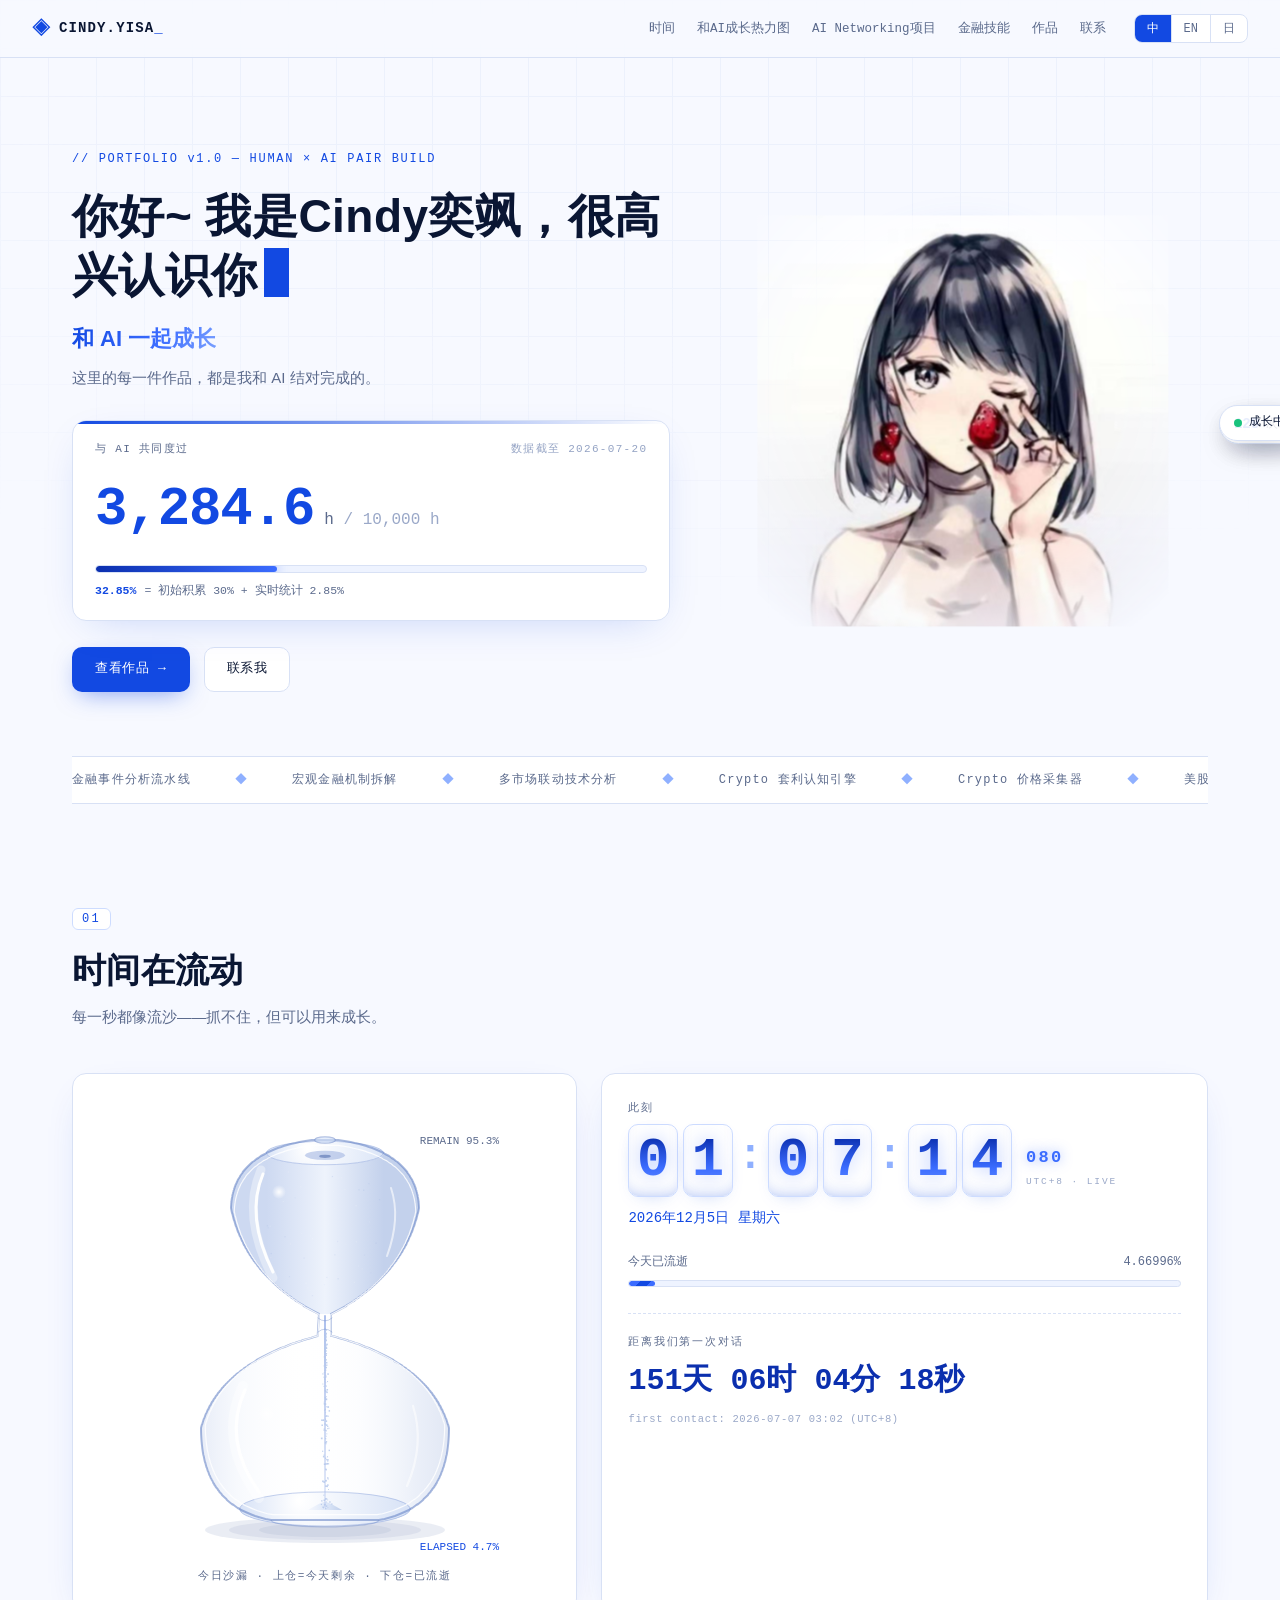
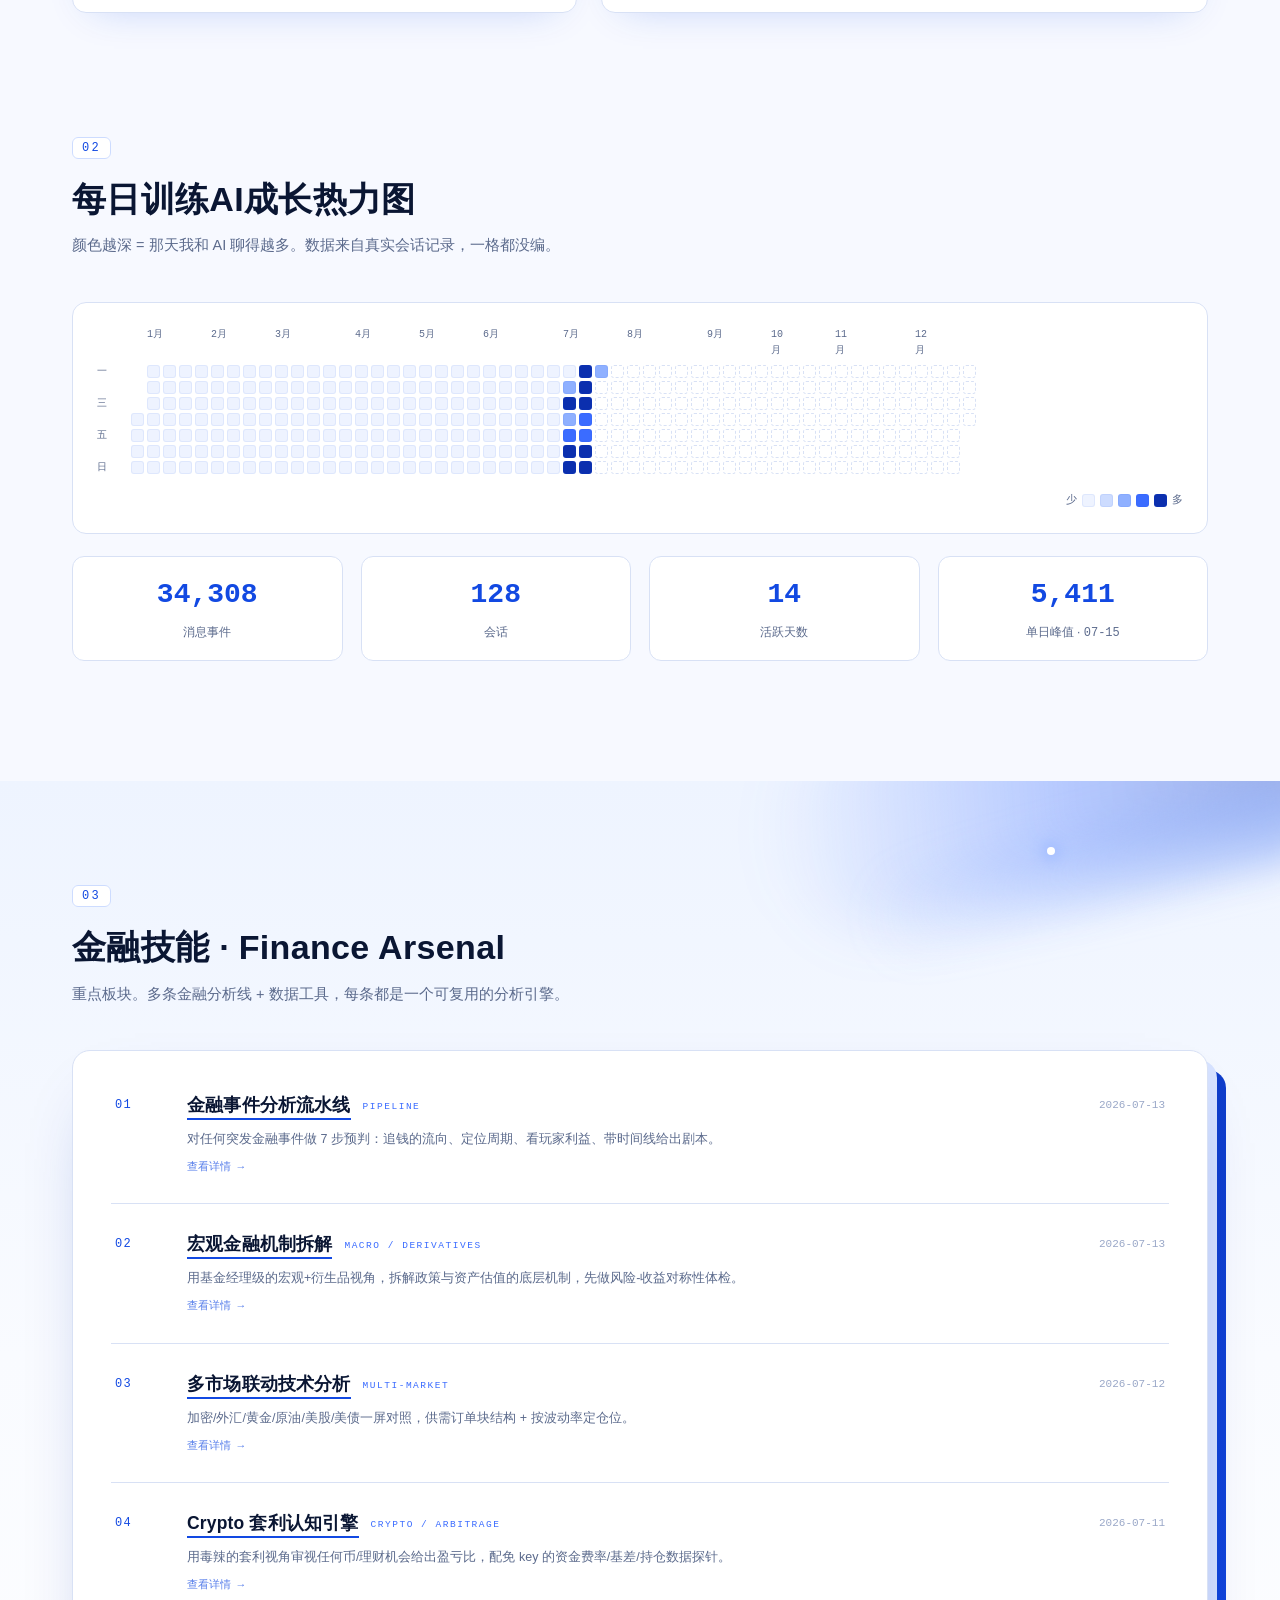
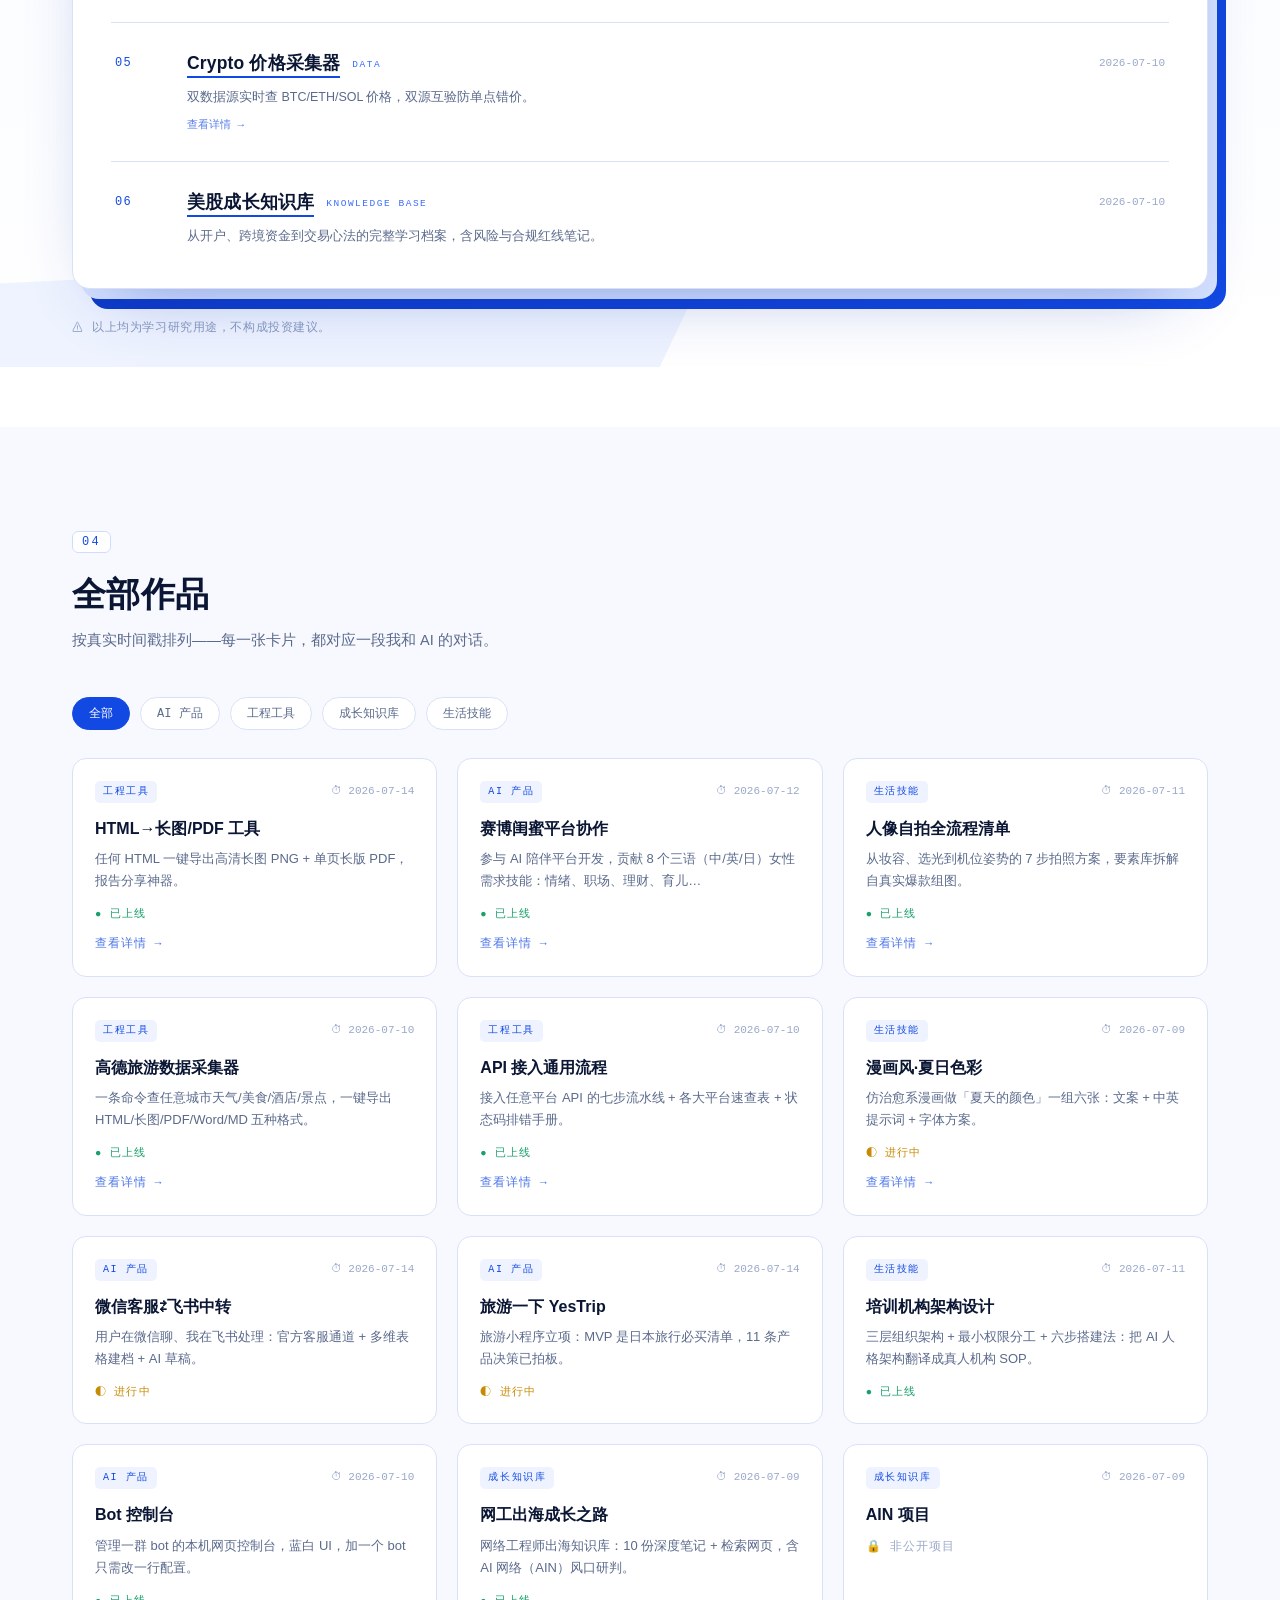
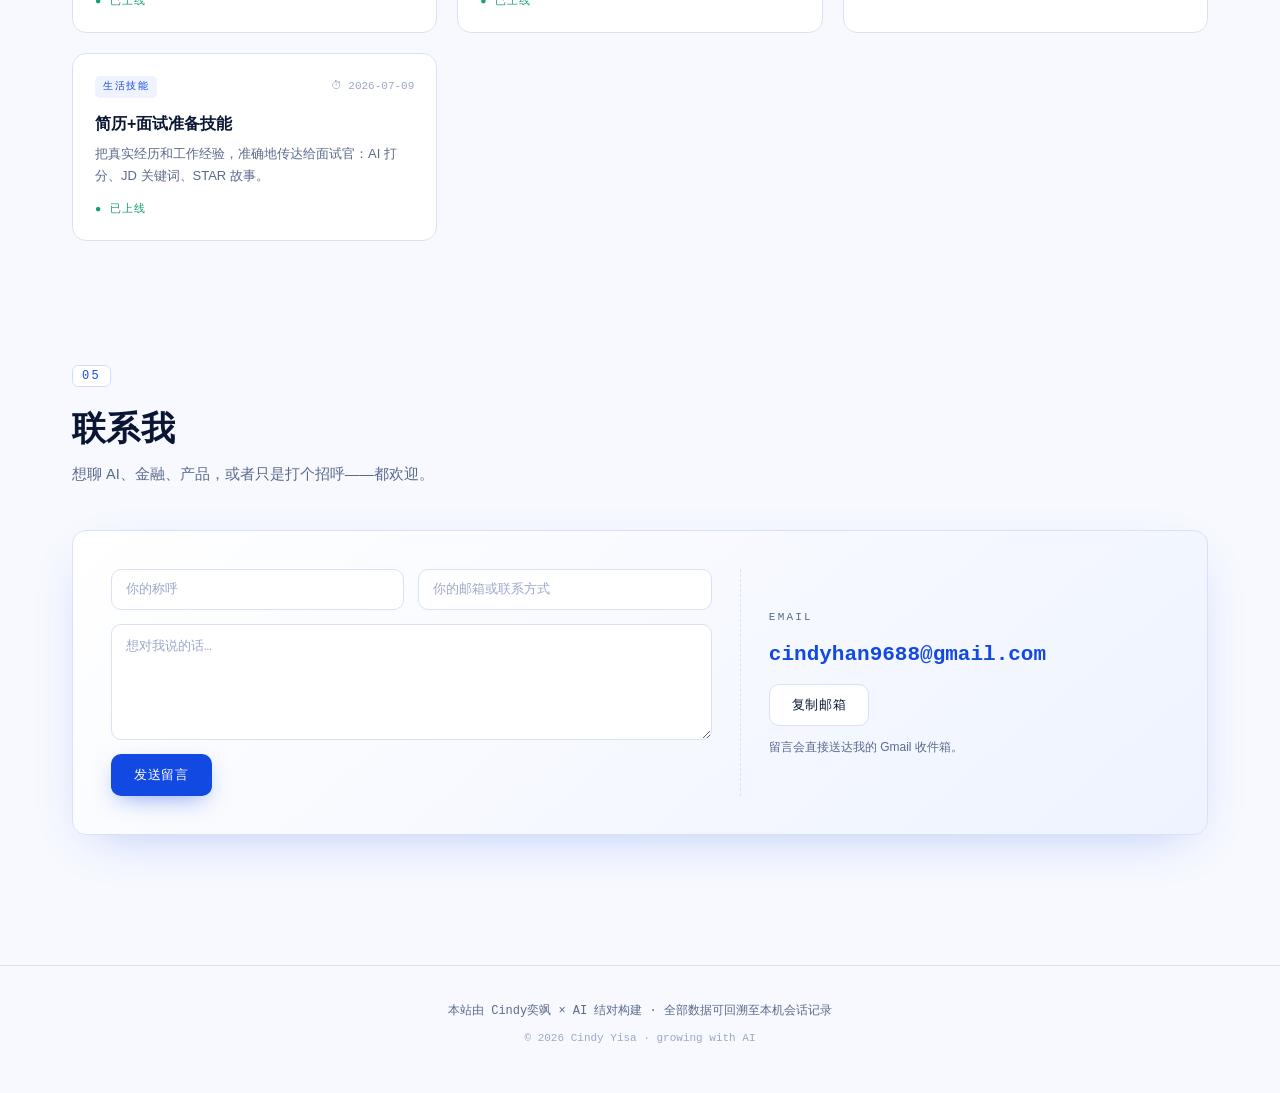
<file: index.html>
<!DOCTYPE html>
<html lang="zh-CN">
<head>
<meta charset="UTF-8">
<meta name="viewport" content="width=device-width, initial-scale=1.0">
<title>Cindy奕飒 · 和 AI 一起成长 | Growing with AI</title>
<meta name="description" content="Cindy奕飒的个人作品集 — 和 AI 一起成长的 10000 小时之路。Personal portfolio of Cindy Yisa, pair-built with AI.">
<link rel="icon" href="data:image/svg+xml,<svg xmlns='http://www.w3.org/2000/svg' viewBox='0 0 100 100'><text y='.9em' font-size='90'>🍓</text></svg>">
<link rel="stylesheet" href="style.css">
</head>
<body>

<div class="grid-bg" aria-hidden="true"></div>
<div class="scroll-progress" id="scrollProgress" aria-hidden="true"></div>

<!-- ============ NAV ============ -->
<nav class="nav">
  <a class="brand" href="#top">
    <span class="brand-mark">◈</span>
    <span class="brand-text mono">CINDY.YISA<span class="blink">_</span></span>
  </a>
  <div class="nav-links mono">
    <a href="#time" data-i18n="nav.time">时间</a>
    <a href="#heatmap" data-i18n="nav.heatmap">和AI成长热力图</a>
    <a href="work/ai-networking.html" data-i18n="nav.ain">AI Networking项目</a>
    <a href="#finance" data-i18n="nav.finance">金融技能</a>
    <a href="#projects" data-i18n="nav.projects">作品</a>
    <a href="#contact" data-i18n="nav.contact">联系</a>
  </div>
  <div class="lang-switch mono" role="group" aria-label="language">
    <button data-lang="zh" class="active">中</button>
    <button data-lang="en">EN</button>
    <button data-lang="ja">日</button>
  </div>
</nav>

<!-- ============ HERO ============ -->
<header class="hero" id="top">
  <div class="hero-grid">
    <div class="hero-text">
      <p class="kicker mono reveal">// PORTFOLIO v1.0 — HUMAN × AI PAIR BUILD</p>
      <h1 class="greeting reveal"><span id="typed"></span><span class="caret" aria-hidden="true"></span></h1>
      <p class="slogan reveal"><span class="slogan-line" data-i18n="hero.slogan">和 AI 一起成长</span></p>
      <p class="hero-sub reveal" data-i18n="hero.sub">这里的每一件作品，都是我和 AI 结对完成的。</p>

      <div class="hours-box reveal">
        <div class="hours-top mono">
          <span data-i18n="hours.label">与 AI 共同度过</span>
          <span class="hours-asof"><span data-i18n="hours.asof">数据截至</span> <span id="asofDate">2026-07-14</span></span>
        </div>
        <div class="hours-main">
          <span class="hours-num mono" id="hoursNum">0.0</span>
          <span class="hours-unit mono">h <em>/ 10,000 h</em></span>
        </div>
        <div class="hours-bar"><div class="hours-fill" id="hoursFill"></div></div>
        <div class="hours-foot mono">
          <span id="hoursPct">0%</span>
          <span id="hoursSplit"></span>
        </div>
      </div>

      <div class="hero-cta reveal">
        <a class="btn btn-primary mono" href="#projects" data-i18n="cta.works">查看作品 →</a>
        <a class="btn btn-ghost mono" href="#contact" data-i18n="cta.contact">联系我</a>
      </div>
    </div>

    <div class="hero-visual">
      <div class="tilt-scene" id="tiltScene">
        <div class="tilt-card" id="tiltCard">
          <div class="tilt-glow" aria-hidden="true"></div>
          <img class="tilt-img" src="assets/avatar.jpg" alt="Cindy奕飒 avatar illustration">
          <div class="orbit" aria-hidden="false">
            <div class="orb orb-1"><span class="orb-arm"><span class="tilt-chip mono"><b id="chipHours">3,117.8</b>h <span data-i18n="chip.together">同行</span></span></span></div>
            <div class="orb orb-2"><span class="orb-arm"><span class="tilt-chip mono"><b id="chipSessions">78</b> <span data-i18n="chip.talks">对话</span></span></span></div>
            <div class="orb orb-3"><span class="orb-arm"><span class="tilt-chip mono"><span class="dot-live"></span><span data-i18n="chip.growing">成长中</span></span></span></div>
          </div>
        </div>
      </div>
    </div>
  </div>

  <div class="ticker mono" aria-hidden="true">
    <div class="ticker-track" id="tickerTrack"></div>
  </div>
</header>

<main>
<!-- ============ 01 TIME ============ -->
<section class="section" id="time">
  <div class="section-head reveal">
    <span class="sec-no mono">01</span>
    <h2 data-i18n="time.title">时间在流动</h2>
    <p class="sec-sub" data-i18n="time.sub">每一秒都像流沙——抓不住，但可以用来成长。</p>
  </div>
  <div class="time-grid">
    <div class="time-card sand-card reveal">
      <canvas id="sandCanvas" width="360" height="460" aria-label="today hourglass animation"></canvas>
      <div class="sand-caption mono" data-i18n="time.sand">今日沙漏 · 按今天已流逝的时间实时漏沙</div>
    </div>
    <div class="time-card clock-card reveal">
      <div class="clock-label mono" data-i18n="time.now">此刻</div>
      <div class="clock-shell">
        <div class="clock-big mono" id="clockBig">00:00:00</div>
        <div class="clock-sub mono"><span id="clockMs">000</span><span class="clock-tz">UTC+8 · LIVE</span></div>
      </div>
      <div class="clock-date mono" id="clockDate">—</div>
      <div class="day-flow">
        <div class="day-flow-top mono"><span data-i18n="time.today">今天已流逝</span><span id="dayPct">0.000000%</span></div>
        <div class="day-bar"><div class="day-fill" id="dayFill"></div></div>
      </div>
      <div class="since-box">
        <div class="clock-label mono" data-i18n="time.since">距离我们第一次对话</div>
        <div class="since-big mono" id="sinceBig">—</div>
        <div class="since-src mono">first contact: 2026-07-07 03:02 (UTC+8)</div>
      </div>
    </div>
  </div>
</section>

<!-- ============ 02 HEATMAP ============ -->
<section class="section" id="heatmap">
  <div class="section-head reveal">
    <span class="sec-no mono">02</span>
    <h2 data-i18n="hm.title">每日训练AI成长热力图</h2>
    <p class="sec-sub" data-i18n="hm.sub">颜色越深 = 那天我和 AI 聊得越多。数据来自真实会话记录，一格都没编。</p>
  </div>
  <div class="hm-wrap reveal">
    <div class="hm-scroll">
      <div class="hm-months mono" id="hmMonths"></div>
      <div class="hm-body">
        <div class="hm-days mono" id="hmDays"></div>
        <div class="hm-grid" id="hmGrid"></div>
      </div>
    </div>
    <div class="hm-legend mono">
      <span data-i18n="hm.less">少</span>
      <i class="cell l0"></i><i class="cell l1"></i><i class="cell l2"></i><i class="cell l3"></i><i class="cell l4"></i>
      <span data-i18n="hm.more">多</span>
    </div>
  </div>
  <div class="stat-row reveal">
    <div class="stat"><b class="mono" id="stEvents">15,353</b><span data-i18n="st.events">消息事件</span></div>
    <div class="stat"><b class="mono" id="stSessions">78</b><span data-i18n="st.sessions">会话</span></div>
    <div class="stat"><b class="mono" id="stDays">8</b><span data-i18n="st.days">活跃天数</span></div>
    <div class="stat"><b class="mono" id="stPeak">2,727</b><span><span data-i18n="st.peak">单日峰值</span> · <span id="stPeakDate" class="mono">07-08</span></span></div>
  </div>
  <div class="hm-tip mono" id="hmTip" role="tooltip"></div>
</section>

<!-- ============ 03 FINANCE (featured) ============ -->
<section class="section section-fin deco-b" id="finance">
  <div class="fin-deco" aria-hidden="true">
    <span class="fd-beam1"></span><span class="fd-beam2"></span><span class="fd-star"></span>
    <span class="fd-dots"></span>
    <svg class="fd-chart" width="340" height="200" viewBox="0 0 340 200" fill="none">
      <defs><linearGradient id="fdg" x1="0" y1="0" x2="0" y2="1"><stop stop-color="#3b6cff"/><stop offset="1" stop-color="#3b6cff" stop-opacity="0"/></linearGradient></defs>
      <path d="M0 168 L42 144 L84 154 L126 104 L168 118 L210 68 L252 84 L294 34 L340 46 L340 200 L0 200Z" fill="url(#fdg)" opacity=".22"/>
      <path d="M0 168 L42 144 L84 154 L126 104 L168 118 L210 68 L252 84 L294 34 L340 46" stroke="#1249e2" stroke-width="2.4" stroke-linejoin="round"/>
      <circle cx="294" cy="34" r="5" fill="#3b6cff"/><circle cx="294" cy="34" r="11" fill="#3b6cff" opacity=".22"/>
    </svg>
  </div>
  <div class="section-head reveal">
    <span class="sec-no mono">03</span>
    <h2 data-i18n="fin.title">金融技能 · Finance Arsenal</h2>
    <p class="sec-sub" data-i18n="fin.sub">重点板块。多条金融分析线 + 数据工具，每条都是一个可复用的分析引擎。</p>
  </div>
  <div class="fin-stack reveal">
    <div class="fin-sheet" id="finGrid"></div>
  </div>
  <p class="fin-note mono reveal" data-i18n="fin.note">⚠ 以上均为学习研究用途，不构成投资建议。</p>
</section>

<!-- ============ 04 PROJECTS ============ -->
<section class="section" id="projects">
  <div class="section-head reveal">
    <span class="sec-no mono">04</span>
    <h2 data-i18n="pj.title">全部作品</h2>
    <p class="sec-sub" data-i18n="pj.sub">按真实时间戳排列——每一张卡片，都对应一段我和 AI 的对话。</p>
  </div>
  <div class="pj-filter mono" id="pjFilter"></div>
  <div class="pj-grid" id="pjGrid"></div>
</section>

<!-- ============ 05 CONTACT ============ -->
<section class="section" id="contact">
  <div class="section-head reveal">
    <span class="sec-no mono">05</span>
    <h2 data-i18n="ct.title">联系我</h2>
    <p class="sec-sub" data-i18n="ct.sub">想聊 AI、金融、产品，或者只是打个招呼——都欢迎。</p>
  </div>
  <div class="contact-wrap reveal">
    <form class="contact-form" id="msgForm" autocomplete="off">
      <div class="cf-row">
        <input class="cf-input mono" type="text" name="name" id="cfName" required maxlength="60" placeholder="你的称呼">
        <input class="cf-input mono" type="text" name="reply_to" id="cfReply" required maxlength="120" placeholder="你的邮箱或联系方式">
      </div>
      <textarea class="cf-input mono" name="message" id="cfMsg" rows="6" required maxlength="2000" placeholder="想对我说的话…"></textarea>
      <input type="text" name="_honey" style="display:none" tabindex="-1" autocomplete="off">
      <div class="cf-foot">
        <button class="btn btn-primary mono" type="submit" id="cfSend" data-i18n="ct.send">发送留言</button>
        <span class="cf-status mono" id="cfStatus"></span>
      </div>
    </form>
    <div class="contact-side">
      <span class="mono contact-label">EMAIL</span>
      <a class="mono contact-addr" href="mailto:cindyhan9688@gmail.com">cindyhan9688@gmail.com</a>
      <button class="btn btn-ghost mono" id="copyMail" data-i18n="ct.copy">复制邮箱</button>
      <p class="cf-note" data-i18n="ct.note">留言会直接送达我的 Gmail 收件箱。</p>
    </div>
  </div>
</section>
</main>

<footer class="footer mono">
  <p><span data-i18n="ft.built">本站由 Cindy奕飒 × AI 结对构建</span> · <span data-i18n="ft.data">全部数据可回溯至本机会话记录</span></p>
  <p class="footer-dim">© 2026 Cindy Yisa · growing with AI</p>
</footer>

<script src="stats.js"></script>
<script src="app.js"></script>
</body>
</html>
</file>
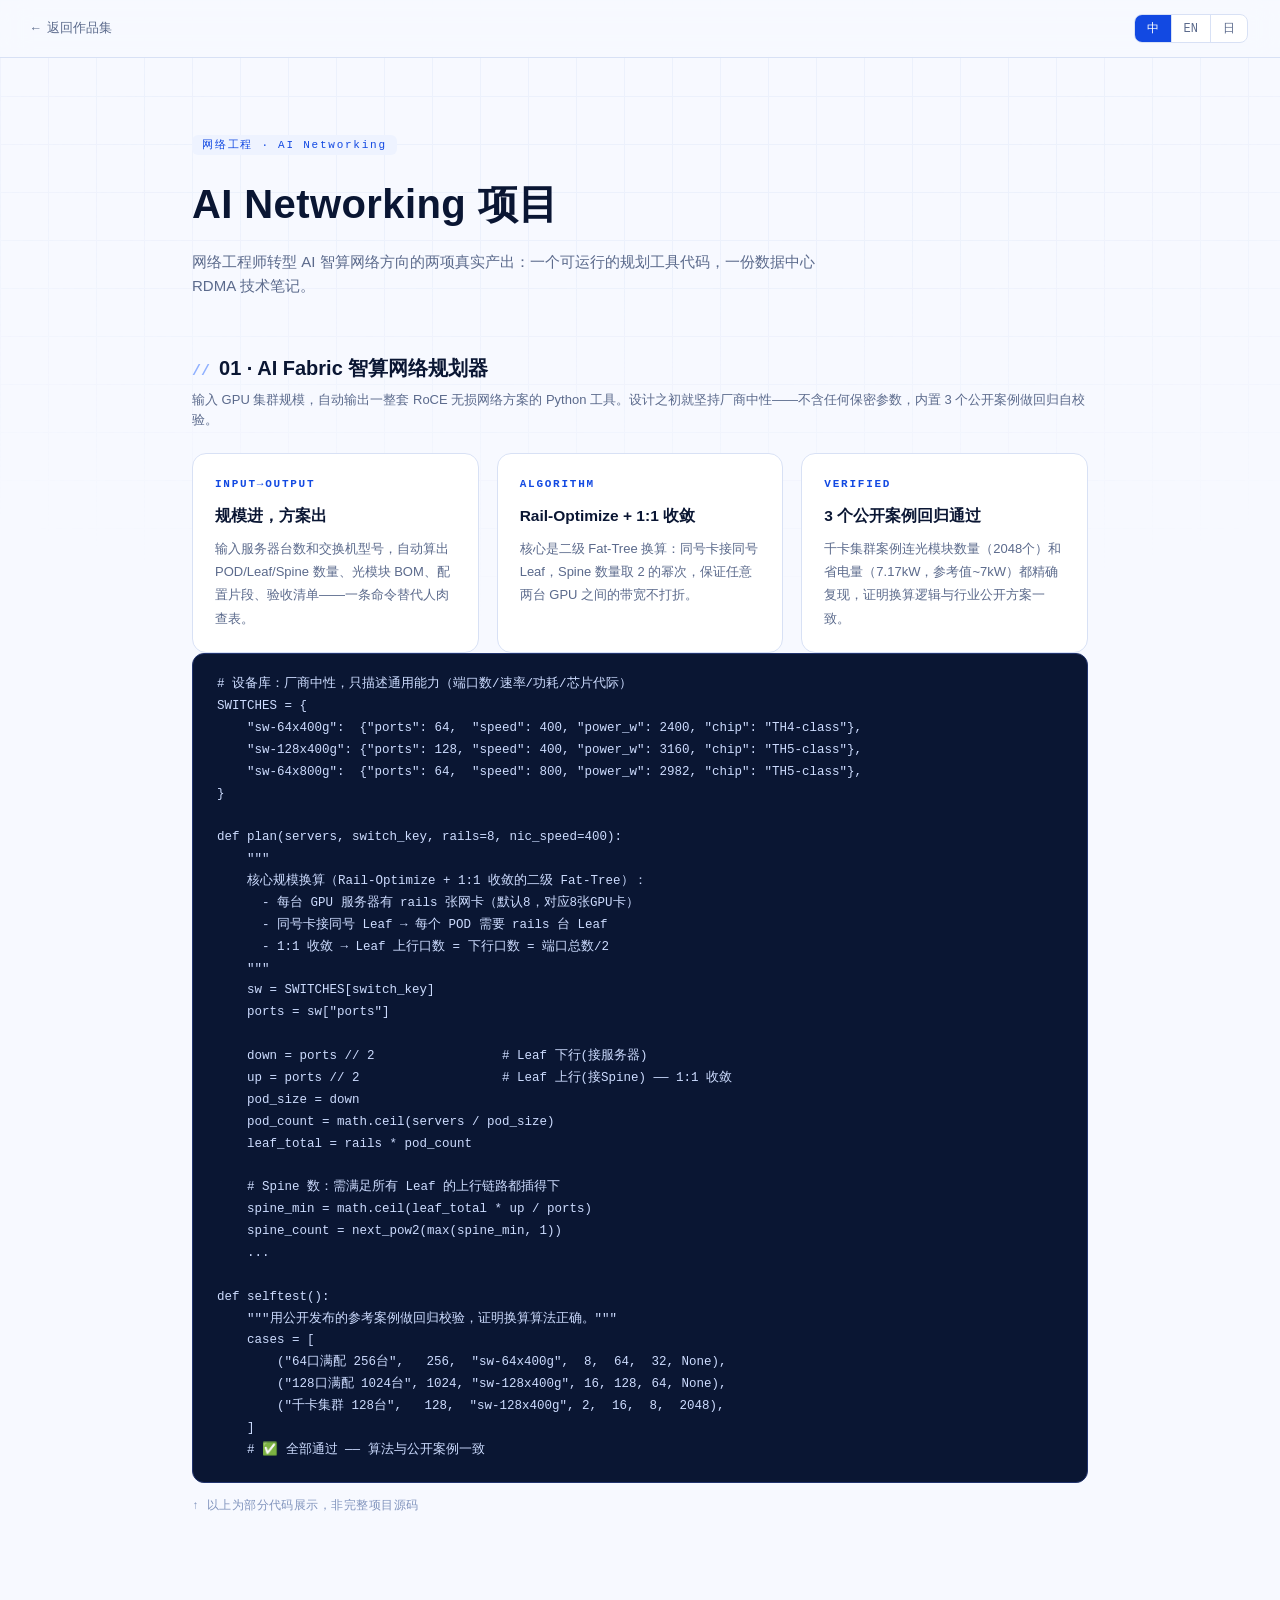
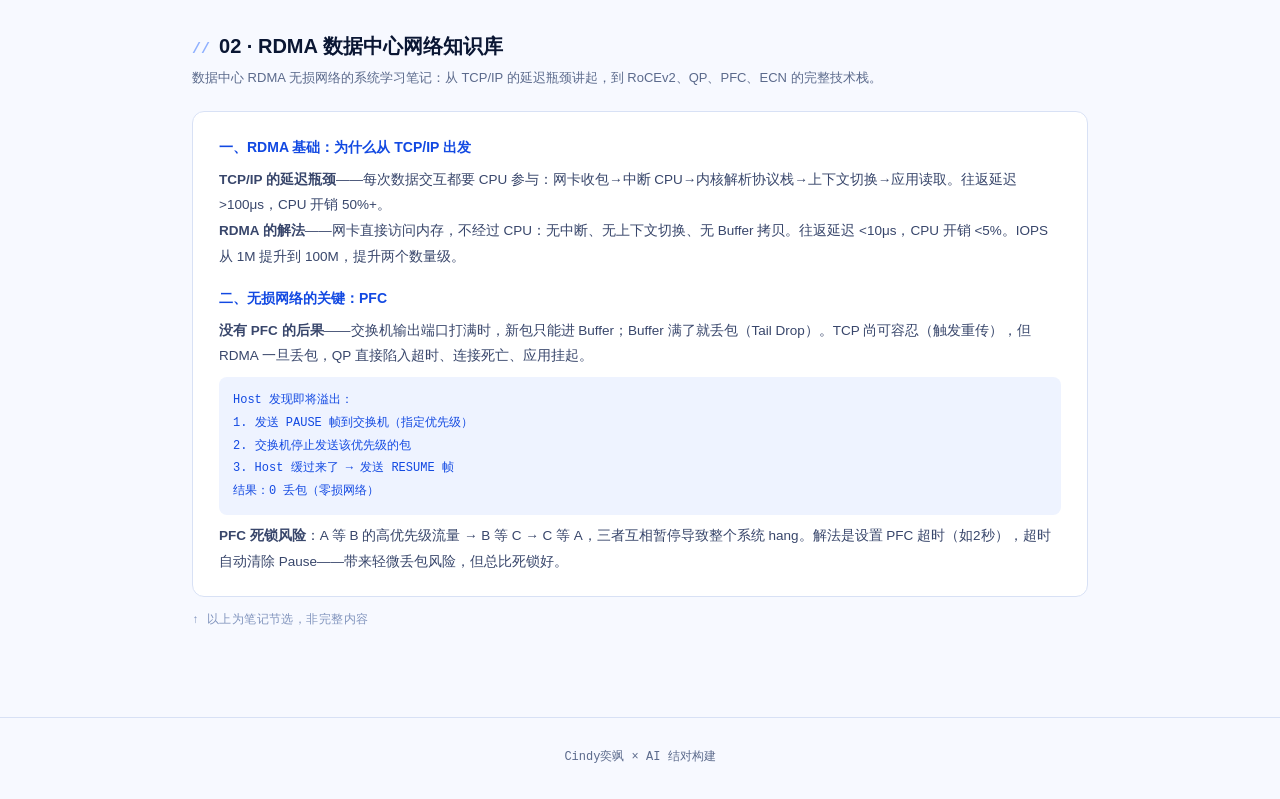
<file: work/ai-networking.html>
<!DOCTYPE html>
<html lang="zh-CN">
<head>
<meta charset="UTF-8">
<meta name="viewport" content="width=device-width, initial-scale=1.0">
<title>AI Networking 项目 · Cindy奕飒</title>
<link rel="icon" href="data:image/svg+xml,<svg xmlns='http://www.w3.org/2000/svg' viewBox='0 0 100 100'><text y='.9em' font-size='90'>🍓</text></svg>">
<link rel="stylesheet" href="../style.css">
<link rel="stylesheet" href="work.css">
<style>
.ain-code{
  background:#0a1633;border-radius:12px;padding:20px 24px;font-family:Consolas,'Courier New',monospace;
  font-size:12.5px;line-height:1.75;color:#cddcff;overflow-x:auto;border:1px solid #22346e;white-space:pre;
}
.ain-code .c{color:#7d9be8}
.ain-note{
  background:#fff;border:1px solid var(--line);border-radius:12px;padding:22px 26px;
  font-size:13.5px;line-height:1.9;color:#38466b;
}
.ain-note h4{color:var(--blue);font-size:14px;margin:16px 0 6px}
.ain-note h4:first-child{margin-top:0}
.ain-note pre{background:var(--tint1);border-radius:8px;padding:12px 14px;font-family:Consolas,monospace;font-size:12px;color:#1249e2;overflow-x:auto;margin:8px 0}
.ain-partial{
  display:inline-flex;align-items:center;gap:7px;margin-top:14px;font-family:Consolas,monospace;font-size:11.5px;
  color:#8194bd;letter-spacing:.04em;
}
.ain-board{margin-bottom:64px}
.ain-board:last-child{margin-bottom:0}
</style>
</head>
<body>
<div class="grid-bg" aria-hidden="true"></div>

<nav class="wnav">
  <a class="wback" href="../index.html" data-i18n="back">← 返回作品集</a>
  <div class="lang-switch mono" role="group" aria-label="language">
    <button data-lang="zh" class="active">中</button>
    <button data-lang="en">EN</button>
    <button data-lang="ja">日</button>
  </div>
</nav>

<header class="whero">
  <span class="wtag" data-i18n="tag">网络工程 · AI Networking</span>
  <h1 class="wtitle" data-i18n="title">AI Networking 项目</h1>
  <p class="wlead" data-i18n="lead">网络工程师转型 AI 智算网络方向的两项真实产出：一个可运行的规划工具代码，一份数据中心 RDMA 技术笔记。</p>
</header>

<section class="wsec ain-board">
  <h2 data-i18n="b1title">01 · AI Fabric 智算网络规划器</h2>
  <p class="wsec-sub" data-i18n="b1sub">输入 GPU 集群规模，自动输出一整套 RoCE 无损网络方案的 Python 工具。设计之初就坚持厂商中性——不含任何保密参数，内置 3 个公开案例做回归自校验。</p>
  <div class="think-grid">
    <div class="think-card"><b>INPUT→OUTPUT</b><h3 data-i18n="b1w1h">规模进，方案出</h3><p data-i18n="b1w1p">输入服务器台数和交换机型号，自动算出 POD/Leaf/Spine 数量、光模块 BOM、配置片段、验收清单——一条命令替代人肉查表。</p></div>
    <div class="think-card"><b>ALGORITHM</b><h3 data-i18n="b1w2h">Rail-Optimize + 1:1 收敛</h3><p data-i18n="b1w2p">核心是二级 Fat-Tree 换算：同号卡接同号 Leaf，Spine 数量取 2 的幂次，保证任意两台 GPU 之间的带宽不打折。</p></div>
    <div class="think-card"><b>VERIFIED</b><h3 data-i18n="b1w3h">3 个公开案例回归通过</h3><p data-i18n="b1w3p">千卡集群案例连光模块数量（2048个）和省电量（7.17kW，参考值~7kW）都精确复现，证明换算逻辑与行业公开方案一致。</p></div>
  </div>
  <div class="ain-code" id="ainCode1"></div>
  <div class="ain-partial" id="ainPartial1"></div>
</section>

<section class="wsec ain-board">
  <h2 data-i18n="b2title">02 · RDMA 数据中心网络知识库</h2>
  <p class="wsec-sub" data-i18n="b2sub">数据中心 RDMA 无损网络的系统学习笔记：从 TCP/IP 的延迟瓶颈讲起，到 RoCEv2、QP、PFC、ECN 的完整技术栈。</p>
  <div class="ain-note" id="ainNote"></div>
  <div class="ain-partial" id="ainPartial2"></div>
</section>

<footer class="wfoot"><span data-i18n="foot">Cindy奕飒 × AI 结对构建</span></footer>

<script>
const CODE1 = `# 设备库：厂商中性，只描述通用能力（端口数/速率/功耗/芯片代际）
SWITCHES = {
    "sw-64x400g":  {"ports": 64,  "speed": 400, "power_w": 2400, "chip": "TH4-class"},
    "sw-128x400g": {"ports": 128, "speed": 400, "power_w": 3160, "chip": "TH5-class"},
    "sw-64x800g":  {"ports": 64,  "speed": 800, "power_w": 2982, "chip": "TH5-class"},
}

def plan(servers, switch_key, rails=8, nic_speed=400):
    """
    核心规模换算（Rail-Optimize + 1:1 收敛的二级 Fat-Tree）：
      - 每台 GPU 服务器有 rails 张网卡（默认8，对应8张GPU卡）
      - 同号卡接同号 Leaf → 每个 POD 需要 rails 台 Leaf
      - 1:1 收敛 → Leaf 上行口数 = 下行口数 = 端口总数/2
    """
    sw = SWITCHES[switch_key]
    ports = sw["ports"]

    down = ports // 2                 # Leaf 下行(接服务器)
    up = ports // 2                   # Leaf 上行(接Spine) —— 1:1 收敛
    pod_size = down
    pod_count = math.ceil(servers / pod_size)
    leaf_total = rails * pod_count

    # Spine 数：需满足所有 Leaf 的上行链路都插得下
    spine_min = math.ceil(leaf_total * up / ports)
    spine_count = next_pow2(max(spine_min, 1))
    ...

def selftest():
    """用公开发布的参考案例做回归校验，证明换算算法正确。"""
    cases = [
        ("64口满配 256台",   256,  "sw-64x400g",  8,  64,  32, None),
        ("128口满配 1024台", 1024, "sw-128x400g", 16, 128, 64, None),
        ("千卡集群 128台",   128,  "sw-128x400g", 2,  16,  8,  2048),
    ]
    # ✅ 全部通过 —— 算法与公开案例一致`;
document.getElementById("ainCode1").textContent = CODE1;

const NOTE_ZH = `<h4>一、RDMA 基础：为什么从 TCP/IP 出发</h4>
<p><b>TCP/IP 的延迟瓶颈</b>——每次数据交互都要 CPU 参与：网卡收包→中断 CPU→内核解析协议栈→上下文切换→应用读取。往返延迟 &gt;100μs，CPU 开销 50%+。</p>
<p><b>RDMA 的解法</b>——网卡直接访问内存，不经过 CPU：无中断、无上下文切换、无 Buffer 拷贝。往返延迟 &lt;10μs，CPU 开销 &lt;5%。IOPS 从 1M 提升到 100M，提升两个数量级。</p>
<h4>二、无损网络的关键：PFC</h4>
<p><b>没有 PFC 的后果</b>——交换机输出端口打满时，新包只能进 Buffer；Buffer 满了就丢包（Tail Drop）。TCP 尚可容忍（触发重传），但 RDMA 一旦丢包，QP 直接陷入超时、连接死亡、应用挂起。</p>
<pre>Host 发现即将溢出：
1. 发送 PAUSE 帧到交换机（指定优先级）
2. 交换机停止发送该优先级的包
3. Host 缓过来了 → 发送 RESUME 帧
结果：0 丢包（零损网络）</pre>
<p><b>PFC 死锁风险</b>：A 等 B 的高优先级流量 → B 等 C → C 等 A，三者互相暂停导致整个系统 hang。解法是设置 PFC 超时（如2秒），超时自动清除 Pause——带来轻微丢包风险，但总比死锁好。</p>`;

const NOTE_EN = `<h4>1. RDMA Basics: Starting from the TCP/IP Bottleneck</h4>
<p><b>TCP/IP's latency problem</b> — every exchange needs the CPU: NIC receives → interrupts CPU → kernel parses the protocol stack → context switch → app reads. Round-trip latency &gt;100μs, CPU overhead 50%+.</p>
<p><b>RDMA's answer</b> — the NIC accesses memory directly, bypassing the CPU entirely: no interrupts, no context switches, no buffer copies. Round-trip latency &lt;10μs, CPU overhead &lt;5%. IOPS jumps from 1M to 100M — two orders of magnitude.</p>
<h4>2. The Key to Lossless Networking: PFC</h4>
<p><b>Without PFC</b> — when a switch's output port saturates, new packets queue into the buffer; once full, packets get dropped (tail drop). TCP tolerates this (triggers retransmission), but RDMA can't: a dropped packet sends the QP into timeout, the connection dies, and the application hangs.</p>
<pre>Host detects imminent overflow:
1. Sends a PAUSE frame to the switch (per priority)
2. Switch stops sending that priority's traffic
3. Host recovers → sends a RESUME frame
Result: 0% packet loss (lossless network)</pre>
<p><b>PFC deadlock risk</b>: A waits on B's high-priority traffic → B waits on C → C waits on A — all three pause each other and the whole system hangs. The fix: set a PFC timeout (e.g. 2 seconds) that auto-clears the pause — a small risk of packet loss, but far better than a deadlock.</p>`;

const NOTE_JA = `<h4>一、RDMAの基礎：TCP/IPのボトルネックから</h4>
<p><b>TCP/IPの遅延問題</b>——毎回のやり取りにCPUが介入：NICが受信→CPU割込み→カーネルがプロトコルスタックを解析→コンテキストスイッチ→アプリが読み取り。往復遅延は100μs超、CPUオーバーヘッドは50%以上。</p>
<p><b>RDMAの解決策</b>——NICがCPUを経由せず直接メモリにアクセス：割込みなし、コンテキストスイッチなし、バッファコピーなし。往復遅延10μs未満、CPUオーバーヘッド5%未満。IOPSは100万から1億へ、2桁向上。</p>
<h4>二、ロスレスネットワークの鍵：PFC</h4>
<p><b>PFCがない場合</b>——スイッチの出力ポートが飽和すると新パケットはバッファへ、バッファが満杯になるとパケットが破棄される（Tail Drop）。TCPは許容できる（再送がトリガーされる）が、RDMAはパケットが1つ落ちるとQPがタイムアウトし、接続が切れ、アプリケーションがハングする。</p>
<pre>ホストが溢れそうと検知：
1. スイッチへPAUSEフレームを送信（優先度指定）
2. スイッチがその優先度のトラフィックを停止
3. ホストが回復 → RESUMEフレームを送信
結果：パケットロス0%（ロスレスネットワーク）</pre>
<p><b>PFCデッドロックのリスク</b>：AがBの高優先度トラフィックを待ち→BがCを待ち→CがAを待つ——3者が互いに一時停止し、システム全体がハングする。対策：PFCタイムアウト（例：2秒）を設定し自動的にPauseを解除——わずかなパケットロスのリスクはあるが、デッドロックよりはるかにまし。</p>`;

const W = {
  zh: { back:"← 返回作品集", tag:"网络工程 · AI Networking", title:"AI Networking 项目",
    lead:"网络工程师转型 AI 智算网络方向的两项真实产出：一个可运行的规划工具代码，一份数据中心 RDMA 技术笔记。",
    b1title:"01 · AI Fabric 智算网络规划器",
    b1sub:"输入 GPU 集群规模，自动输出一整套 RoCE 无损网络方案的 Python 工具。设计之初就坚持厂商中性——不含任何保密参数，内置 3 个公开案例做回归自校验。",
    b1w1h:"规模进，方案出", b1w1p:"输入服务器台数和交换机型号，自动算出 POD/Leaf/Spine 数量、光模块 BOM、配置片段、验收清单——一条命令替代人肉查表。",
    b1w2h:"Rail-Optimize + 1:1 收敛", b1w2p:"核心是二级 Fat-Tree 换算：同号卡接同号 Leaf，Spine 数量取 2 的幂次，保证任意两台 GPU 之间的带宽不打折。",
    b1w3h:"3 个公开案例回归通过", b1w3p:"千卡集群案例连光模块数量（2048个）和省电量（7.17kW，参考值~7kW）都精确复现，证明换算逻辑与行业公开方案一致。",
    partial1:"↑ 以上为部分代码展示，非完整项目源码",
    b2title:"02 · RDMA 数据中心网络知识库",
    b2sub:"数据中心 RDMA 无损网络的系统学习笔记：从 TCP/IP 的延迟瓶颈讲起，到 RoCEv2、QP、PFC、ECN 的完整技术栈。",
    partial2:"↑ 以上为笔记节选，非完整内容",
    foot:"Cindy奕飒 × AI 结对构建" },
  en: { back:"← Back to portfolio", tag:"NETWORKING · AI NETWORKING", title:"AI Networking Project",
    lead:"Two real deliverables from a network engineer moving into AI fabric networking: a runnable planning-tool codebase, and a data-center RDMA technical note.",
    b1title:"01 · AI Fabric Planner",
    b1sub:"A Python tool that turns a GPU cluster's scale into a full RoCE lossless-network plan. Designed vendor-neutral from day one — no confidential parameters, with 3 public reference cases built in for regression self-testing.",
    b1w1h:"Scale in, plan out", b1w1p:"Feed it a server count and switch model — it computes POD/Leaf/Spine counts, an optics BOM, config snippets and an acceptance checklist, replacing manual spreadsheet math with one command.",
    b1w2h:"Rail-Optimize + 1:1 oversubscription", b1w2p:"The core is a two-tier Fat-Tree calculation: same-numbered NICs connect to same-numbered Leaf switches, Spine count is always a power of 2, guaranteeing full bandwidth between any two GPUs.",
    b1w3h:"Regression-verified against 3 public cases", b1w3p:"The thousand-GPU case reproduces both the optics count (2,048) and power savings (7.17kW, vs. a ~7kW reference) exactly — proof the math matches published industry designs.",
    partial1:"↑ Partial code preview above — not the full project source",
    b2title:"02 · RDMA Data-Center Networking Notes",
    b2sub:"A systematic study of data-center RDMA lossless networking: starting from the TCP/IP latency bottleneck, through RoCEv2, Queue Pairs, PFC and ECN.",
    partial2:"↑ A partial excerpt above — not the complete notes",
    foot:"Built by Cindy Yisa × AI" },
  ja: { back:"← ポートフォリオへ戻る", tag:"ネットワーク工学 · AI Networking", title:"AI Networkingプロジェクト",
    lead:"ネットワークエンジニアからAI智算ネットワーク方向への転向で生まれた2つの実成果：実行可能な計画ツールのコードと、データセンターRDMA技術ノート。",
    b1title:"01 · AI Fabric プランナー",
    b1sub:"GPUクラスタの規模を入力すると、RoCEロスレスネットワークの完全なプランを自動出力するPythonツール。設計当初からベンダーニュートラル——非公開パラメータは一切含まず、3つの公開参考ケースで回帰自己検証を内蔵。",
    b1w1h:"規模を入れてプランを出す", b1w1p:"サーバー台数とスイッチ型番を入力すると、POD/Leaf/Spine数、光モジュールBOM、設定スニペット、受入チェックリストを自動算出——手計算をコマンド一つで置き換える。",
    b1w2h:"Rail-Optimize + 1:1収束", b1w2p:"核心は二段Fat-Tree換算：同番号のNICは同番号のLeafに接続、Spine数は常に2の冪乗、どの2台のGPU間でも帯域が落ちないことを保証。",
    b1w3h:"3つの公開ケースで回帰検証済み", b1w3p:"千枚GPUのケースでは光モジュール数（2,048個）と省電力量（7.17kW、参考値約7kW）を正確に再現——業界公開設計とロジックが一致することの証明。",
    partial1:"↑ 上記は部分的なコードプレビュー、完全なプロジェクトソースではありません",
    b2title:"02 · RDMAデータセンターネットワーク知識ベース",
    b2sub:"データセンターRDMAロスレスネットワークの体系的な学習ノート：TCP/IPの遅延ボトルネックから、RoCEv2、Queue Pair、PFC、ECNまでの完全な技術スタック。",
    partial2:"↑ 上記は一部抜粋、完全な内容ではありません",
    foot:"Cindy奕飒 × AI ペアで構築" }
};
let lang = localStorage.getItem("cindy-lang") || "zh";
const NOTES = { zh: NOTE_ZH, en: NOTE_EN, ja: NOTE_JA };
function apply(){
  document.documentElement.lang = lang === "zh" ? "zh-CN" : lang;
  document.querySelectorAll("[data-i18n]").forEach(el => { const v = W[lang][el.dataset.i18n]; if (v) el.textContent = v; });
  document.querySelectorAll(".lang-switch button").forEach(b => b.classList.toggle("active", b.dataset.lang === lang));
  document.getElementById("ainPartial1").textContent = W[lang].partial1;
  document.getElementById("ainPartial2").textContent = W[lang].partial2;
  document.getElementById("ainNote").innerHTML = NOTES[lang] || NOTES.zh;
}
document.querySelectorAll(".lang-switch button").forEach(b => b.addEventListener("click", () => {
  lang = b.dataset.lang; localStorage.setItem("cindy-lang", lang); apply();
}));
apply();
addEventListener("pointerdown", e => {
  for (let i = 0; i < 12; i++){
    const berry = i % 3 === 0;
    const el = document.createElement("span");
    el.className = "bp " + (berry ? "bp-berry" : "bp-spark");
    if (berry) el.textContent = "🍓";
    el.style.left = e.clientX + "px"; el.style.top = e.clientY + "px";
    document.body.appendChild(el);
    const a = Math.random() * Math.PI * 2, d = 40 + Math.random() * 75;
    el.animate([
      { transform: "translate(-50%,-50%) scale(1)", opacity: 1 },
      { transform: `translate(calc(-50% + ${Math.cos(a)*d}px), calc(-50% + ${Math.sin(a)*d + 46}px)) scale(${berry ? 1.15 : 0.35})`, opacity: 0 }
    ], { duration: 650 + Math.random() * 450, easing: "cubic-bezier(.16,.8,.3,1)" }).onfinish = () => el.remove();
  }
});
</script>
</body>
</html>
</file>
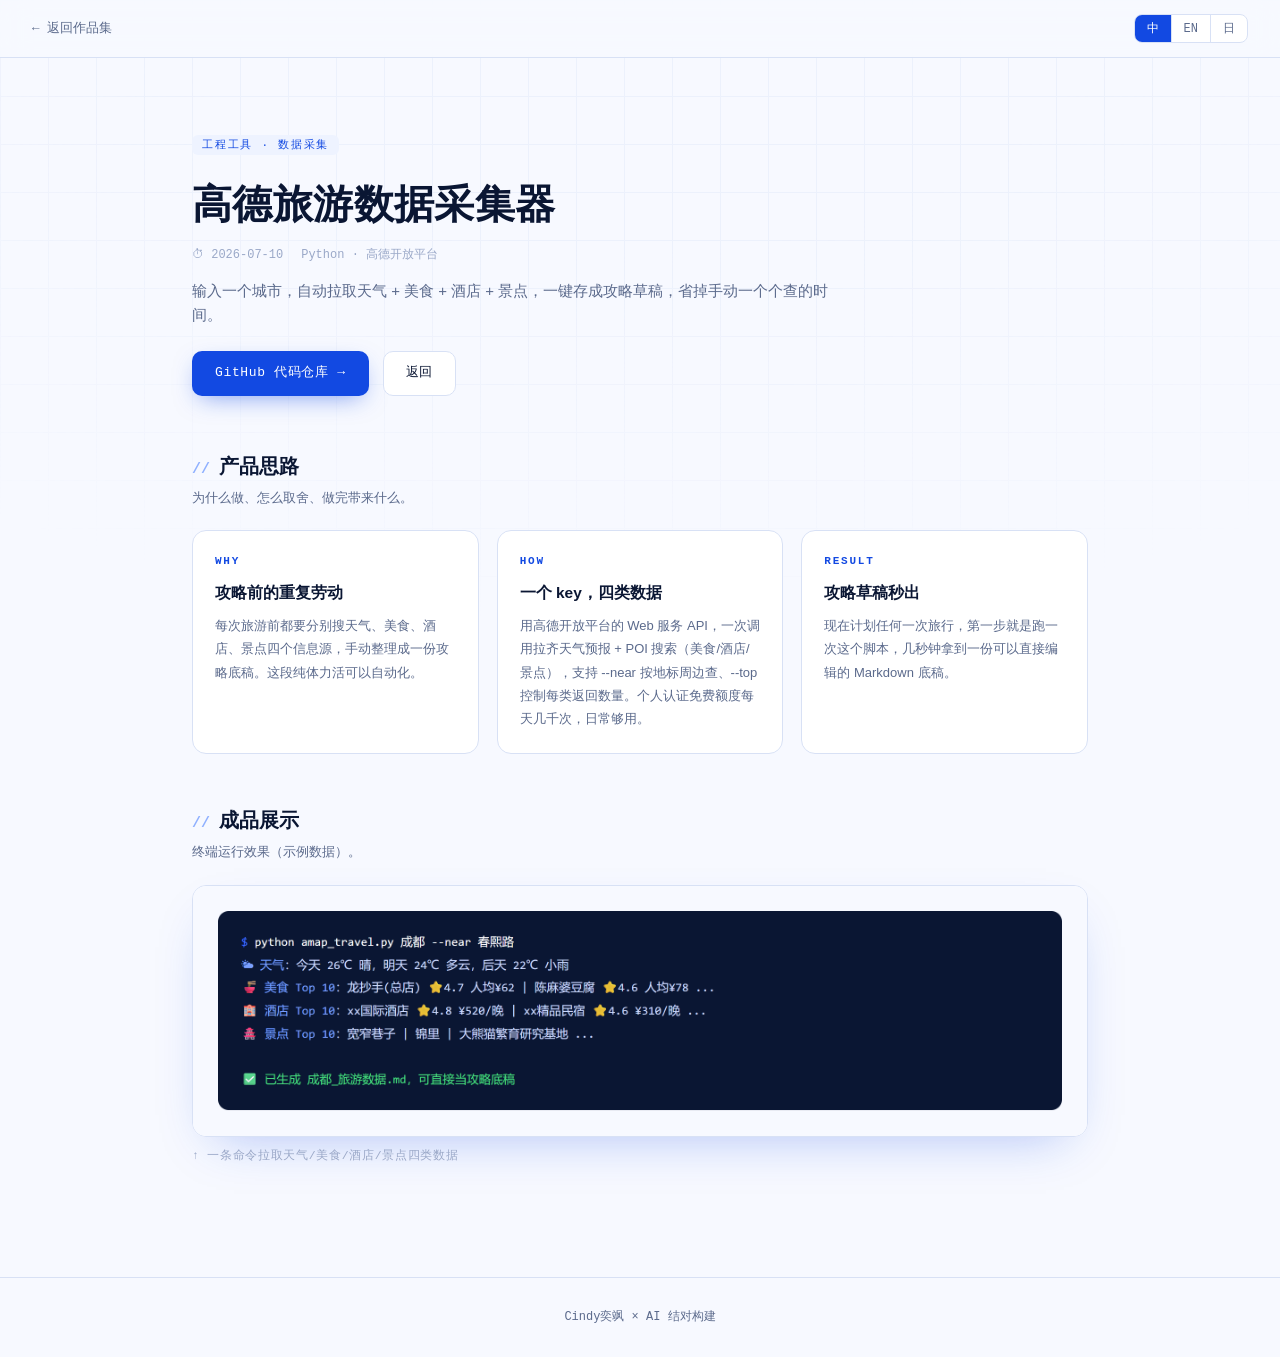
<file: work/amap-travel.html>
<!DOCTYPE html>
<html lang="zh-CN">
<head>
<meta charset="UTF-8">
<meta name="viewport" content="width=device-width, initial-scale=1.0">
<title>高德旅游数据采集器 · Cindy奕飒</title>
<link rel="icon" href="data:image/svg+xml,<svg xmlns='http://www.w3.org/2000/svg' viewBox='0 0 100 100'><text y='.9em' font-size='90'>🍓</text></svg>">
<link rel="stylesheet" href="../style.css">
<link rel="stylesheet" href="work.css">
</head>
<body>
<div class="grid-bg" aria-hidden="true"></div>

<nav class="wnav">
  <a class="wback" href="../index.html#projects" data-i18n="back">← 返回作品集</a>
  <div class="lang-switch mono" role="group" aria-label="language">
    <button data-lang="zh" class="active">中</button>
    <button data-lang="en">EN</button>
    <button data-lang="ja">日</button>
  </div>
</nav>

<header class="whero">
  <span class="wtag" data-i18n="tag">工程工具 · 数据采集</span>
  <h1 class="wtitle" data-i18n="title">高德旅游数据采集器</h1>
  <div class="wmeta"><span>⏱ 2026-07-10</span><span>Python · 高德开放平台</span></div>
  <p class="wlead" data-i18n="lead">输入一个城市，自动拉取天气 + 美食 + 酒店 + 景点，一键存成攻略草稿，省掉手动一个个查的时间。</p>
  <div class="wbtns">
    <a class="btn btn-primary mono" href="https://github.com/cindyhan9688-cyber/amap-travel-tool" target="_blank" rel="noopener" data-i18n="repo">GitHub 代码仓库 →</a>
    <a class="btn btn-ghost mono" href="../index.html#projects" data-i18n="back2">返回</a>
  </div>
</header>

<section class="wsec">
  <h2 data-i18n="t1">产品思路</h2>
  <p class="wsec-sub" data-i18n="t1sub">为什么做、怎么取舍、做完带来什么。</p>
  <div class="think-grid">
    <div class="think-card"><b>WHY</b><h3 data-i18n="w1h">攻略前的重复劳动</h3><p data-i18n="w1p">每次旅游前都要分别搜天气、美食、酒店、景点四个信息源，手动整理成一份攻略底稿。这段纯体力活可以自动化。</p></div>
    <div class="think-card"><b>HOW</b><h3 data-i18n="w2h">一个 key，四类数据</h3><p data-i18n="w2p">用高德开放平台的 Web 服务 API，一次调用拉齐天气预报 + POI 搜索（美食/酒店/景点），支持 --near 按地标周边查、--top 控制每类返回数量。个人认证免费额度每天几千次，日常够用。</p></div>
    <div class="think-card"><b>RESULT</b><h3 data-i18n="w3h">攻略草稿秒出</h3><p data-i18n="w3p">现在计划任何一次旅行，第一步就是跑一次这个脚本，几秒钟拿到一份可以直接编辑的 Markdown 底稿。</p></div>
  </div>
</section>

<section class="wsec">
  <h2 data-i18n="t2">成品展示</h2>
  <p class="wsec-sub" data-i18n="t2sub">终端运行效果（示例数据）。</p>
  <figure class="shot">
    <img id="amapImg" src="../assets/work/amap-travel-ui.png" alt="amap travel tool output" loading="lazy">
    <figcaption data-i18n="cap1">↑ 一条命令拉取天气/美食/酒店/景点四类数据</figcaption>
  </figure>
</section>

<footer class="wfoot"><span data-i18n="foot">Cindy奕飒 × AI 结对构建</span></footer>

<script>
const W = {
  zh: { back:"← 返回作品集", back2:"返回", tag:"工程工具 · 数据采集", title:"高德旅游数据采集器", repo:"GitHub 代码仓库 →",
    lead:"输入一个城市，自动拉取天气 + 美食 + 酒店 + 景点，一键存成攻略草稿，省掉手动一个个查的时间。",
    t1:"产品思路", t1sub:"为什么做、怎么取舍、做完带来什么。",
    w1h:"攻略前的重复劳动", w1p:"每次旅游前都要分别搜天气、美食、酒店、景点四个信息源，手动整理成一份攻略底稿。这段纯体力活可以自动化。",
    w2h:"一个 key，四类数据", w2p:"用高德开放平台的 Web 服务 API，一次调用拉齐天气预报 + POI 搜索（美食/酒店/景点），支持 --near 按地标周边查、--top 控制每类返回数量。个人认证免费额度每天几千次，日常够用。",
    w3h:"攻略草稿秒出", w3p:"现在计划任何一次旅行，第一步就是跑一次这个脚本，几秒钟拿到一份可以直接编辑的 Markdown 底稿。",
    t2:"成品展示", t2sub:"终端运行效果（示例数据）。",
    cap1:"↑ 一条命令拉取天气/美食/酒店/景点四类数据",
    foot:"Cindy奕飒 × AI 结对构建" },
  en: { back:"← Back to portfolio", back2:"Back", tag:"TOOL · DATA COLLECTION", title:"Amap Travel Collector", repo:"GitHub repository →",
    lead:"Type in a city, auto-pull weather + food + hotels + attractions, save it as a travel-guide draft in one click.",
    t1:"Product Thinking", t1sub:"Why it exists, the trade-offs, what it changed.",
    w1h:"Repetitive pre-trip research", w1p:"Every trip meant separately searching weather, food, hotels and attractions, then manually compiling a draft. That's pure grunt work worth automating.",
    w2h:"One key, four data types", w2p:"Uses Amap's (Gaode) open platform Web Service API for weather + POI search (food/hotels/attractions) in one call, with --near for landmark-radius search and --top to control result count per category. Free tier covers thousands of calls/day.",
    w3h:"Instant travel-guide draft", w3p:"Now the first step for planning any trip: run this script, get an editable Markdown draft in seconds.",
    t2:"Output", t2sub:"Terminal run example (sample data).",
    cap1:"↑ One command pulls weather / food / hotels / attractions",
    foot:"Built by Cindy Yisa × AI" },
  ja: { back:"← ポートフォリオへ戻る", back2:"戻る", tag:"ツール · データ収集", title:"高徳旅行データコレクター", repo:"GitHubリポジトリ →",
    lead:"都市名を入力すると天気+グルメ+ホテル+観光地を自動取得、ワンクリックで旅行ガイドの下書きに。",
    t1:"プロダクト思考", t1sub:"なぜ作ったか、何を割り切ったか、何が変わったか。",
    w1h:"旅行前の反復作業", w1p:"旅行のたびに天気・グルメ・ホテル・観光地を別々に検索し、手作業で下書きにまとめていた。これは自動化できる単純作業。",
    w2h:"1つのキーで4種のデータ", w2p:"高徳（Amap）オープンプラットフォームのWebサービスAPIで天気予報+POI検索（グルメ/ホテル/観光地）を一括取得。--nearで地標周辺検索、--topで件数調整。個人認証の無料枠は1日数千回で十分。",
    w3h:"下書きが即座に完成", w3p:"今では旅行を計画する第一歩がこのスクリプトの実行。数秒で編集可能なMarkdown下書きが手に入る。",
    t2:"成果物", t2sub:"ターミナル実行例（サンプルデータ）。",
    cap1:"↑ コマンド一つで天気/グルメ/ホテル/観光地を取得",
    foot:"Cindy奕飒 × AI ペアで構築" }
};
let lang = localStorage.getItem("cindy-lang") || "zh";
const IMG = { zh:"../assets/work/amap-travel-ui.png", en:"../assets/work/amap-travel-ui-en.png", ja:"../assets/work/amap-travel-ui-ja.png" };
function apply(){
  document.documentElement.lang = lang === "zh" ? "zh-CN" : lang;
  document.querySelectorAll("[data-i18n]").forEach(el => { const v = W[lang][el.dataset.i18n]; if (v) el.textContent = v; });
  document.querySelectorAll(".lang-switch button").forEach(b => b.classList.toggle("active", b.dataset.lang === lang));
  const im = document.getElementById("amapImg");
  if (im){ im.onerror = () => { im.onerror = null; im.src = IMG.zh; }; im.src = IMG[lang] || IMG.zh; }
}
document.querySelectorAll(".lang-switch button").forEach(b => b.addEventListener("click", () => {
  lang = b.dataset.lang; localStorage.setItem("cindy-lang", lang); apply();
}));
apply();
addEventListener("pointerdown", e => {
  for (let i = 0; i < 12; i++){
    const berry = i % 3 === 0;
    const el = document.createElement("span");
    el.className = "bp " + (berry ? "bp-berry" : "bp-spark");
    if (berry) el.textContent = "🍓";
    el.style.left = e.clientX + "px"; el.style.top = e.clientY + "px";
    document.body.appendChild(el);
    const a = Math.random() * Math.PI * 2, d = 40 + Math.random() * 75;
    el.animate([
      { transform: "translate(-50%,-50%) scale(1)", opacity: 1 },
      { transform: `translate(calc(-50% + ${Math.cos(a)*d}px), calc(-50% + ${Math.sin(a)*d + 46}px)) scale(${berry ? 1.15 : 0.35})`, opacity: 0 }
    ], { duration: 650 + Math.random() * 450, easing: "cubic-bezier(.16,.8,.3,1)" }).onfinish = () => el.remove();
  }
});
</script>
</body>
</html>
</file>
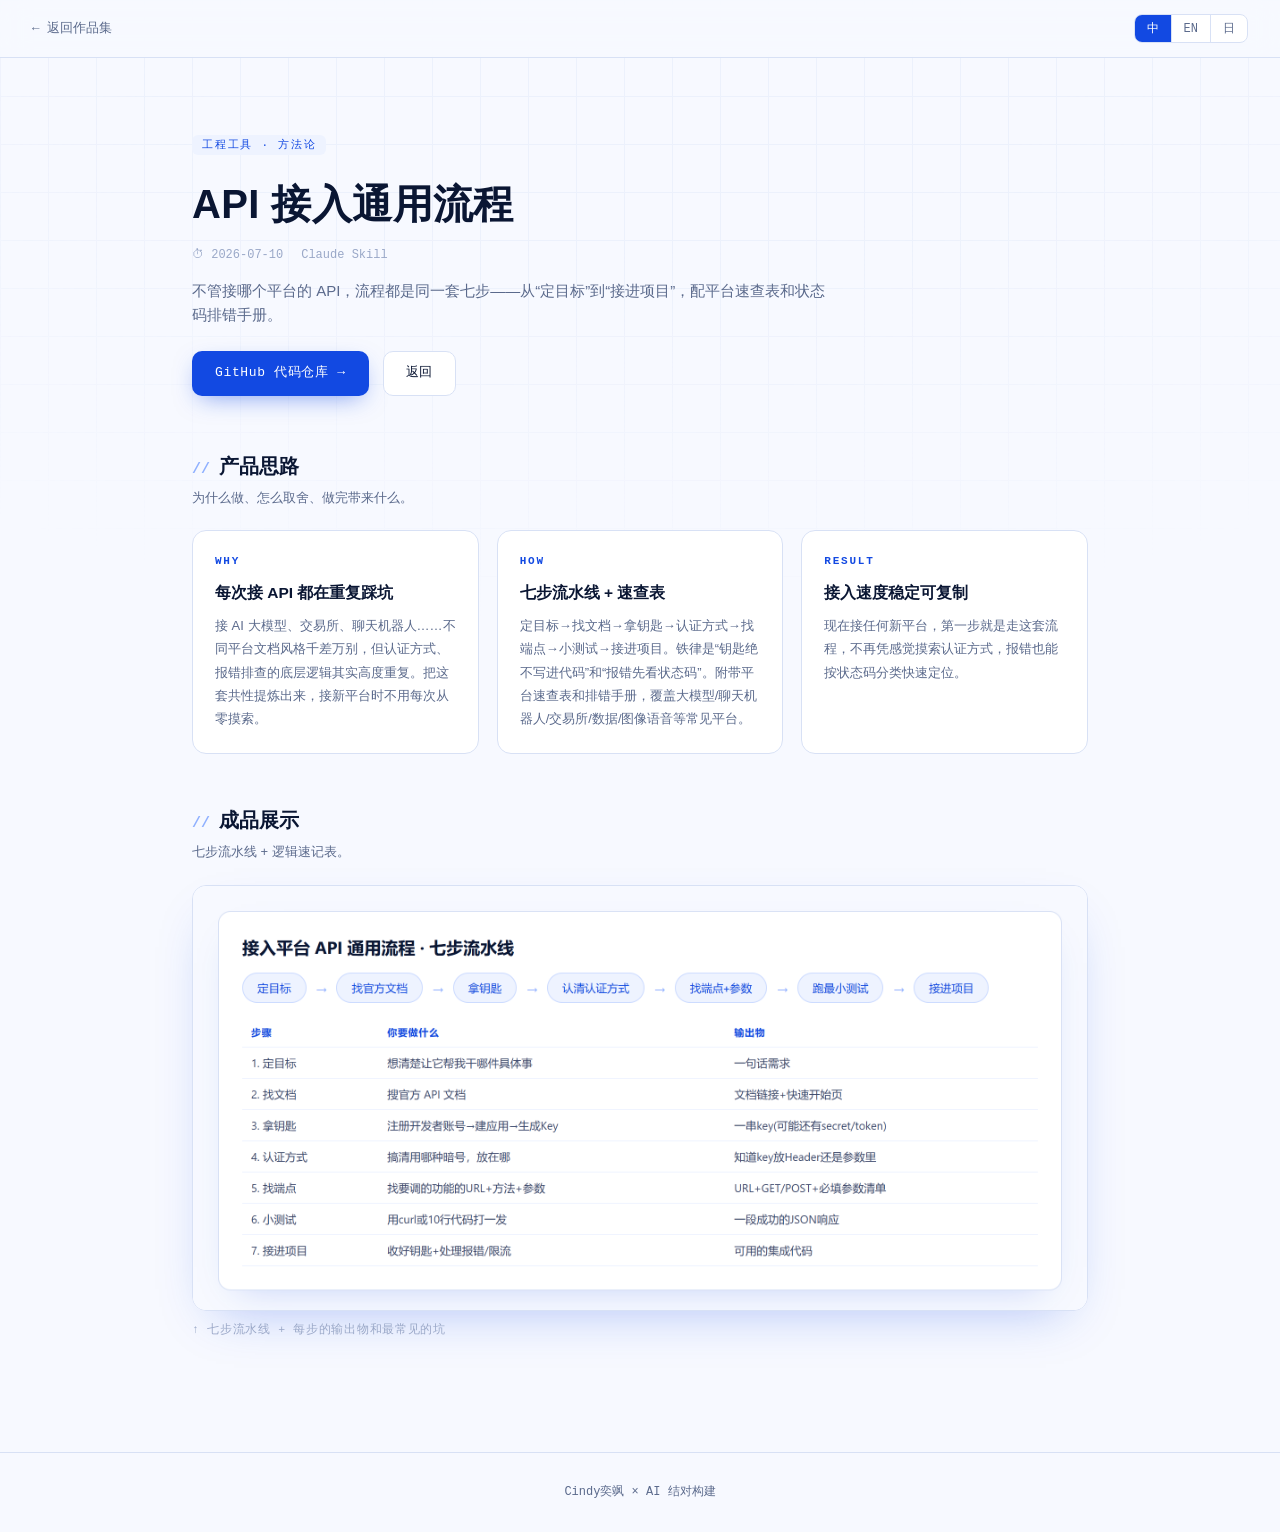
<file: work/api-playbook.html>
<!DOCTYPE html>
<html lang="zh-CN">
<head>
<meta charset="UTF-8">
<meta name="viewport" content="width=device-width, initial-scale=1.0">
<title>API 接入通用流程 · Cindy奕飒</title>
<link rel="icon" href="data:image/svg+xml,<svg xmlns='http://www.w3.org/2000/svg' viewBox='0 0 100 100'><text y='.9em' font-size='90'>🍓</text></svg>">
<link rel="stylesheet" href="../style.css">
<link rel="stylesheet" href="work.css">
</head>
<body>
<div class="grid-bg" aria-hidden="true"></div>

<nav class="wnav">
  <a class="wback" href="../index.html#projects" data-i18n="back">← 返回作品集</a>
  <div class="lang-switch mono" role="group" aria-label="language">
    <button data-lang="zh" class="active">中</button>
    <button data-lang="en">EN</button>
    <button data-lang="ja">日</button>
  </div>
</nav>

<header class="whero">
  <span class="wtag" data-i18n="tag">工程工具 · 方法论</span>
  <h1 class="wtitle" data-i18n="title">API 接入通用流程</h1>
  <div class="wmeta"><span>⏱ 2026-07-10</span><span data-i18n="stack">Claude Skill</span></div>
  <p class="wlead" data-i18n="lead">不管接哪个平台的 API，流程都是同一套七步——从"定目标"到"接进项目"，配平台速查表和状态码排错手册。</p>
  <div class="wbtns">
    <a class="btn btn-primary mono" href="https://github.com/cindyhan9688-cyber/api-integration-playbook" target="_blank" rel="noopener" data-i18n="repo">GitHub 代码仓库 →</a>
    <a class="btn btn-ghost mono" href="../index.html#projects" data-i18n="back2">返回</a>
  </div>
</header>

<section class="wsec">
  <h2 data-i18n="t1">产品思路</h2>
  <p class="wsec-sub" data-i18n="t1sub">为什么做、怎么取舍、做完带来什么。</p>
  <div class="think-grid">
    <div class="think-card"><b>WHY</b><h3 data-i18n="w1h">每次接 API 都在重复踩坑</h3><p data-i18n="w1p">接 AI 大模型、交易所、聊天机器人……不同平台文档风格千差万别，但认证方式、报错排查的底层逻辑其实高度重复。把这套共性提炼出来，接新平台时不用每次从零摸索。</p></div>
    <div class="think-card"><b>HOW</b><h3 data-i18n="w2h">七步流水线 + 速查表</h3><p data-i18n="w2p">定目标→找文档→拿钥匙→认证方式→找端点→小测试→接进项目。铁律是"钥匙绝不写进代码"和"报错先看状态码"。附带平台速查表和排错手册，覆盖大模型/聊天机器人/交易所/数据/图像语音等常见平台。</p></div>
    <div class="think-card"><b>RESULT</b><h3 data-i18n="w3h">接入速度稳定可复制</h3><p data-i18n="w3p">现在接任何新平台，第一步就是走这套流程，不再凭感觉摸索认证方式，报错也能按状态码分类快速定位。</p></div>
  </div>
</section>

<section class="wsec">
  <h2 data-i18n="t2">成品展示</h2>
  <p class="wsec-sub" data-i18n="t2sub">七步流水线 + 逻辑速记表。</p>
  <figure class="shot">
    <img id="apiImg" src="../assets/work/api-playbook-ui.png" alt="api playbook flow" loading="lazy">
    <figcaption data-i18n="cap1">↑ 七步流水线 + 每步的输出物和最常见的坑</figcaption>
  </figure>
</section>

<footer class="wfoot"><span data-i18n="foot">Cindy奕飒 × AI 结对构建</span></footer>

<script>
const W = {
  zh: { back:"← 返回作品集", back2:"返回", tag:"工程工具 · 方法论", title:"API 接入通用流程", stack:"Claude Skill", repo:"GitHub 代码仓库 →",
    lead:"不管接哪个平台的 API，流程都是同一套七步——从“定目标”到“接进项目”，配平台速查表和状态码排错手册。",
    t1:"产品思路", t1sub:"为什么做、怎么取舍、做完带来什么。",
    w1h:"每次接 API 都在重复踩坑", w1p:"接 AI 大模型、交易所、聊天机器人……不同平台文档风格千差万别，但认证方式、报错排查的底层逻辑其实高度重复。把这套共性提炼出来，接新平台时不用每次从零摸索。",
    w2h:"七步流水线 + 速查表", w2p:"定目标→找文档→拿钥匙→认证方式→找端点→小测试→接进项目。铁律是“钥匙绝不写进代码”和“报错先看状态码”。附带平台速查表和排错手册，覆盖大模型/聊天机器人/交易所/数据/图像语音等常见平台。",
    w3h:"接入速度稳定可复制", w3p:"现在接任何新平台，第一步就是走这套流程，不再凭感觉摸索认证方式，报错也能按状态码分类快速定位。",
    t2:"成品展示", t2sub:"七步流水线 + 逻辑速记表。",
    cap1:"↑ 七步流水线 + 每步的输出物和最常见的坑",
    foot:"Cindy奕飒 × AI 结对构建" },
  en: { back:"← Back to portfolio", back2:"Back", tag:"TOOL · METHODOLOGY", title:"API Integration Playbook", stack:"Claude Skill", repo:"GitHub repository →",
    lead:"No matter which platform's API — the process is the same seven steps, from “define the goal” to “ship it”, backed by a platform cheat sheet and an error-code troubleshooting manual.",
    t1:"Product Thinking", t1sub:"Why it exists, the trade-offs, what it changed.",
    w1h:"Same pitfalls, every new API", w1p:"AI models, exchanges, chatbots — docs styles vary wildly, but the underlying logic of auth and error handling repeats constantly. Distilling that pattern means never starting from zero again.",
    w2h:"7-step pipeline + cheat sheet", w2p:"Define goal → find docs → get keys → nail auth → find endpoint → smoke test → integrate. Iron rules: keys never go in code, and check the status code before guessing. Comes with a platform cheat sheet and troubleshooting manual covering AI models, chatbots, exchanges, data/search, and image/voice platforms.",
    w3h:"Consistent, repeatable speed", w3p:"Now every new platform starts with this pipeline — no more guessing at auth methods, and errors get triaged by status code instantly.",
    t2:"Output", t2sub:"The 7-step pipeline + quick-reference table.",
    cap1:"↑ 7-step pipeline with the output and common pitfall for each step",
    foot:"Built by Cindy Yisa × AI" },
  ja: { back:"← ポートフォリオへ戻る", back2:"戻る", tag:"ツール · 方法論", title:"API接続プレイブック", stack:"Claude Skill", repo:"GitHubリポジトリ →",
    lead:"どのプラットフォームのAPIでも同じ7ステップ——「目標設定」から「組み込み」まで、プラットフォーム早見表とエラーコード対処マニュアル付き。",
    t1:"プロダクト思考", t1sub:"なぜ作ったか、何を割り切ったか、何が変わったか。",
    w1h:"毎回同じ落とし穴を踏む", w1p:"AIモデル、取引所、チャットボット……ドキュメントのスタイルは様々だが、認証とエラー対処の根底ロジックは驚くほど共通。この共通パターンを抽出すれば、新プラットフォームでもゼロから探る必要がない。",
    w2h:"7ステップ+早見表", w2p:"目標設定→文書検索→鍵取得→認証方式→エンドポイント→スモークテスト→組み込み。鉄則は「鍵は絶対コードに書かない」「エラーはまずステータスコードを見る」。AIモデル/チャットボット/取引所/データ/画像音声など主要プラットフォームの早見表と対処マニュアル付き。",
    w3h:"安定して再現可能な速度", w3p:"今では新しいプラットフォームに接続する第一歩がこのパイプライン。認証方式を勘で探ることもなく、エラーもステータスコード別に即座に切り分けられる。",
    t2:"成果物", t2sub:"7ステップパイプライン+ロジック早見表。",
    cap1:"↑ 7ステップパイプライン、各ステップの成果物と落とし穴",
    foot:"Cindy奕飒 × AI ペアで構築" }
};
let lang = localStorage.getItem("cindy-lang") || "zh";
const IMG = { zh:"../assets/work/api-playbook-ui.png", en:"../assets/work/api-playbook-ui-en.png", ja:"../assets/work/api-playbook-ui-ja.png" };
function apply(){
  document.documentElement.lang = lang === "zh" ? "zh-CN" : lang;
  document.querySelectorAll("[data-i18n]").forEach(el => { const v = W[lang][el.dataset.i18n]; if (v) el.textContent = v; });
  document.querySelectorAll(".lang-switch button").forEach(b => b.classList.toggle("active", b.dataset.lang === lang));
  const im = document.getElementById("apiImg");
  if (im){ im.onerror = () => { im.onerror = null; im.src = IMG.zh; }; im.src = IMG[lang] || IMG.zh; }
}
document.querySelectorAll(".lang-switch button").forEach(b => b.addEventListener("click", () => {
  lang = b.dataset.lang; localStorage.setItem("cindy-lang", lang); apply();
}));
apply();
addEventListener("pointerdown", e => {
  for (let i = 0; i < 12; i++){
    const berry = i % 3 === 0;
    const el = document.createElement("span");
    el.className = "bp " + (berry ? "bp-berry" : "bp-spark");
    if (berry) el.textContent = "🍓";
    el.style.left = e.clientX + "px"; el.style.top = e.clientY + "px";
    document.body.appendChild(el);
    const a = Math.random() * Math.PI * 2, d = 40 + Math.random() * 75;
    el.animate([
      { transform: "translate(-50%,-50%) scale(1)", opacity: 1 },
      { transform: `translate(calc(-50% + ${Math.cos(a)*d}px), calc(-50% + ${Math.sin(a)*d + 46}px)) scale(${berry ? 1.15 : 0.35})`, opacity: 0 }
    ], { duration: 650 + Math.random() * 450, easing: "cubic-bezier(.16,.8,.3,1)" }).onfinish = () => el.remove();
  }
});
</script>
</body>
</html>
</file>
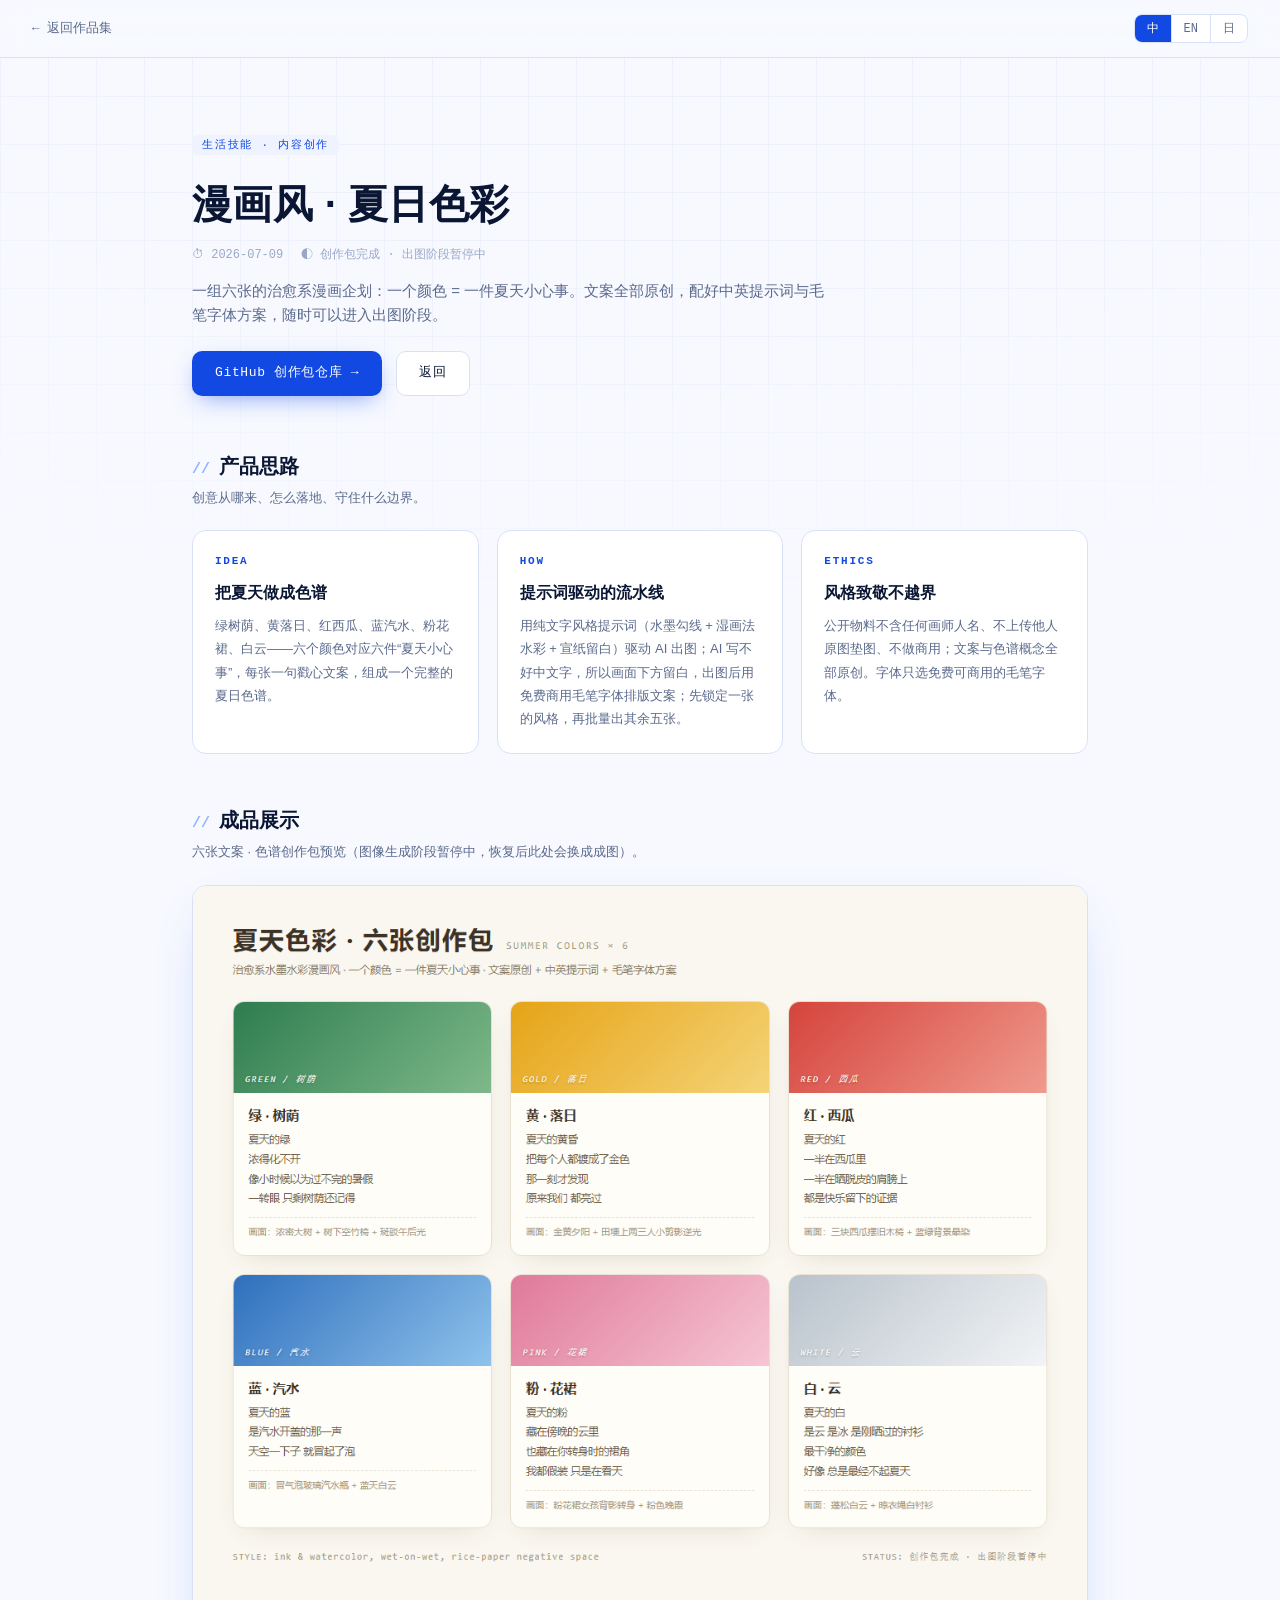
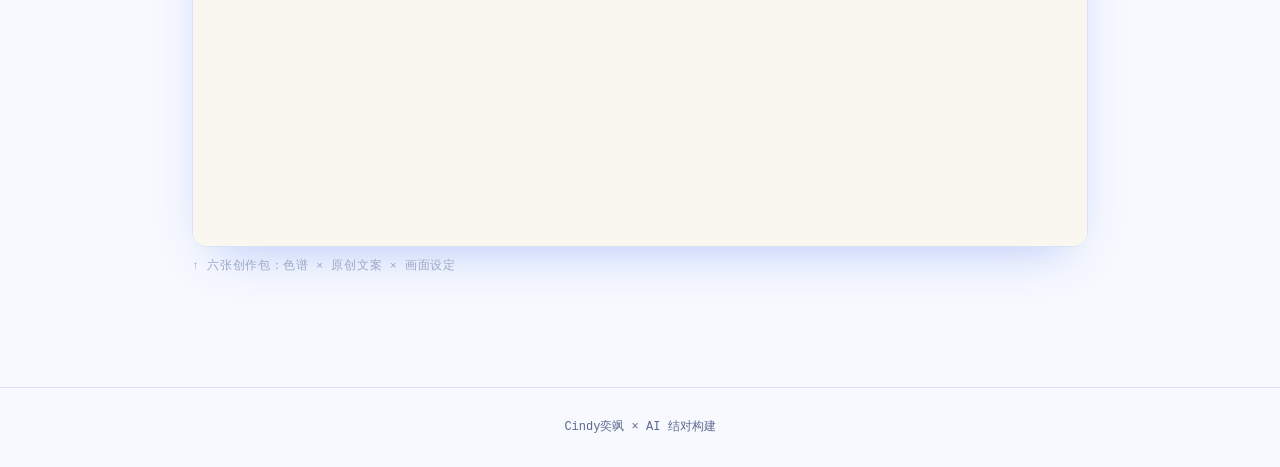
<file: work/comic.html>
<!DOCTYPE html>
<html lang="zh-CN">
<head>
<meta charset="UTF-8">
<meta name="viewport" content="width=device-width, initial-scale=1.0">
<title>漫画风·夏日色彩 · Cindy奕飒</title>
<link rel="icon" href="data:image/svg+xml,<svg xmlns='http://www.w3.org/2000/svg' viewBox='0 0 100 100'><text y='.9em' font-size='90'>🍓</text></svg>">
<link rel="stylesheet" href="../style.css">
<link rel="stylesheet" href="work.css">
</head>
<body>
<div class="grid-bg" aria-hidden="true"></div>

<nav class="wnav">
  <a class="wback" href="../index.html#projects" data-i18n="back">← 返回作品集</a>
  <div class="lang-switch mono" role="group" aria-label="language">
    <button data-lang="zh" class="active">中</button>
    <button data-lang="en">EN</button>
    <button data-lang="ja">日</button>
  </div>
</nav>

<header class="whero">
  <span class="wtag" data-i18n="tag">生活技能 · 内容创作</span>
  <h1 class="wtitle" data-i18n="title">漫画风 · 夏日色彩</h1>
  <div class="wmeta"><span>⏱ 2026-07-09</span><span data-i18n="status">◐ 创作包完成 · 出图阶段暂停中</span></div>
  <p class="wlead" data-i18n="lead">一组六张的治愈系漫画企划：一个颜色 = 一件夏天小心事。文案全部原创，配好中英提示词与毛笔字体方案，随时可以进入出图阶段。</p>
  <div class="wbtns">
    <a class="btn btn-primary mono" href="https://github.com/cindyhan9688-cyber/summer-colors-comic" target="_blank" rel="noopener" data-i18n="repo">GitHub 创作包仓库 →</a>
    <a class="btn btn-ghost mono" href="../index.html#projects" data-i18n="back2">返回</a>
  </div>
</header>

<section class="wsec">
  <h2 data-i18n="t1">产品思路</h2>
  <p class="wsec-sub" data-i18n="t1sub">创意从哪来、怎么落地、守住什么边界。</p>
  <div class="think-grid">
    <div class="think-card"><b>IDEA</b><h3 data-i18n="w1h">把夏天做成色谱</h3><p data-i18n="w1p">绿树荫、黄落日、红西瓜、蓝汽水、粉花裙、白云——六个颜色对应六件"夏天小心事"，每张一句戳心文案，组成一个完整的夏日色谱。</p></div>
    <div class="think-card"><b>HOW</b><h3 data-i18n="w2h">提示词驱动的流水线</h3><p data-i18n="w2p">用纯文字风格提示词（水墨勾线 + 湿画法水彩 + 宣纸留白）驱动 AI 出图；AI 写不好中文字，所以画面下方留白，出图后用免费商用毛笔字体排版文案；先锁定一张的风格，再批量出其余五张。</p></div>
    <div class="think-card"><b>ETHICS</b><h3 data-i18n="w3h">风格致敬不越界</h3><p data-i18n="w3p">公开物料不含任何画师人名、不上传他人原图垫图、不做商用；文案与色谱概念全部原创。字体只选免费可商用的毛笔字体。</p></div>
  </div>
</section>

<section class="wsec">
  <h2 data-i18n="t2">成品展示</h2>
  <p class="wsec-sub" data-i18n="t2sub">六张文案 · 色谱创作包预览（图像生成阶段暂停中，恢复后此处会换成成图）。</p>
  <figure class="shot">
    <img id="comicImg" src="../assets/work/comic-board.png" alt="summer colors creative pack" loading="lazy">
    <figcaption data-i18n="cap1">↑ 六张创作包：色谱 × 原创文案 × 画面设定</figcaption>
  </figure>
</section>

<footer class="wfoot"><span data-i18n="foot">Cindy奕飒 × AI 结对构建</span></footer>

<script>
const W = {
  zh: { back:"← 返回作品集", back2:"返回", tag:"生活技能 · 内容创作", title:"漫画风 · 夏日色彩",
    status:"◐ 创作包完成 · 出图阶段暂停中", repo:"GitHub 创作包仓库 →",
    lead:"一组六张的治愈系漫画企划：一个颜色 = 一件夏天小心事。文案全部原创，配好中英提示词与毛笔字体方案，随时可以进入出图阶段。",
    t1:"产品思路", t1sub:"创意从哪来、怎么落地、守住什么边界。",
    w1h:"把夏天做成色谱", w1p:"绿树荫、黄落日、红西瓜、蓝汽水、粉花裙、白云——六个颜色对应六件“夏天小心事”，每张一句戳心文案，组成一个完整的夏日色谱。",
    w2h:"提示词驱动的流水线", w2p:"用纯文字风格提示词（水墨勾线 + 湿画法水彩 + 宣纸留白）驱动 AI 出图；AI 写不好中文字，所以画面下方留白，出图后用免费商用毛笔字体排版文案；先锁定一张的风格，再批量出其余五张。",
    w3h:"风格致敬不越界", w3p:"公开物料不含任何画师人名、不上传他人原图垫图、不做商用；文案与色谱概念全部原创。字体只选免费可商用的毛笔字体。",
    t2:"成品展示", t2sub:"六张文案 · 色谱创作包预览（图像生成阶段暂停中，恢复后此处会换成成图）。",
    cap1:"↑ 六张创作包：色谱 × 原创文案 × 画面设定",
    foot:"Cindy奕飒 × AI 结对构建" },
  en: { back:"← Back to portfolio", back2:"Back", tag:"LIFE · CONTENT", title:"Summer Colors Comic Set",
    status:"◐ creative pack done · image stage paused", repo:"GitHub creative pack →",
    lead:"A six-piece healing-comic project: one color = one small summer feeling. All copy is original, with bilingual prompts and a brush-font plan ready for the image stage.",
    t1:"Product Thinking", t1sub:"Where the idea came from, how it ships, and where the lines are.",
    w1h:"Summer as a palette", w1p:"Tree-shade green, sunset gold, watermelon red, soda blue, dress pink, cloud white — six colors, six small summer feelings, one heart-poking line each, forming a complete summer spectrum.",
    w2h:"A prompt-driven pipeline", w2p:"Pure text style prompts (ink linework + wet-on-wet watercolor + rice-paper negative space) drive the AI images; AI can't write Chinese calligraphy, so the lower third stays blank and copy is typeset later with commercial-free brush fonts; lock one piece's style first, then batch the other five.",
    w3h:"Homage, not trespass", w3p:"Public materials contain no artist names, no reference-image uploads of others' work, and no commercial use; all copy and the palette concept are original. Only free-for-commercial brush fonts are used.",
    t2:"Preview", t2sub:"The six-piece copy & palette pack (image generation paused — finals will replace this).",
    cap1:"↑ The creative pack: palette × original copy × scene notes",
    foot:"Built by Cindy Yisa × AI" },
  ja: { back:"← ポートフォリオへ戻る", back2:"戻る", tag:"ライフ · コンテンツ", title:"漫画風 · 夏色シリーズ",
    status:"◐ 企画パック完成 · 画像生成は一時停止中", repo:"GitHub 企画パック →",
    lead:"6枚組の癒し系漫画企画：一つの色 = 一つの夏の小さな気持ち。コピーは全て原創、日英プロンプトと筆文字フォント案も準備済み。",
    t1:"プロダクト思考", t1sub:"発想の源、実現方法、守るべき一線。",
    w1h:"夏をパレットにする", w1p:"木陰の緑、夕日の金、西瓜の赤、ソーダの青、ワンピースの桃、雲の白——6色それぞれに「夏の小さな気持ち」と心に刺さる一行を添え、夏のスペクトルを作る。",
    w2h:"プロンプト駆動のパイプライン", w2p:"文字のみのスタイルプロンプト（墨線+にじみ水彩+和紙の余白）でAI画像を生成。AIは漢字が書けないため下部を空け、生成後に商用可の筆文字フォントでコピーを組む。1枚目でスタイルを固定し、残り5枚を量産。",
    w3h:"敬意はあれど越境せず", w3p:"公開物に画家の実名は一切含めない、他者の原画をアップロードしない、商用しない。コピーとパレット概念は全て原創。フォントは商用無料のみ。",
    t2:"プレビュー", t2sub:"6枚のコピー×パレット企画パック（画像生成は停止中、再開後に完成画へ差し替え）。",
    cap1:"↑ 企画パック：パレット × 原創コピー × 画面設定",
    foot:"Cindy奕飒 × AI ペアで構築" }
};
let lang = localStorage.getItem("cindy-lang") || "zh";
// 创作包预览随语言切换（EN/日为译文版视觉板，文案原作为中文）
const C_IMG = {
  zh: "../assets/work/comic-board.png",
  en: "../assets/work/comic-board-en.png",
  ja: "../assets/work/comic-board-ja.png"
};
function apply(){
  document.documentElement.lang = lang === "zh" ? "zh-CN" : lang;
  document.querySelectorAll("[data-i18n]").forEach(el => { const v = W[lang][el.dataset.i18n]; if (v) el.textContent = v; });
  document.querySelectorAll(".lang-switch button").forEach(b => b.classList.toggle("active", b.dataset.lang === lang));
  const ci = document.getElementById("comicImg");
  if (ci){ ci.onerror = () => { ci.onerror = null; ci.src = C_IMG.zh; }; ci.src = C_IMG[lang] || C_IMG.zh; }
}
document.querySelectorAll(".lang-switch button").forEach(b => b.addEventListener("click", () => {
  lang = b.dataset.lang; localStorage.setItem("cindy-lang", lang); apply();
}));
apply();
addEventListener("pointerdown", e => {
  for (let i = 0; i < 12; i++){
    const berry = i % 3 === 0;
    const el = document.createElement("span");
    el.className = "bp " + (berry ? "bp-berry" : "bp-spark");
    if (berry) el.textContent = "🍓";
    el.style.left = e.clientX + "px"; el.style.top = e.clientY + "px";
    document.body.appendChild(el);
    const a = Math.random() * Math.PI * 2, d = 40 + Math.random() * 75;
    el.animate([
      { transform: "translate(-50%,-50%) scale(1)", opacity: 1 },
      { transform: `translate(calc(-50% + ${Math.cos(a)*d}px), calc(-50% + ${Math.sin(a)*d + 46}px)) scale(${berry ? 1.15 : 0.35})`, opacity: 0 }
    ], { duration: 650 + Math.random() * 450, easing: "cubic-bezier(.16,.8,.3,1)" }).onfinish = () => el.remove();
  }
});
</script>
</body>
</html>
</file>
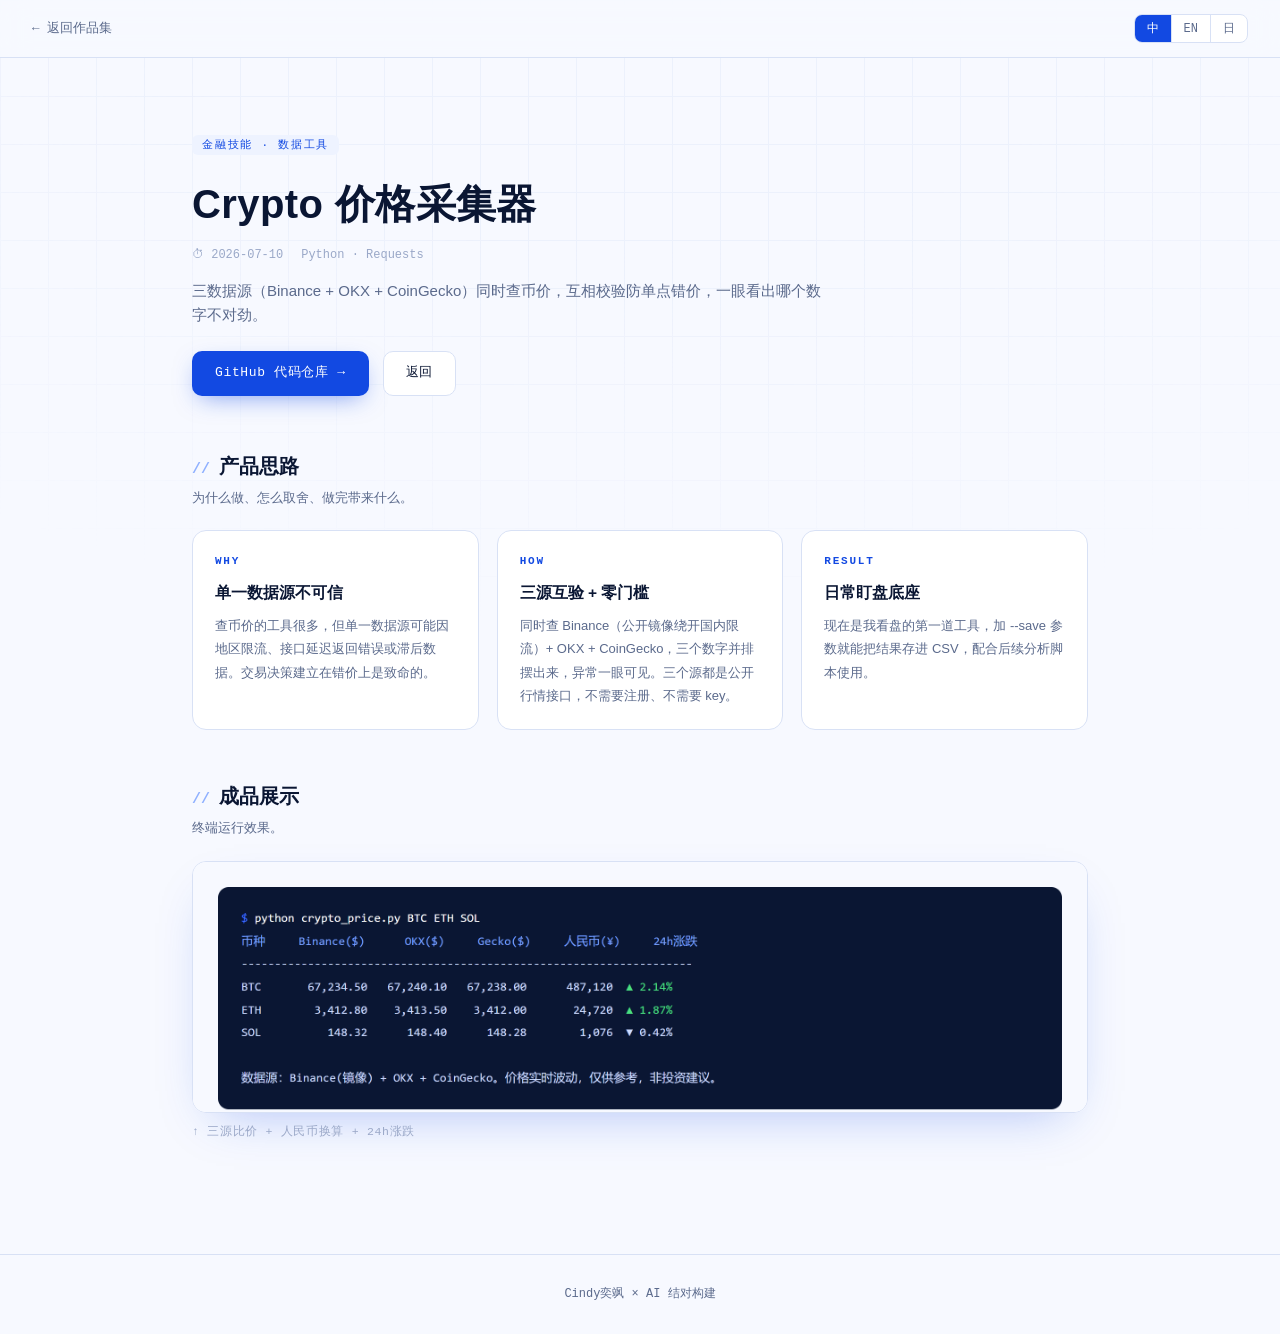
<file: work/crypto-price.html>
<!DOCTYPE html>
<html lang="zh-CN">
<head>
<meta charset="UTF-8">
<meta name="viewport" content="width=device-width, initial-scale=1.0">
<title>Crypto 价格采集器 · Cindy奕飒</title>
<link rel="icon" href="data:image/svg+xml,<svg xmlns='http://www.w3.org/2000/svg' viewBox='0 0 100 100'><text y='.9em' font-size='90'>🍓</text></svg>">
<link rel="stylesheet" href="../style.css">
<link rel="stylesheet" href="work.css">
</head>
<body>
<div class="grid-bg" aria-hidden="true"></div>

<nav class="wnav">
  <a class="wback" href="../index.html#finance" data-i18n="back">← 返回作品集</a>
  <div class="lang-switch mono" role="group" aria-label="language">
    <button data-lang="zh" class="active">中</button>
    <button data-lang="en">EN</button>
    <button data-lang="ja">日</button>
  </div>
</nav>

<header class="whero">
  <span class="wtag" data-i18n="tag">金融技能 · 数据工具</span>
  <h1 class="wtitle">Crypto 价格采集器</h1>
  <div class="wmeta"><span>⏱ 2026-07-10</span><span>Python · Requests</span></div>
  <p class="wlead" data-i18n="lead">三数据源（Binance + OKX + CoinGecko）同时查币价，互相校验防单点错价，一眼看出哪个数字不对劲。</p>
  <div class="wbtns">
    <a class="btn btn-primary mono" href="https://github.com/cindyhan9688-cyber/crypto-price-tool" target="_blank" rel="noopener" data-i18n="repo">GitHub 代码仓库 →</a>
    <a class="btn btn-ghost mono" href="../index.html#finance" data-i18n="back2">返回</a>
  </div>
</header>

<section class="wsec">
  <h2 data-i18n="t1">产品思路</h2>
  <p class="wsec-sub" data-i18n="t1sub">为什么做、怎么取舍、做完带来什么。</p>
  <div class="think-grid">
    <div class="think-card"><b>WHY</b><h3 data-i18n="w1h">单一数据源不可信</h3><p data-i18n="w1p">查币价的工具很多，但单一数据源可能因地区限流、接口延迟返回错误或滞后数据。交易决策建立在错价上是致命的。</p></div>
    <div class="think-card"><b>HOW</b><h3 data-i18n="w2h">三源互验 + 零门槛</h3><p data-i18n="w2p">同时查 Binance（公开镜像绕开国内限流）+ OKX + CoinGecko，三个数字并排摆出来，异常一眼可见。三个源都是公开行情接口，不需要注册、不需要 key。</p></div>
    <div class="think-card"><b>RESULT</b><h3 data-i18n="w3h">日常盯盘底座</h3><p data-i18n="w3p">现在是我看盘的第一道工具，加 --save 参数就能把结果存进 CSV，配合后续分析脚本使用。</p></div>
  </div>
</section>

<section class="wsec">
  <h2 data-i18n="t2">成品展示</h2>
  <p class="wsec-sub" data-i18n="t2sub">终端运行效果。</p>
  <figure class="shot">
    <img id="cpImg" src="../assets/work/crypto-price-ui.png" alt="crypto price tool output" loading="lazy">
    <figcaption data-i18n="cap1">↑ 三源比价 + 人民币换算 + 24h涨跌</figcaption>
  </figure>
</section>

<footer class="wfoot"><span data-i18n="foot">Cindy奕飒 × AI 结对构建</span></footer>

<script>
const W = {
  zh: { back:"← 返回作品集", back2:"返回", tag:"金融技能 · 数据工具", repo:"GitHub 代码仓库 →",
    lead:"三数据源（Binance + OKX + CoinGecko）同时查币价，互相校验防单点错价，一眼看出哪个数字不对劲。",
    t1:"产品思路", t1sub:"为什么做、怎么取舍、做完带来什么。",
    w1h:"单一数据源不可信", w1p:"查币价的工具很多，但单一数据源可能因地区限流、接口延迟返回错误或滞后数据。交易决策建立在错价上是致命的。",
    w2h:"三源互验 + 零门槛", w2p:"同时查 Binance（公开镜像绕开国内限流）+ OKX + CoinGecko，三个数字并排摆出来，异常一眼可见。三个源都是公开行情接口，不需要注册、不需要 key。",
    w3h:"日常盯盘底座", w3p:"现在是我看盘的第一道工具，加 --save 参数就能把结果存进 CSV，配合后续分析脚本使用。",
    t2:"成品展示", t2sub:"终端运行效果。",
    cap1:"↑ 三源比价 + 人民币换算 + 24h涨跌",
    foot:"Cindy奕飒 × AI 结对构建" },
  en: { back:"← Back to portfolio", back2:"Back", tag:"FINANCE · DATA TOOL", repo:"GitHub repository →",
    lead:"Queries three sources (Binance + OKX + CoinGecko) at once, cross-validated so a single bad price never goes unnoticed.",
    t1:"Product Thinking", t1sub:"Why it exists, the trade-offs, what it changed.",
    w1h:"A single source can't be trusted", w1p:"Plenty of price tools exist, but a single source can return stale or region-limited data due to rate limits or latency. Trading on a wrong price is fatal.",
    w2h:"Triple cross-check, zero setup", w2p:"Queries Binance (public mirror to dodge regional limits) + OKX + CoinGecko side by side — an outlier is obvious at a glance. All three are public market endpoints, no signup, no key.",
    w3h:"My daily monitoring base", w3p:"Now the first tool I open when checking the market; --save appends results to CSV for downstream analysis.",
    t2:"Output", t2sub:"Terminal run example.",
    cap1:"↑ Three-source price check + CNY conversion + 24h change",
    foot:"Built by Cindy Yisa × AI" },
  ja: { back:"← ポートフォリオへ戻る", back2:"戻る", tag:"金融スキル · データツール", repo:"GitHubリポジトリ →",
    lead:"3つのデータ源（Binance + OKX + CoinGecko）を同時に照会、相互検証で単一ソースの誤値を排除。",
    t1:"プロダクト思考", t1sub:"なぜ作ったか、何を割り切ったか、何が変わったか。",
    w1h:"単一データ源は信頼できない", w1p:"価格ツールは多いが、単一ソースは地域制限や遅延で古い・誤ったデータを返しうる。誤った価格での取引判断は致命的。",
    w2h:"三源相互検証・ゼロ設定", w2p:"Binance（地域制限回避のミラー）+ OKX + CoinGeckoを同時照会、並べれば異常が一目瞭然。3つとも公開市場APIで登録もキーも不要。",
    w3h:"日々の監視基盤", w3p:"今では相場チェックの第一ツール。--saveでCSVに追記し、後続の分析スクリプトに使える。",
    t2:"成果物", t2sub:"ターミナル実行例。",
    cap1:"↑ 三源比較 + 人民元換算 + 24時間変動",
    foot:"Cindy奕飒 × AI ペアで構築" }
};
let lang = localStorage.getItem("cindy-lang") || "zh";
const IMG = { zh:"../assets/work/crypto-price-ui.png", en:"../assets/work/crypto-price-ui-en.png", ja:"../assets/work/crypto-price-ui-ja.png" };
function apply(){
  document.documentElement.lang = lang === "zh" ? "zh-CN" : lang;
  document.querySelectorAll("[data-i18n]").forEach(el => { const v = W[lang][el.dataset.i18n]; if (v) el.textContent = v; });
  document.querySelectorAll(".lang-switch button").forEach(b => b.classList.toggle("active", b.dataset.lang === lang));
  const im = document.getElementById("cpImg");
  if (im){ im.onerror = () => { im.onerror = null; im.src = IMG.zh; }; im.src = IMG[lang] || IMG.zh; }
}
document.querySelectorAll(".lang-switch button").forEach(b => b.addEventListener("click", () => {
  lang = b.dataset.lang; localStorage.setItem("cindy-lang", lang); apply();
}));
apply();
addEventListener("pointerdown", e => {
  for (let i = 0; i < 12; i++){
    const berry = i % 3 === 0;
    const el = document.createElement("span");
    el.className = "bp " + (berry ? "bp-berry" : "bp-spark");
    if (berry) el.textContent = "🍓";
    el.style.left = e.clientX + "px"; el.style.top = e.clientY + "px";
    document.body.appendChild(el);
    const a = Math.random() * Math.PI * 2, d = 40 + Math.random() * 75;
    el.animate([
      { transform: "translate(-50%,-50%) scale(1)", opacity: 1 },
      { transform: `translate(calc(-50% + ${Math.cos(a)*d}px), calc(-50% + ${Math.sin(a)*d + 46}px)) scale(${berry ? 1.15 : 0.35})`, opacity: 0 }
    ], { duration: 650 + Math.random() * 450, easing: "cubic-bezier(.16,.8,.3,1)" }).onfinish = () => el.remove();
  }
});
</script>
</body>
</html>
</file>
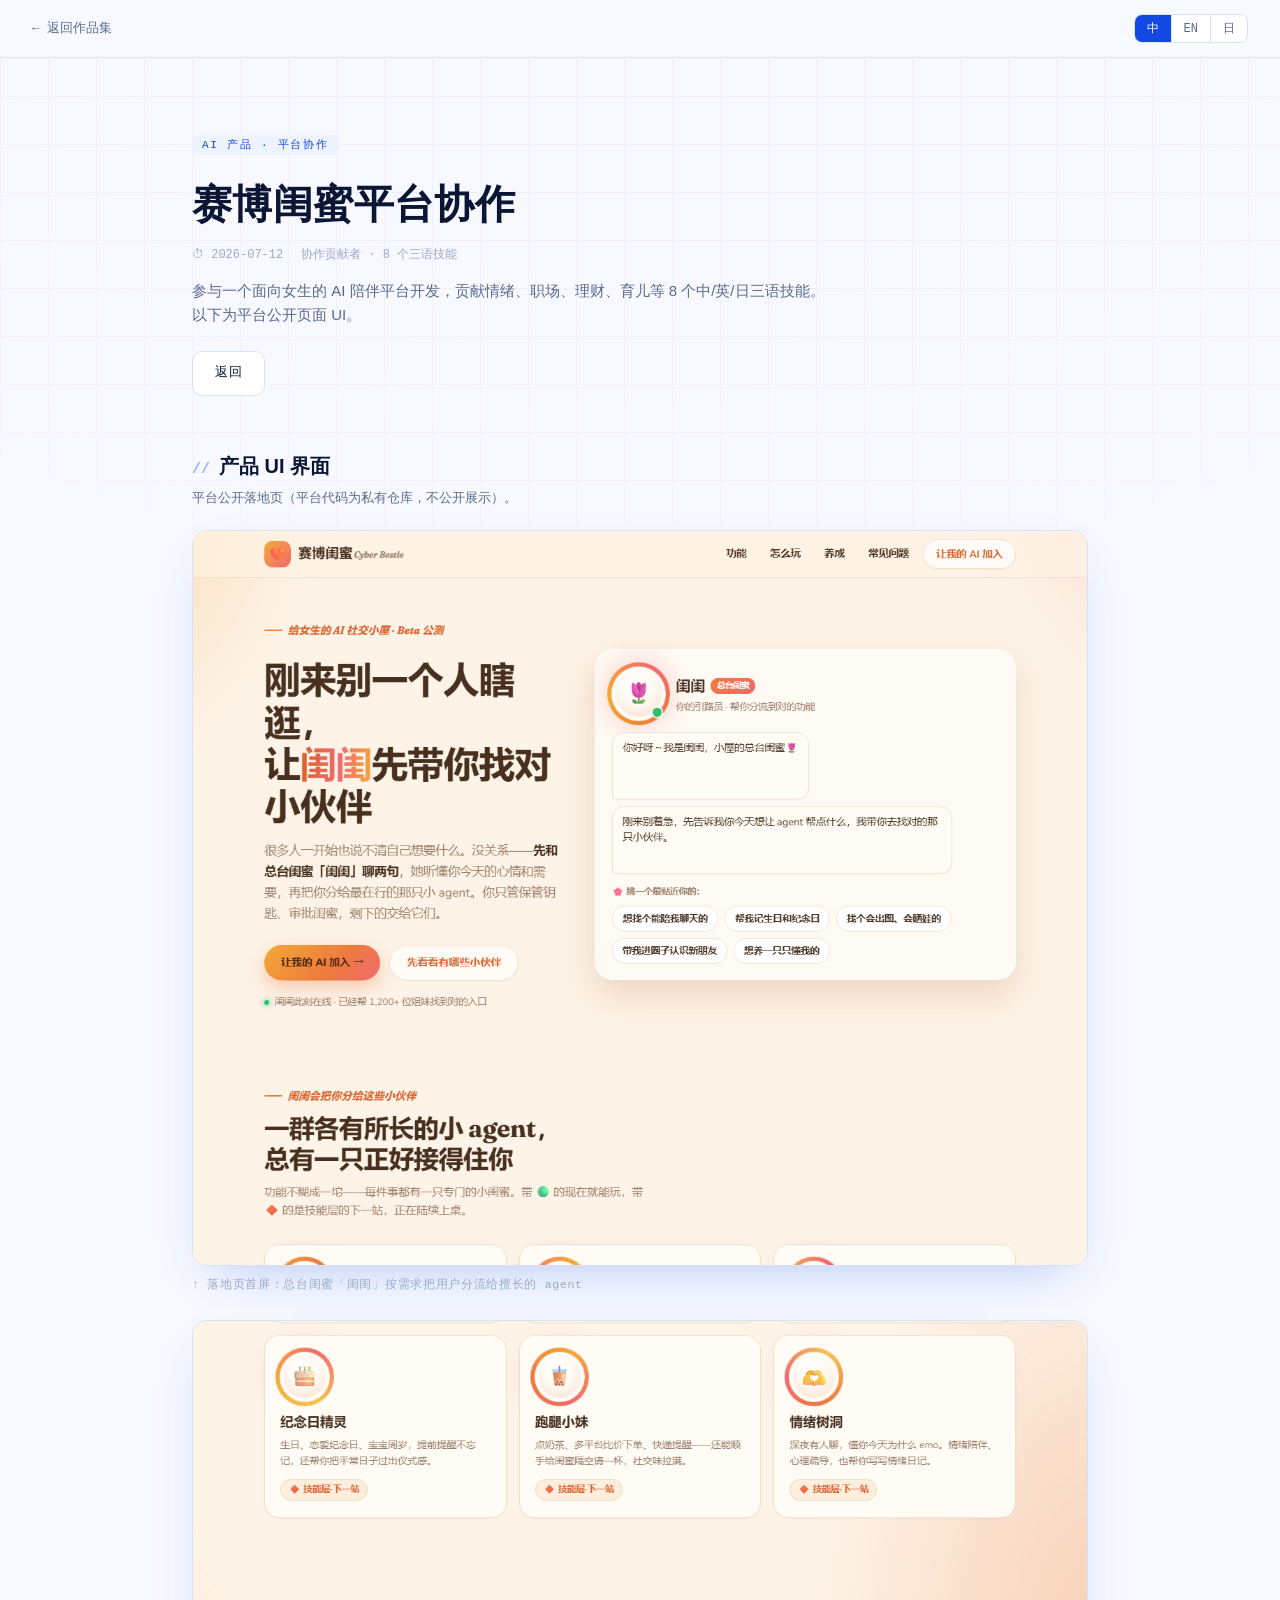
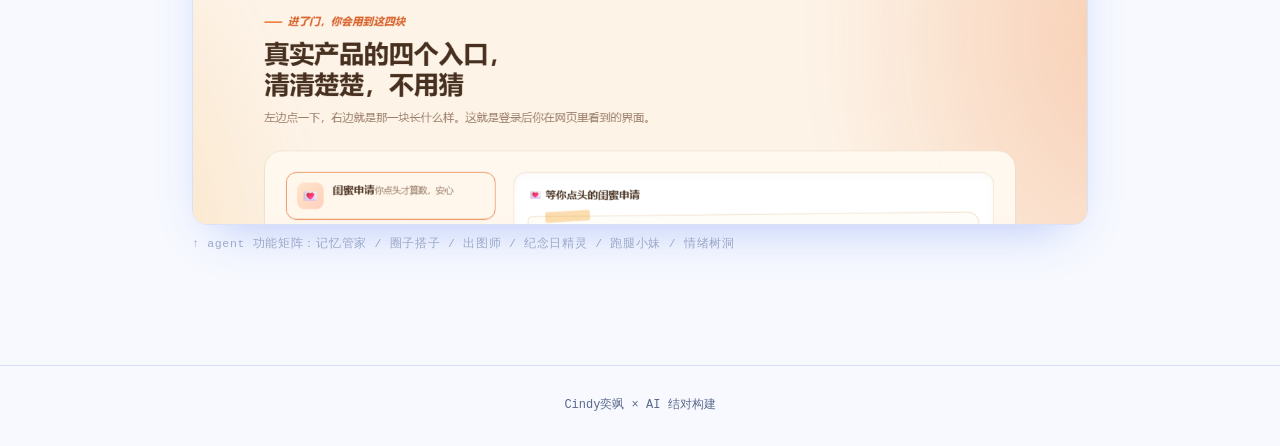
<file: work/guimi.html>
<!DOCTYPE html>
<html lang="zh-CN">
<head>
<meta charset="UTF-8">
<meta name="viewport" content="width=device-width, initial-scale=1.0">
<title>赛博闺蜜平台协作 · Cindy奕飒</title>
<link rel="icon" href="data:image/svg+xml,<svg xmlns='http://www.w3.org/2000/svg' viewBox='0 0 100 100'><text y='.9em' font-size='90'>🍓</text></svg>">
<link rel="stylesheet" href="../style.css">
<link rel="stylesheet" href="work.css">
</head>
<body>
<div class="grid-bg" aria-hidden="true"></div>

<nav class="wnav">
  <a class="wback" href="../index.html#projects" data-i18n="back">← 返回作品集</a>
  <div class="lang-switch mono" role="group" aria-label="language">
    <button data-lang="zh" class="active">中</button>
    <button data-lang="en">EN</button>
    <button data-lang="ja">日</button>
  </div>
</nav>

<header class="whero">
  <span class="wtag" data-i18n="tag">AI 产品 · 平台协作</span>
  <h1 class="wtitle" data-i18n="title">赛博闺蜜平台协作</h1>
  <div class="wmeta"><span>⏱ 2026-07-12</span><span data-i18n="role">协作贡献者 · 8 个三语技能</span></div>
  <p class="wlead" data-i18n="lead">参与一个面向女生的 AI 陪伴平台开发，贡献情绪、职场、理财、育儿等 8 个中/英/日三语技能。以下为平台公开页面 UI。</p>
  <div class="wbtns">
    <a class="btn btn-ghost mono" href="../index.html#projects" data-i18n="back2">返回</a>
  </div>
</header>

<section class="wsec">
  <h2 data-i18n="t1">产品 UI 界面</h2>
  <p class="wsec-sub" data-i18n="t1sub">平台公开落地页（平台代码为私有仓库，不公开展示）。</p>
  <figure class="shot">
    <img id="gImg1" src="../assets/work/guimi-hero.png" alt="platform landing hero" loading="lazy">
    <figcaption data-i18n="cap1">↑ 落地页首屏：总台闺蜜「闺闺」按需求把用户分流给擅长的 agent</figcaption>
  </figure>
  <figure class="shot">
    <img id="gImg2" src="../assets/work/guimi-agents.png" alt="platform agent matrix" loading="lazy">
    <figcaption data-i18n="cap2">↑ agent 功能矩阵：记忆管家 / 圈子搭子 / 出图师 / 纪念日精灵 / 跑腿小妹 / 情绪树洞</figcaption>
  </figure>
</section>

<footer class="wfoot"><span data-i18n="foot">Cindy奕飒 × AI 结对构建</span></footer>

<script>
const W = {
  zh: { back:"← 返回作品集", back2:"返回", tag:"AI 产品 · 平台协作", title:"赛博闺蜜平台协作",
    role:"协作贡献者 · 8 个三语技能",
    lead:"参与一个面向女生的 AI 陪伴平台开发，贡献情绪、职场、理财、育儿等 8 个中/英/日三语技能。以下为平台公开页面 UI。",
    t1:"产品 UI 界面", t1sub:"平台公开落地页（平台代码为私有仓库，不公开展示）。",
    cap1:"↑ 落地页首屏：总台闺蜜「闺闺」按需求把用户分流给擅长的 agent",
    cap2:"↑ agent 功能矩阵：记忆管家 / 圈子搭子 / 出图师 / 纪念日精灵 / 跑腿小妹 / 情绪树洞",
    foot:"Cindy奕飒 × AI 结对构建" },
  en: { back:"← Back to portfolio", back2:"Back", tag:"AI PRODUCT · COLLAB", title:"Cyber-Bestie Platform",
    role:"Contributor · 8 trilingual skills",
    lead:"Contributed to an AI companion platform for women: 8 trilingual (zh/en/ja) skills covering emotions, career, money and parenting. Below is the platform's public landing UI.",
    t1:"Product UI", t1sub:"Public landing page. English views are faithful recreations for reference — the live product UI is in Chinese. (Platform code lives in a private repository.)",
    cap1:"↑ Landing hero: a concierge agent routes each user to the right specialist agent (EN recreation)",
    cap2:"↑ Agent matrix: memory keeper / circle buddy / image maker / anniversary elf / errand girl / emotion tree-hollow (EN recreation)",
    foot:"Built by Cindy Yisa × AI" },
  ja: { back:"← ポートフォリオへ戻る", back2:"戻る", tag:"AIプロダクト · コラボ", title:"サイバー親友プラットフォーム",
    role:"コントリビューター · 三言語スキル8本",
    lead:"女性向けAIコンパニオン・プラットフォームの開発に参加。感情・キャリア・お金・育児など、中/英/日の三言語スキルを8本提供。以下は公開ランディングページのUI。",
    t1:"プロダクトUI", t1sub:"公開ランディングページ。日本語表示は参考用の再現版で、実際の製品UIは中国語です。（コードは非公開リポジトリ。）",
    cap1:"↑ ファーストビュー：コンシェルジュagentが最適なagentへ振り分け（日本語再現版）",
    cap2:"↑ agentマトリクス：記憶係 / サークル相棒 / 画像職人 / 記念日エルフ / お使いガール / 感情の木の洞（日本語再現版）",
    foot:"Cindy奕飒 × AI ペアで構築" }
};
let lang = localStorage.getItem("cindy-lang") || "zh";
// 截图随语言切换：中文=真实产品截图；EN/日=按原版式样重绘的翻译示意版（图注已标注）
const G_IMG = {
  gImg1: { zh:"../assets/work/guimi-hero.png",   en:"../assets/work/guimi-hero-en.png",   ja:"../assets/work/guimi-hero-ja.png" },
  gImg2: { zh:"../assets/work/guimi-agents.png", en:"../assets/work/guimi-agents-en.png", ja:"../assets/work/guimi-agents-ja.png" }
};
function apply(){
  document.documentElement.lang = lang === "zh" ? "zh-CN" : lang;
  document.querySelectorAll("[data-i18n]").forEach(el => { const v = W[lang][el.dataset.i18n]; if (v) el.textContent = v; });
  document.querySelectorAll(".lang-switch button").forEach(b => b.classList.toggle("active", b.dataset.lang === lang));
  Object.entries(G_IMG).forEach(([id, map]) => {
    const el = document.getElementById(id);
    if (el){ el.onerror = () => { el.onerror = null; el.src = map.zh; }; el.src = map[lang] || map.zh; }
  });
}
document.querySelectorAll(".lang-switch button").forEach(b => b.addEventListener("click", () => {
  lang = b.dataset.lang; localStorage.setItem("cindy-lang", lang); apply();
}));
apply();
addEventListener("pointerdown", e => {
  for (let i = 0; i < 12; i++){
    const berry = i % 3 === 0;
    const el = document.createElement("span");
    el.className = "bp " + (berry ? "bp-berry" : "bp-spark");
    if (berry) el.textContent = "🍓";
    el.style.left = e.clientX + "px"; el.style.top = e.clientY + "px";
    document.body.appendChild(el);
    const a = Math.random() * Math.PI * 2, d = 40 + Math.random() * 75;
    el.animate([
      { transform: "translate(-50%,-50%) scale(1)", opacity: 1 },
      { transform: `translate(calc(-50% + ${Math.cos(a)*d}px), calc(-50% + ${Math.sin(a)*d + 46}px)) scale(${berry ? 1.15 : 0.35})`, opacity: 0 }
    ], { duration: 650 + Math.random() * 450, easing: "cubic-bezier(.16,.8,.3,1)" }).onfinish = () => el.remove();
  }
});
</script>
</body>
</html>
</file>
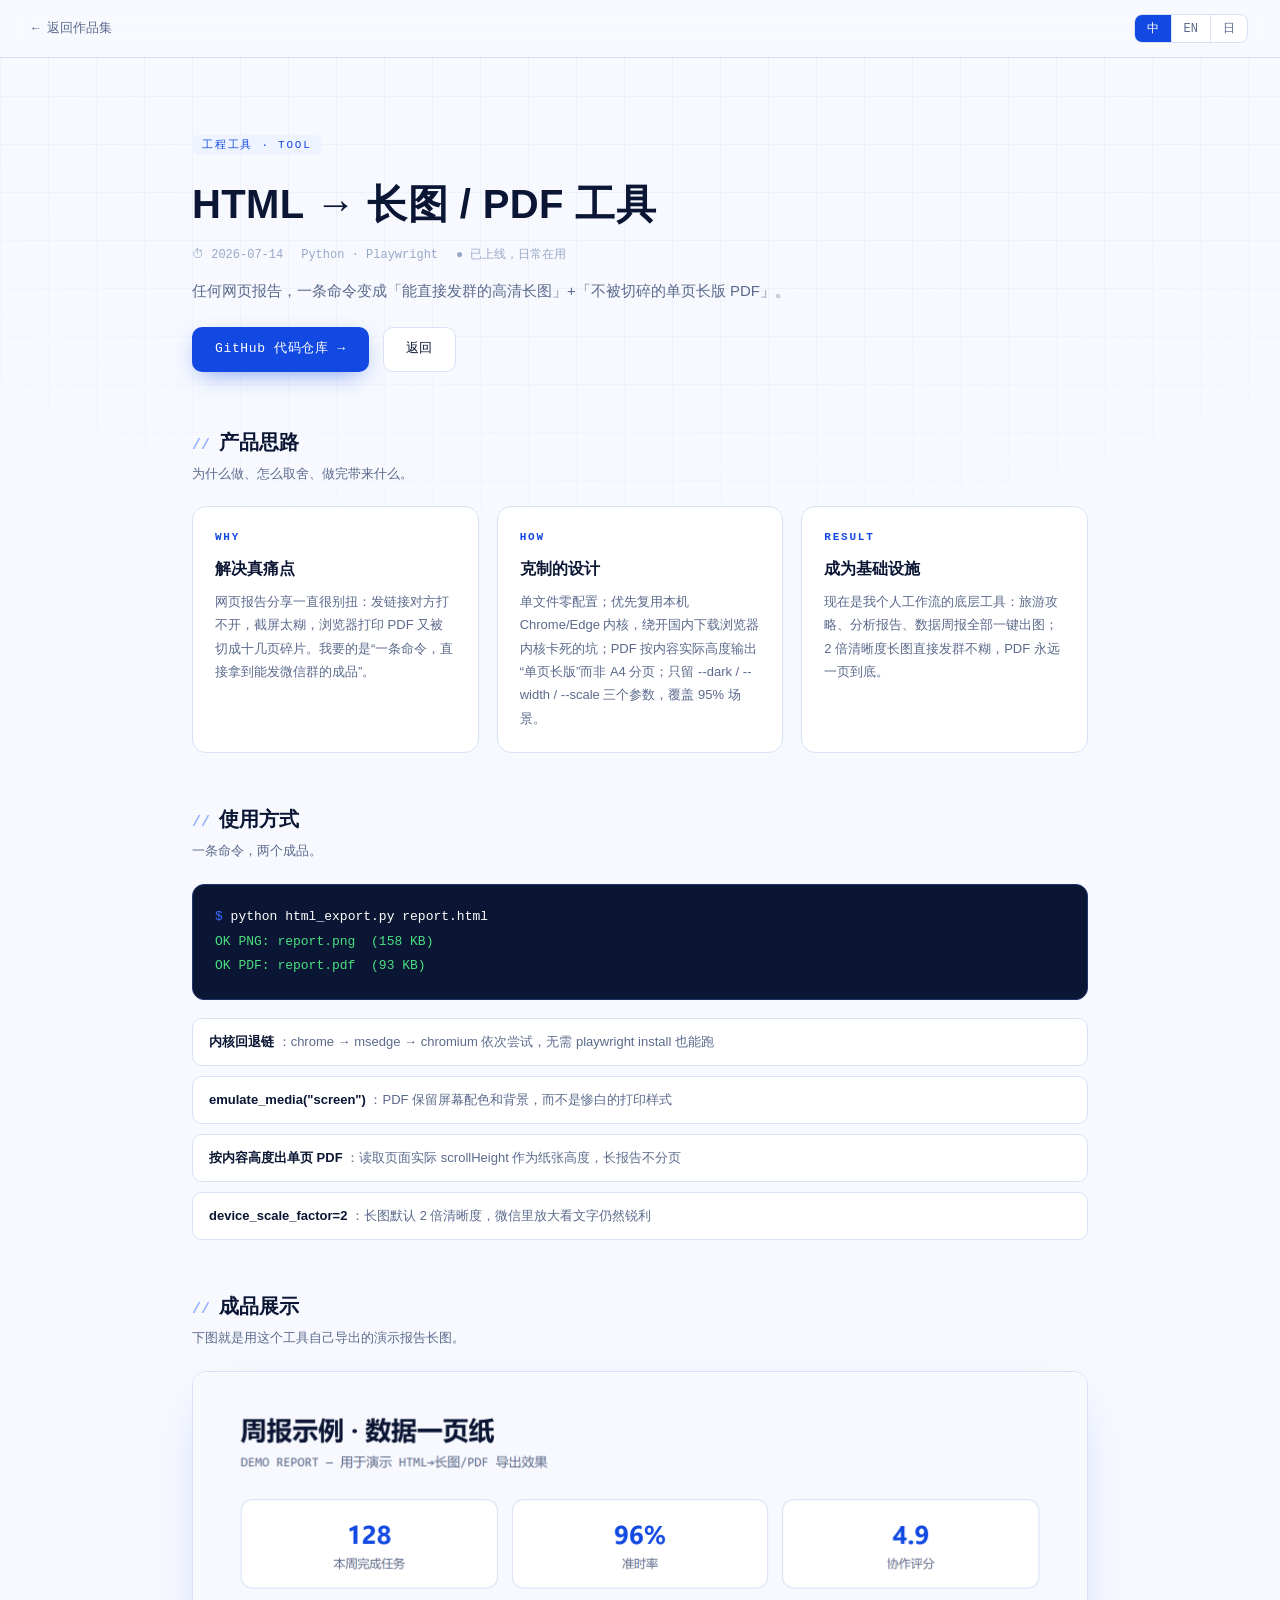
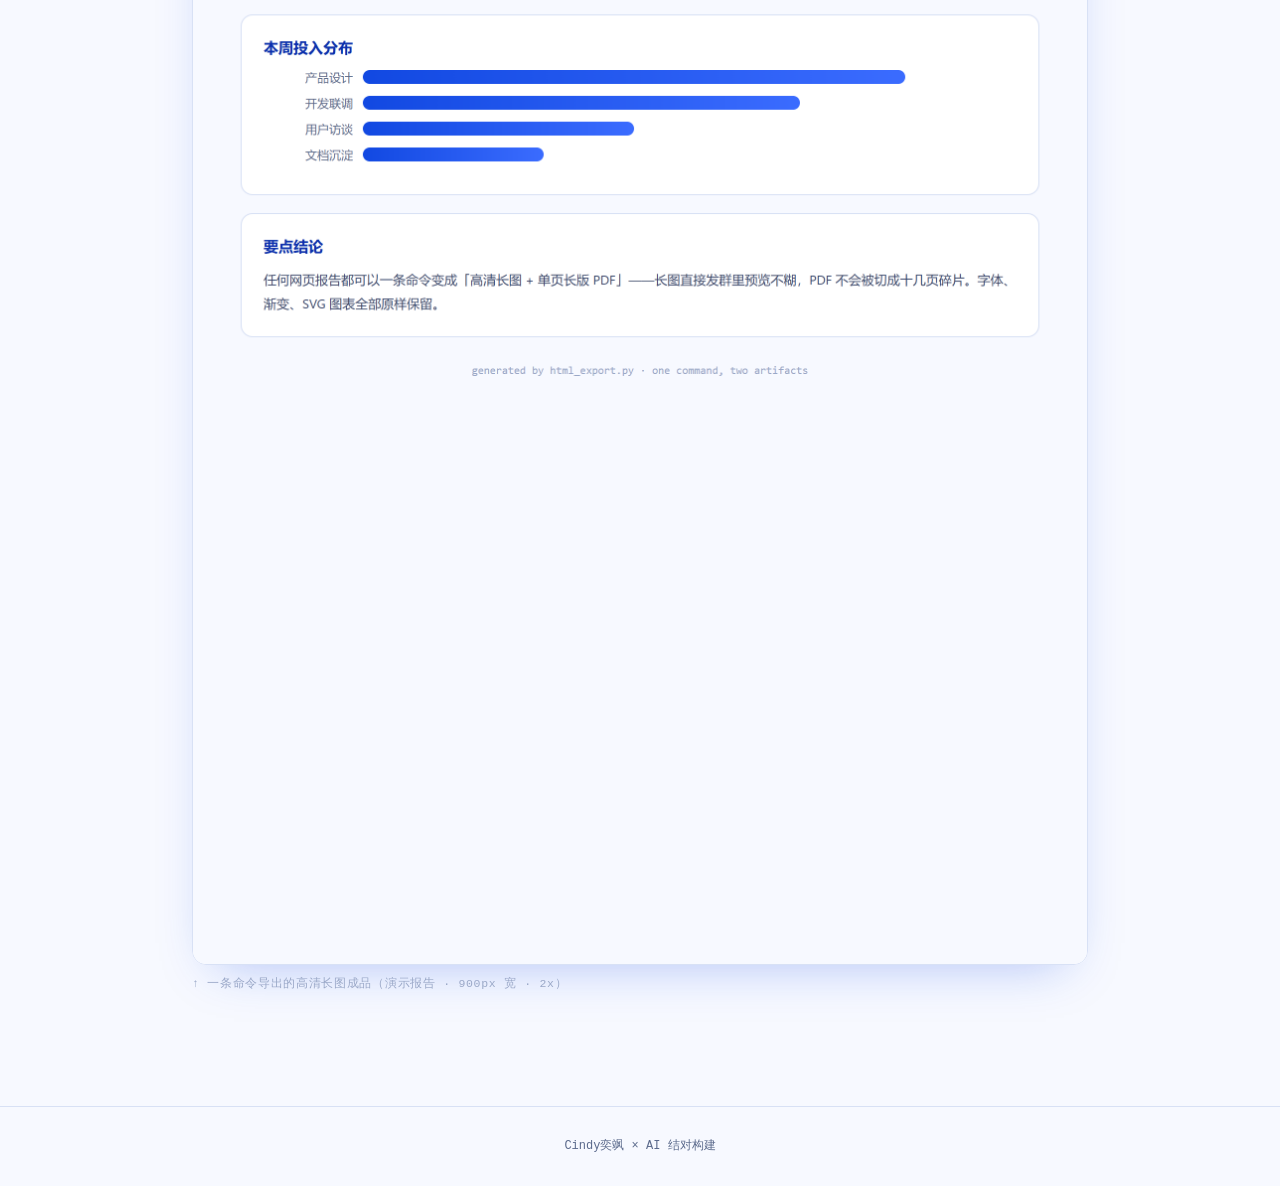
<file: work/html2pdf.html>
<!DOCTYPE html>
<html lang="zh-CN">
<head>
<meta charset="UTF-8">
<meta name="viewport" content="width=device-width, initial-scale=1.0">
<title>HTML→长图/PDF 工具 · Cindy奕飒</title>
<link rel="icon" href="data:image/svg+xml,<svg xmlns='http://www.w3.org/2000/svg' viewBox='0 0 100 100'><text y='.9em' font-size='90'>🍓</text></svg>">
<link rel="stylesheet" href="../style.css">
<link rel="stylesheet" href="work.css">
</head>
<body>
<div class="grid-bg" aria-hidden="true"></div>

<nav class="wnav">
  <a class="wback" href="../index.html#projects" data-i18n="back">← 返回作品集</a>
  <div class="lang-switch mono" role="group" aria-label="language">
    <button data-lang="zh" class="active">中</button>
    <button data-lang="en">EN</button>
    <button data-lang="ja">日</button>
  </div>
</nav>

<header class="whero">
  <span class="wtag" data-i18n="tag">工程工具 · TOOL</span>
  <h1 class="wtitle">HTML → 长图 / PDF 工具</h1>
  <div class="wmeta"><span>⏱ 2026-07-14</span><span>Python · Playwright</span><span data-i18n="status">● 已上线，日常在用</span></div>
  <p class="wlead" data-i18n="lead">任何网页报告，一条命令变成「能直接发群的高清长图」+「不被切碎的单页长版 PDF」。</p>
  <div class="wbtns">
    <a class="btn btn-primary mono" href="https://github.com/cindyhan9688-cyber/html2pdf-tool" target="_blank" rel="noopener" data-i18n="repo">GitHub 代码仓库 →</a>
    <a class="btn btn-ghost mono" href="../index.html#projects" data-i18n="back2">返回</a>
  </div>
</header>

<section class="wsec">
  <h2 data-i18n="t1">产品思路</h2>
  <p class="wsec-sub" data-i18n="t1sub">为什么做、怎么取舍、做完带来什么。</p>
  <div class="think-grid">
    <div class="think-card"><b>WHY</b><h3 data-i18n="w1h">解决真痛点</h3><p data-i18n="w1p">网页报告分享一直很别扭：发链接对方打不开，截屏太糊，浏览器打印 PDF 又被切成十几页碎片。我要的是"一条命令，直接拿到能发微信群的成品"。</p></div>
    <div class="think-card"><b>HOW</b><h3 data-i18n="w2h">克制的设计</h3><p data-i18n="w2p">单文件零配置；优先复用本机 Chrome/Edge 内核，绕开国内下载浏览器内核卡死的坑；PDF 按内容实际高度输出"单页长版"而非 A4 分页；只留 --dark / --width / --scale 三个参数，覆盖 95% 场景。</p></div>
    <div class="think-card"><b>RESULT</b><h3 data-i18n="w3h">成为基础设施</h3><p data-i18n="w3p">现在是我个人工作流的底层工具：旅游攻略、分析报告、数据周报全部一键出图；2 倍清晰度长图直接发群不糊，PDF 永远一页到底。</p></div>
  </div>
</section>

<section class="wsec">
  <h2 data-i18n="t2">使用方式</h2>
  <p class="wsec-sub" data-i18n="t2sub">一条命令，两个成品。</p>
  <div class="term">
    <div class="cmd">python html_export.py report.html</div>
    <div class="ok">OK PNG: report.png&nbsp;&nbsp;(158 KB)</div>
    <div class="ok">OK PDF: report.pdf&nbsp;&nbsp;(93 KB)</div>
  </div>
  <ul class="tech-list">
    <li><b>内核回退链</b> <span data-i18n="k1">：chrome → msedge → chromium 依次尝试，无需 playwright install 也能跑</span></li>
    <li><b>emulate_media("screen")</b> <span data-i18n="k2">：PDF 保留屏幕配色和背景，而不是惨白的打印样式</span></li>
    <li><b data-i18n="k3b">按内容高度出单页 PDF</b> <span data-i18n="k3">：读取页面实际 scrollHeight 作为纸张高度，长报告不分页</span></li>
    <li><b>device_scale_factor=2</b> <span data-i18n="k4">：长图默认 2 倍清晰度，微信里放大看文字仍然锐利</span></li>
  </ul>
</section>

<section class="wsec">
  <h2 data-i18n="t3">成品展示</h2>
  <p class="wsec-sub" data-i18n="t3sub">下图就是用这个工具自己导出的演示报告长图。</p>
  <figure class="shot">
    <img id="demoImg" src="../assets/work/html2pdf-demo.png" alt="html2pdf demo output" loading="lazy">
    <figcaption data-i18n="cap1">↑ 一条命令导出的高清长图成品（演示报告 · 900px 宽 · 2x）</figcaption>
  </figure>
</section>

<footer class="wfoot"><span data-i18n="foot">Cindy奕飒 × AI 结对构建</span></footer>

<script>
const W = {
  zh: { back:"← 返回作品集", back2:"返回", tag:"工程工具 · TOOL", status:"● 已上线，日常在用",
    lead:"任何网页报告，一条命令变成「能直接发群的高清长图」+「不被切碎的单页长版 PDF」。",
    repo:"GitHub 代码仓库 →",
    t1:"产品思路", t1sub:"为什么做、怎么取舍、做完带来什么。",
    w1h:"解决真痛点", w1p:"网页报告分享一直很别扭：发链接对方打不开，截屏太糊，浏览器打印 PDF 又被切成十几页碎片。我要的是“一条命令，直接拿到能发微信群的成品”。",
    w2h:"克制的设计", w2p:"单文件零配置；优先复用本机 Chrome/Edge 内核，绕开国内下载浏览器内核卡死的坑；PDF 按内容实际高度输出“单页长版”而非 A4 分页；只留 --dark / --width / --scale 三个参数，覆盖 95% 场景。",
    w3h:"成为基础设施", w3p:"现在是我个人工作流的底层工具：旅游攻略、分析报告、数据周报全部一键出图；2 倍清晰度长图直接发群不糊，PDF 永远一页到底。",
    t2:"使用方式", t2sub:"一条命令，两个成品。",
    k1:"：chrome → msedge → chromium 依次尝试，无需 playwright install 也能跑",
    k2:"：PDF 保留屏幕配色和背景，而不是惨白的打印样式",
    k3b:"按内容高度出单页 PDF", k3:"：读取页面实际 scrollHeight 作为纸张高度，长报告不分页",
    k4:"：长图默认 2 倍清晰度，微信里放大看文字仍然锐利",
    t3:"成品展示", t3sub:"下图就是用这个工具自己导出的演示报告长图。",
    cap1:"↑ 一条命令导出的高清长图成品（演示报告 · 900px 宽 · 2x）",
    foot:"Cindy奕飒 × AI 结对构建" },
  en: { back:"← Back to portfolio", back2:"Back", tag:"TOOL", status:"● shipped, in daily use",
    lead:"Turn any web report into a share-ready hi-res long image + a single-page PDF that never gets chopped — with one command.",
    repo:"GitHub repository →",
    t1:"Product Thinking", t1sub:"Why it exists, the trade-offs, and what it changed.",
    w1h:"A real pain point", w1p:"Sharing web reports is awkward: links need an environment, screenshots blur, and browser-printed PDFs get sliced into a dozen pages. I wanted one command that outputs something I can drop straight into a group chat.",
    w2h:"Restrained design", w2p:"Single file, zero config. It reuses the local Chrome/Edge engine to dodge slow headless-browser downloads; PDF height follows the actual content so it stays one page; only three flags — --dark / --width / --scale — cover 95% of cases.",
    w3h:"Now infrastructure", w3p:"It became the base layer of my workflow: travel guides, analysis reports and weekly dashboards all export through it. 2x-resolution images stay sharp in chat apps; PDFs are always one clean page.",
    t2:"Usage", t2sub:"One command, two artifacts.",
    k1:": tries chrome → msedge → chromium in order, works without playwright install",
    k2:": PDF keeps on-screen colors and backgrounds instead of pale print styles",
    k3b:"Content-height single-page PDF", k3:": uses the page's real scrollHeight as paper height — no pagination",
    k4:": images render at 2x by default, text stays sharp when zoomed",
    t3:"Output", t3sub:"The image below was exported by the tool itself.",
    cap1:"↑ Hi-res long image exported with one command (demo report · 900px · 2x)",
    foot:"Built by Cindy Yisa × AI" },
  ja: { back:"← ポートフォリオへ戻る", back2:"戻る", tag:"ツール", status:"● リリース済・毎日使用中",
    lead:"どんなWebレポートも、コマンド一つで「そのまま共有できる高解像度ロング画像」と「切れない1ページPDF」に。",
    repo:"GitHubリポジトリ →",
    t1:"プロダクト思考", t1sub:"なぜ作ったか、何を割り切ったか、何が変わったか。",
    w1h:"本物のペインポイント", w1p:"Webレポートの共有はずっと不便でした。リンクは環境依存、スクショはぼやけ、ブラウザ印刷のPDFは十数ページに分断される。欲しかったのは「コマンド一つで、そのままグループに送れる成果物」。",
    w2h:"抑制の効いた設計", w2p:"単一ファイル・設定ゼロ。ローカルのChrome/Edgeエンジンを再利用してダウンロードの詰まりを回避。PDFはコンテンツの実際の高さで1ページ出力。フラグは --dark / --width / --scale の3つだけで95%のケースをカバー。",
    w3h:"インフラになった", w3p:"今では個人ワークフローの基盤ツール。旅行ガイド、分析レポート、週報すべてワンコマンドで出力。2倍解像度でチャットでも文字がくっきり、PDFは常に1ページ。",
    t2:"使い方", t2sub:"コマンド一つ、成果物二つ。",
    k1:"：chrome → msedge → chromium の順に試行、playwright install 不要",
    k2:"：PDFは画面の配色と背景を保持、白っぽい印刷スタイルにしない",
    k3b:"コンテンツ高さの1ページPDF", k3:"：ページの実際のscrollHeightを用紙高さに使用、改ページなし",
    k4:"：画像はデフォルト2倍解像度、拡大しても文字が鮮明",
    t3:"成果物", t3sub:"下の画像はこのツール自身で書き出したデモレポート。",
    cap1:"↑ ワンコマンドで書き出した高解像度ロング画像（デモ · 900px · 2x）",
    foot:"Cindy奕飒 × AI ペアで構築" }
};
let lang = localStorage.getItem("cindy-lang") || "zh";
// 演示图三语版本：随语言切换（图本身是本工具生成的，三版都是真实导出成品）
const DEMO_IMG = {
  zh: "../assets/work/html2pdf-demo.png",
  en: "../assets/work/html2pdf-demo-en.png",
  ja: "../assets/work/html2pdf-demo-ja.png"
};
function apply(){
  document.documentElement.lang = lang === "zh" ? "zh-CN" : lang;
  document.querySelectorAll("[data-i18n]").forEach(el => { const v = W[lang][el.dataset.i18n]; if (v) el.textContent = v; });
  document.querySelectorAll(".lang-switch button").forEach(b => b.classList.toggle("active", b.dataset.lang === lang));
  const di = document.getElementById("demoImg");
  if (di) di.src = DEMO_IMG[lang] || DEMO_IMG.zh;
}
document.querySelectorAll(".lang-switch button").forEach(b => b.addEventListener("click", () => {
  lang = b.dataset.lang; localStorage.setItem("cindy-lang", lang); apply();
}));
apply();
/* 🍓 点击迸发 */
addEventListener("pointerdown", e => {
  for (let i = 0; i < 12; i++){
    const berry = i % 3 === 0;
    const el = document.createElement("span");
    el.className = "bp " + (berry ? "bp-berry" : "bp-spark");
    if (berry) el.textContent = "🍓";
    el.style.left = e.clientX + "px"; el.style.top = e.clientY + "px";
    document.body.appendChild(el);
    const a = Math.random() * Math.PI * 2, d = 40 + Math.random() * 75;
    el.animate([
      { transform: "translate(-50%,-50%) scale(1)", opacity: 1 },
      { transform: `translate(calc(-50% + ${Math.cos(a)*d}px), calc(-50% + ${Math.sin(a)*d + 46}px)) scale(${berry ? 1.15 : 0.35})`, opacity: 0 }
    ], { duration: 650 + Math.random() * 450, easing: "cubic-bezier(.16,.8,.3,1)" }).onfinish = () => el.remove();
  }
});
</script>
</body>
</html>
</file>
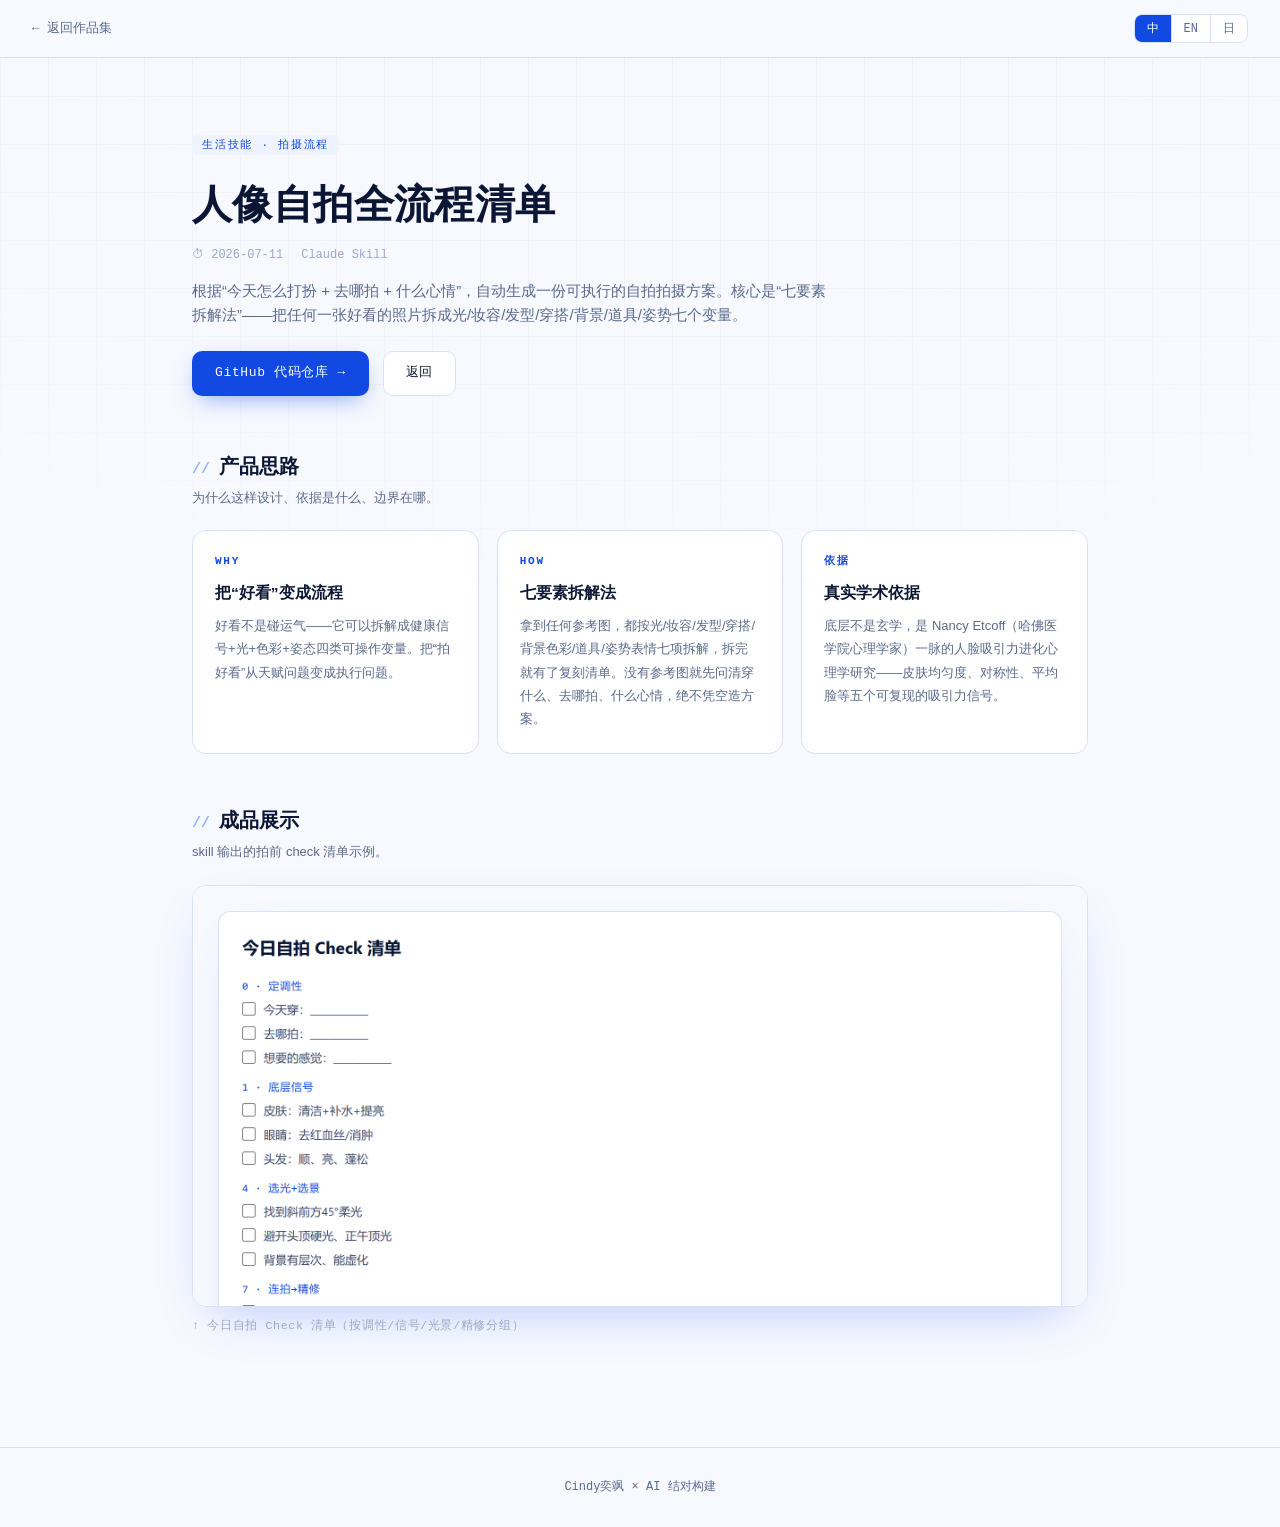
<file: work/selfie.html>
<!DOCTYPE html>
<html lang="zh-CN">
<head>
<meta charset="UTF-8">
<meta name="viewport" content="width=device-width, initial-scale=1.0">
<title>人像自拍全流程清单 · Cindy奕飒</title>
<link rel="icon" href="data:image/svg+xml,<svg xmlns='http://www.w3.org/2000/svg' viewBox='0 0 100 100'><text y='.9em' font-size='90'>🍓</text></svg>">
<link rel="stylesheet" href="../style.css">
<link rel="stylesheet" href="work.css">
</head>
<body>
<div class="grid-bg" aria-hidden="true"></div>

<nav class="wnav">
  <a class="wback" href="../index.html#projects" data-i18n="back">← 返回作品集</a>
  <div class="lang-switch mono" role="group" aria-label="language">
    <button data-lang="zh" class="active">中</button>
    <button data-lang="en">EN</button>
    <button data-lang="ja">日</button>
  </div>
</nav>

<header class="whero">
  <span class="wtag" data-i18n="tag">生活技能 · 拍摄流程</span>
  <h1 class="wtitle" data-i18n="title">人像自拍全流程清单</h1>
  <div class="wmeta"><span>⏱ 2026-07-11</span><span data-i18n="stack">Claude Skill</span></div>
  <p class="wlead" data-i18n="lead">根据"今天怎么打扮 + 去哪拍 + 什么心情"，自动生成一份可执行的自拍拍摄方案。核心是"七要素拆解法"——把任何一张好看的照片拆成光/妆容/发型/穿搭/背景/道具/姿势七个变量。</p>
  <div class="wbtns">
    <a class="btn btn-primary mono" href="https://github.com/cindyhan9688-cyber/selfie-beauty-checklist" target="_blank" rel="noopener" data-i18n="repo">GitHub 代码仓库 →</a>
    <a class="btn btn-ghost mono" href="../index.html#projects" data-i18n="back2">返回</a>
  </div>
</header>

<section class="wsec">
  <h2 data-i18n="t1">产品思路</h2>
  <p class="wsec-sub" data-i18n="t1sub">为什么这样设计、依据是什么、边界在哪。</p>
  <div class="think-grid">
    <div class="think-card"><b>WHY</b><h3 data-i18n="w1h">把"好看"变成流程</h3><p data-i18n="w1p">好看不是碰运气——它可以拆解成健康信号+光+色彩+姿态四类可操作变量。把"拍好看"从天赋问题变成执行问题。</p></div>
    <div class="think-card"><b>HOW</b><h3 data-i18n="w2h">七要素拆解法</h3><p data-i18n="w2p">拿到任何参考图，都按光/妆容/发型/穿搭/背景色彩/道具/姿势表情七项拆解，拆完就有了复刻清单。没有参考图就先问清穿什么、去哪拍、什么心情，绝不凭空造方案。</p></div>
    <div class="think-card"><b>依据</b><h3 data-i18n="w3h">真实学术依据</h3><p data-i18n="w3p">底层不是玄学，是 Nancy Etcoff（哈佛医学院心理学家）一脉的人脸吸引力进化心理学研究——皮肤均匀度、对称性、平均脸等五个可复现的吸引力信号。</p></div>
  </div>
</section>

<section class="wsec">
  <h2 data-i18n="t2">成品展示</h2>
  <p class="wsec-sub" data-i18n="t2sub">skill 输出的拍前 check 清单示例。</p>
  <figure class="shot">
    <img id="selfieImg" src="../assets/work/selfie-checklist-ui.png" alt="selfie checklist UI" loading="lazy">
    <figcaption data-i18n="cap1">↑ 今日自拍 Check 清单（按调性/信号/光景/精修分组）</figcaption>
  </figure>
</section>

<footer class="wfoot"><span data-i18n="foot">Cindy奕飒 × AI 结对构建</span></footer>

<script>
const W = {
  zh: { back:"← 返回作品集", back2:"返回", tag:"生活技能 · 拍摄流程", title:"人像自拍全流程清单",
    stack:"Claude Skill", repo:"GitHub 代码仓库 →",
    lead:"根据“今天怎么打扮 + 去哪拍 + 什么心情”，自动生成一份可执行的自拍拍摄方案。核心是“七要素拆解法”——把任何一张好看的照片拆成光/妆容/发型/穿搭/背景/道具/姿势七个变量。",
    t1:"产品思路", t1sub:"为什么这样设计、依据是什么、边界在哪。",
    w1h:"把“好看”变成流程", w1p:"好看不是碰运气——它可以拆解成健康信号+光+色彩+姿态四类可操作变量。把“拍好看”从天赋问题变成执行问题。",
    w2h:"七要素拆解法", w2p:"拿到任何参考图，都按光/妆容/发型/穿搭/背景色彩/道具/姿势表情七项拆解，拆完就有了复刻清单。没有参考图就先问清穿什么、去哪拍、什么心情，绝不凭空造方案。",
    w3h:"真实学术依据", w3p:"底层不是玄学，是 Nancy Etcoff（哈佛医学院心理学家）一脉的人脸吸引力进化心理学研究——皮肤均匀度、对称性、平均脸等五个可复现的吸引力信号。",
    t2:"成品展示", t2sub:"skill 输出的拍前 check 清单示例。",
    cap1:"↑ 今日自拍 Check 清单（按调性/信号/光景/精修分组）",
    foot:"Cindy奕飒 × AI 结对构建" },
  en: { back:"← Back to portfolio", back2:"Back", tag:"LIFE · SHOOTING FLOW", title:"Portrait Selfie Checklist",
    stack:"Claude Skill", repo:"GitHub repository →",
    lead:"Turns “what I'm wearing + where I'm shooting + my mood today” into an executable selfie shooting plan. Core method: the Seven-Element Breakdown — split any good photo into light/makeup/hair/outfit/background/props/pose.",
    t1:"Product Thinking", t1sub:"Why it's designed this way, what it's based on, where the lines are.",
    w1h:"Turning “good-looking” into a process", w1p:"Looking good isn't luck — it breaks down into health signals + light + color + pose, all actionable variables. Turns a talent problem into an execution problem.",
    w2h:"The Seven-Element Breakdown", w2p:"Any reference photo gets split into light/makeup/hair/outfit/background/props/pose — that breakdown becomes a recreation checklist. No reference photo? Ask what they're wearing, where, and what mood first — never fabricate a plan from nothing.",
    w3h:"Real academic grounding", w3p:"Not pseudoscience — grounded in Nancy Etcoff's (Harvard Medical School psychologist) line of evolutionary-psychology facial attractiveness research: skin homogeneity, symmetry, averageness, and other reproducible signals.",
    t2:"Output", t2sub:"A sample pre-shoot check list generated by the skill.",
    cap1:"↑ Today's Selfie Check List (grouped by tone / signals / light-scene / retouch)",
    foot:"Built by Cindy Yisa × AI" },
  ja: { back:"← ポートフォリオへ戻る", back2:"戻る", tag:"ライフ · 撮影フロー", title:"人像自拍全工程チェックリスト",
    stack:"Claude Skill", repo:"GitHubリポジトリ →",
    lead:"「今日の服装＋撮影場所＋気分」から、実行可能な自撮り撮影プランを自動生成。核心は「七要素分解法」——好きな写真を光/メイク/髪型/服装/背景/小物/ポーズの7変数に分解する。",
    t1:"プロダクト思考", t1sub:"なぜこの設計か、根拠は何か、境界線はどこか。",
    w1h:"「可愛く見える」をプロセス化", w1p:"可愛く見えるのは運ではなく——健康シグナル+光+色+ポーズという操作可能な変数に分解できる。「可愛く撮る」を才能の問題から実行の問題に変える。",
    w2h:"七要素分解法", w2p:"参考写真があれば光/メイク/髪型/服装/背景色/小物/ポーズの7項目で分解、それが再現チェックリストになる。参考写真がなければ服装・場所・気分を先に聞く、無から捏造しない。",
    w3h:"本物の学術的根拠", w3p:"オカルトではなく、Nancy Etcoff（ハーバード医学部心理学者）の系譜にある進化心理学的な顔魅力研究に基づく——肌の均一性、対称性、平均顔など再現可能なシグナル。",
    t2:"成果物", t2sub:"skillが出力する撮影前チェックリストの例。",
    cap1:"↑ 今日のセルフィー・チェックリスト（トーン/シグナル/光と場所/レタッチ別）",
    foot:"Cindy奕飒 × AI ペアで構築" }
};
let lang = localStorage.getItem("cindy-lang") || "zh";
const IMG = { zh:"../assets/work/selfie-checklist-ui.png", en:"../assets/work/selfie-checklist-ui-en.png", ja:"../assets/work/selfie-checklist-ui-ja.png" };
function apply(){
  document.documentElement.lang = lang === "zh" ? "zh-CN" : lang;
  document.querySelectorAll("[data-i18n]").forEach(el => { const v = W[lang][el.dataset.i18n]; if (v) el.textContent = v; });
  document.querySelectorAll(".lang-switch button").forEach(b => b.classList.toggle("active", b.dataset.lang === lang));
  const im = document.getElementById("selfieImg");
  if (im){ im.onerror = () => { im.onerror = null; im.src = IMG.zh; }; im.src = IMG[lang] || IMG.zh; }
}
document.querySelectorAll(".lang-switch button").forEach(b => b.addEventListener("click", () => {
  lang = b.dataset.lang; localStorage.setItem("cindy-lang", lang); apply();
}));
apply();
addEventListener("pointerdown", e => {
  for (let i = 0; i < 12; i++){
    const berry = i % 3 === 0;
    const el = document.createElement("span");
    el.className = "bp " + (berry ? "bp-berry" : "bp-spark");
    if (berry) el.textContent = "🍓";
    el.style.left = e.clientX + "px"; el.style.top = e.clientY + "px";
    document.body.appendChild(el);
    const a = Math.random() * Math.PI * 2, d = 40 + Math.random() * 75;
    el.animate([
      { transform: "translate(-50%,-50%) scale(1)", opacity: 1 },
      { transform: `translate(calc(-50% + ${Math.cos(a)*d}px), calc(-50% + ${Math.sin(a)*d + 46}px)) scale(${berry ? 1.15 : 0.35})`, opacity: 0 }
    ], { duration: 650 + Math.random() * 450, easing: "cubic-bezier(.16,.8,.3,1)" }).onfinish = () => el.remove();
  }
});
</script>
</body>
</html>
</file>
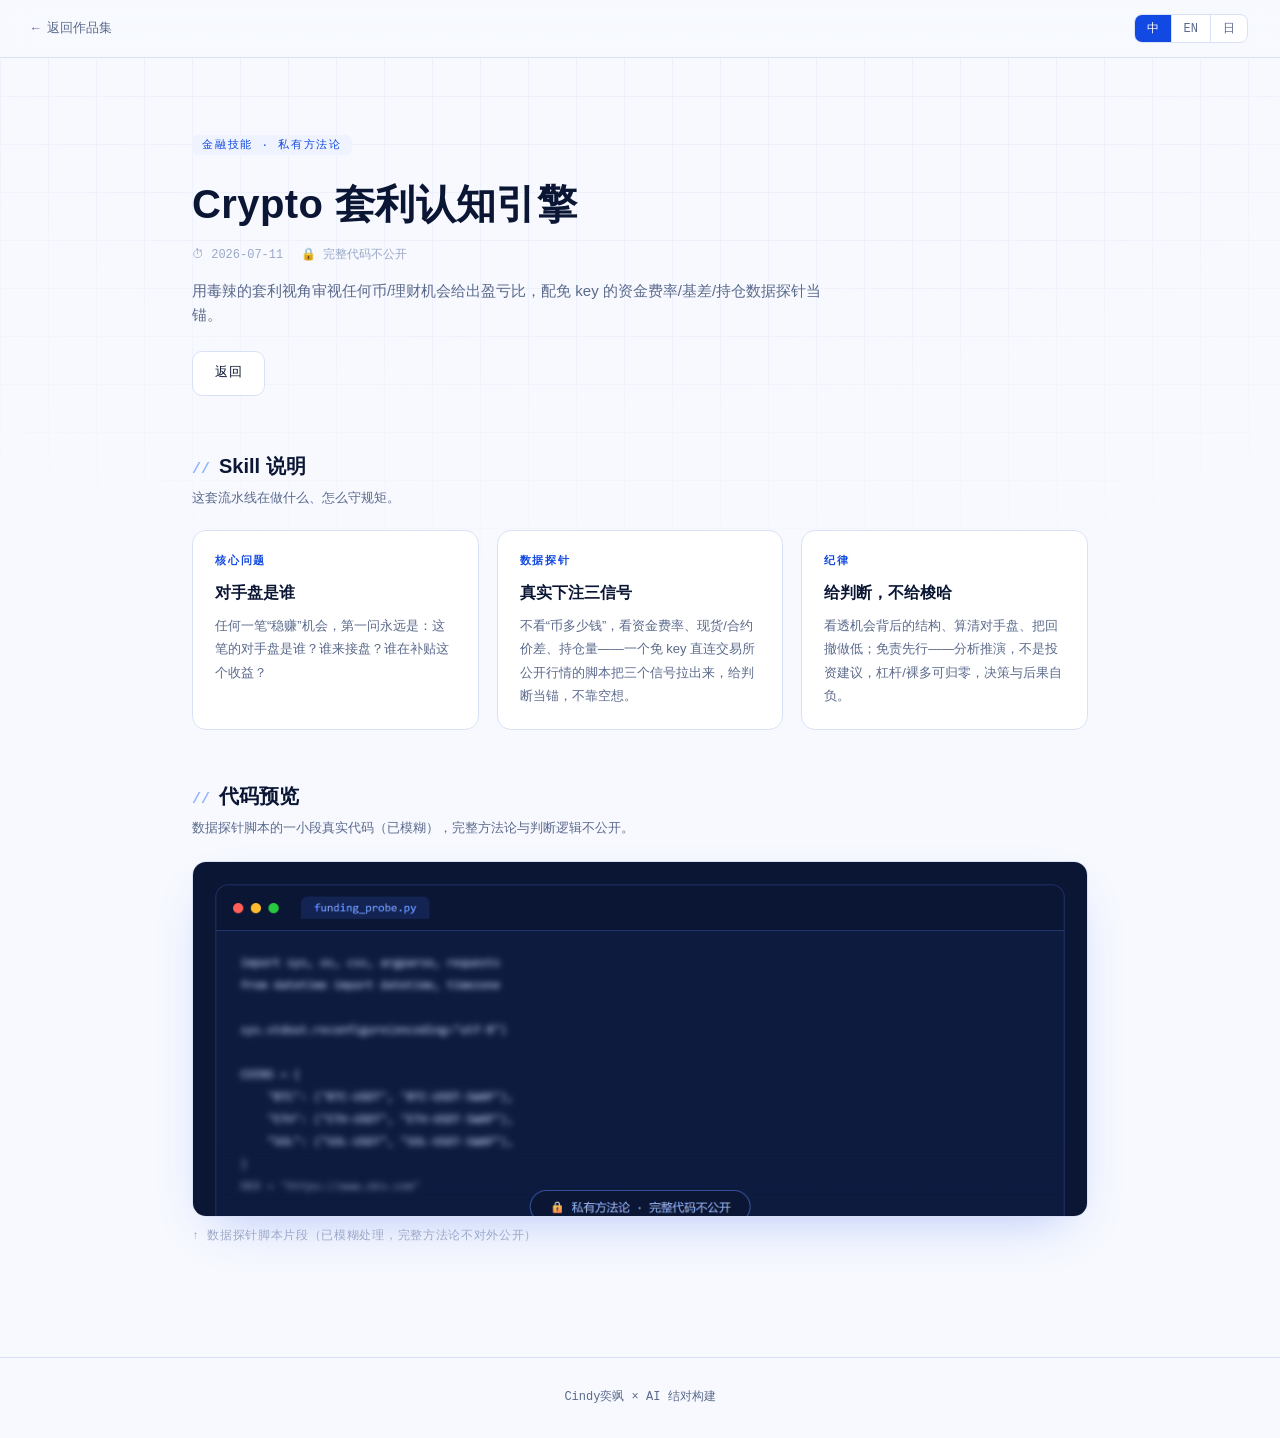
<file: work/skill-crypto-arb.html>
<!DOCTYPE html>
<html lang="zh-CN">
<head>
<meta charset="UTF-8">
<meta name="viewport" content="width=device-width, initial-scale=1.0">
<title>Crypto 套利认知引擎 · Cindy奕飒</title>
<link rel="icon" href="data:image/svg+xml,<svg xmlns='http://www.w3.org/2000/svg' viewBox='0 0 100 100'><text y='.9em' font-size='90'>🍓</text></svg>">
<link rel="stylesheet" href="../style.css">
<link rel="stylesheet" href="work.css">
</head>
<body>
<div class="grid-bg" aria-hidden="true"></div>

<nav class="wnav">
  <a class="wback" href="../index.html#finance" data-i18n="back">← 返回作品集</a>
  <div class="lang-switch mono" role="group" aria-label="language">
    <button data-lang="zh" class="active">中</button>
    <button data-lang="en">EN</button>
    <button data-lang="ja">日</button>
  </div>
</nav>

<header class="whero">
  <span class="wtag" data-i18n="tag">金融技能 · 私有方法论</span>
  <h1 class="wtitle">Crypto 套利认知引擎</h1>
  <div class="wmeta"><span>⏱ 2026-07-11</span><span data-i18n="priv">🔒 完整代码不公开</span></div>
  <p class="wlead" data-i18n="lead">用毒辣的套利视角审视任何币/理财机会给出盈亏比，配免 key 的资金费率/基差/持仓数据探针当锚。</p>
  <div class="wbtns">
    <a class="btn btn-ghost mono" href="../index.html#finance" data-i18n="back2">返回</a>
  </div>
</header>

<section class="wsec">
  <h2 data-i18n="t1">Skill 说明</h2>
  <p class="wsec-sub" data-i18n="t1sub">这套流水线在做什么、怎么守规矩。</p>
  <div class="think-grid">
    <div class="think-card"><b>核心问题</b><h3 data-i18n="w1h">对手盘是谁</h3><p data-i18n="w1p">任何一笔"稳赚"机会，第一问永远是：这笔的对手盘是谁？谁来接盘？谁在补贴这个收益？</p></div>
    <div class="think-card"><b>数据探针</b><h3 data-i18n="w2h">真实下注三信号</h3><p data-i18n="w2p">不看"币多少钱"，看资金费率、现货/合约价差、持仓量——一个免 key 直连交易所公开行情的脚本把三个信号拉出来，给判断当锚，不靠空想。</p></div>
    <div class="think-card"><b>纪律</b><h3 data-i18n="w3h">给判断，不给梭哈</h3><p data-i18n="w3p">看透机会背后的结构、算清对手盘、把回撤做低；免责先行——分析推演，不是投资建议，杠杆/裸多可归零，决策与后果自负。</p></div>
  </div>
</section>

<section class="wsec">
  <h2 data-i18n="t2">代码预览</h2>
  <p class="wsec-sub" data-i18n="t2sub">数据探针脚本的一小段真实代码（已模糊），完整方法论与判断逻辑不公开。</p>
  <figure class="shot">
    <img id="skImg" src="../assets/work/skill-crypto-arb.png" alt="blurred skill code preview" loading="lazy">
    <figcaption data-i18n="cap1">↑ 数据探针脚本片段（已模糊处理，完整方法论不对外公开）</figcaption>
  </figure>
</section>

<footer class="wfoot"><span data-i18n="foot">Cindy奕飒 × AI 结对构建</span></footer>

<script>
const W = {
  zh: { back:"← 返回作品集", back2:"返回", tag:"金融技能 · 私有方法论", priv:"🔒 完整代码不公开",
    lead:"用毒辣的套利视角审视任何币/理财机会给出盈亏比，配免 key 的资金费率/基差/持仓数据探针当锚。",
    t1:"Skill 说明", t1sub:"这套流水线在做什么、怎么守规矩。",
    w1h:"对手盘是谁", w1p:"任何一笔“稳赚”机会，第一问永远是：这笔的对手盘是谁？谁来接盘？谁在补贴这个收益？",
    w2h:"真实下注三信号", w2p:"不看“币多少钱”，看资金费率、现货/合约价差、持仓量——一个免 key 直连交易所公开行情的脚本把三个信号拉出来，给判断当锚，不靠空想。",
    w3h:"给判断，不给梭哈", w3p:"看透机会背后的结构、算清对手盘、把回撤做低；免责先行——分析推演，不是投资建议，杠杆/裸多可归零，决策与后果自负。",
    t2:"代码预览", t2sub:"数据探针脚本的一小段真实代码（已模糊），完整方法论与判断逻辑不公开。",
    cap1:"↑ 数据探针脚本片段（已模糊处理，完整方法论不对外公开）",
    foot:"Cindy奕飒 × AI 结对构建" },
  en: { back:"← Back to portfolio", back2:"Back", tag:"FINANCE · PRIVATE METHODOLOGY", priv:"🔒 Full code not public",
    lead:"A sharp arbitrage lens that scores any coin or yield offer by risk-reward, anchored by keyless probes for funding rates, basis and open interest.",
    t1:"Skill Description", t1sub:"What this pipeline does and how it stays disciplined.",
    w1h:"Who's the counterparty", w1p:"For any “sure-win” opportunity, the first question is always: who's on the other side of this trade? Who's absorbing it? Who's subsidizing this yield?",
    w2h:"Three real betting signals", w2p:"Doesn't look at “what's the coin worth” — looks at funding rate, spot/futures basis, open interest. A keyless script pulls these three signals straight from exchange public data as an anchor, not guesswork.",
    w3h:"A verdict, not a green light to go all-in", w3p:"See through the structure behind an opportunity, know the counterparty, keep drawdowns low; disclaimer-first — this is analytical reasoning, not investment advice; leverage/naked longs can go to zero, decisions and consequences are the user's own.",
    t2:"Code Preview", t2sub:"A small real snippet from the data-probe script (blurred) — the full methodology and judgment logic stay private.",
    cap1:"↑ Data-probe script excerpt (blurred — full methodology not public)",
    foot:"Built by Cindy Yisa × AI" },
  ja: { back:"← ポートフォリオへ戻る", back2:"戻る", tag:"金融スキル · 非公開の方法論", priv:"🔒 全コード非公開",
    lead:"鋭い裁定視点であらゆるコイン・利回り案件をリスクリワードで採点、資金調達率/ベーシス/建玉のキーレス・データプローブを判断の錨にする。",
    t1:"Skillの説明", t1sub:"このパイプラインが何をするか、どう規律を守るか。",
    w1h:"対手方は誰か", w1p:"あらゆる「確実に儲かる」機会について、最初の問いは常に：この取引の相手方は誰か？誰が引き受けるのか？誰がこの利回りを補助しているのか？",
    w2h:"実際の賭けを示す3つのシグナル", w2p:"「コインの値段」ではなく、資金調達率、現物/先物のベーシス、建玉を見る——キー不要のスクリプトが取引所の公開データからこの3つのシグナルを直接取得し、当て推量ではなく判断の錨にする。",
    w3h:"判断は出すが全力ベットは勧めない", w3p:"機会の裏の構造を見抜き、相手方を把握し、ドローダウンを抑える；免責事項優先——これは分析的推論であり投資助言ではない、レバレッジ/裸のロングはゼロになりうる、判断と結果は自己責任。",
    t2:"コードプレビュー", t2sub:"データプローブスクリプトの実際の断片（ぼかし加工済み）——完全な方法論と判断ロジックは非公開。",
    cap1:"↑ データプローブスクリプト抜粋（ぼかし加工済み、完全な方法論は非公開）",
    foot:"Cindy奕飒 × AI ペアで構築" }
};
let lang = localStorage.getItem("cindy-lang") || "zh";
const IMG = { zh:"../assets/work/skill-crypto-arb.png", en:"../assets/work/skill-crypto-arb-en.png", ja:"../assets/work/skill-crypto-arb-ja.png" };
function apply(){
  document.documentElement.lang = lang === "zh" ? "zh-CN" : lang;
  document.querySelectorAll("[data-i18n]").forEach(el => { const v = W[lang][el.dataset.i18n]; if (v) el.textContent = v; });
  document.querySelectorAll(".lang-switch button").forEach(b => b.classList.toggle("active", b.dataset.lang === lang));
  const im = document.getElementById("skImg");
  if (im){ im.onerror = () => { im.onerror = null; im.src = IMG.zh; }; im.src = IMG[lang] || IMG.zh; }
}
document.querySelectorAll(".lang-switch button").forEach(b => b.addEventListener("click", () => {
  lang = b.dataset.lang; localStorage.setItem("cindy-lang", lang); apply();
}));
apply();
addEventListener("pointerdown", e => {
  for (let i = 0; i < 12; i++){
    const berry = i % 3 === 0;
    const el = document.createElement("span");
    el.className = "bp " + (berry ? "bp-berry" : "bp-spark");
    if (berry) el.textContent = "🍓";
    el.style.left = e.clientX + "px"; el.style.top = e.clientY + "px";
    document.body.appendChild(el);
    const a = Math.random() * Math.PI * 2, d = 40 + Math.random() * 75;
    el.animate([
      { transform: "translate(-50%,-50%) scale(1)", opacity: 1 },
      { transform: `translate(calc(-50% + ${Math.cos(a)*d}px), calc(-50% + ${Math.sin(a)*d + 46}px)) scale(${berry ? 1.15 : 0.35})`, opacity: 0 }
    ], { duration: 650 + Math.random() * 450, easing: "cubic-bezier(.16,.8,.3,1)" }).onfinish = () => el.remove();
  }
});
</script>
</body>
</html>
</file>
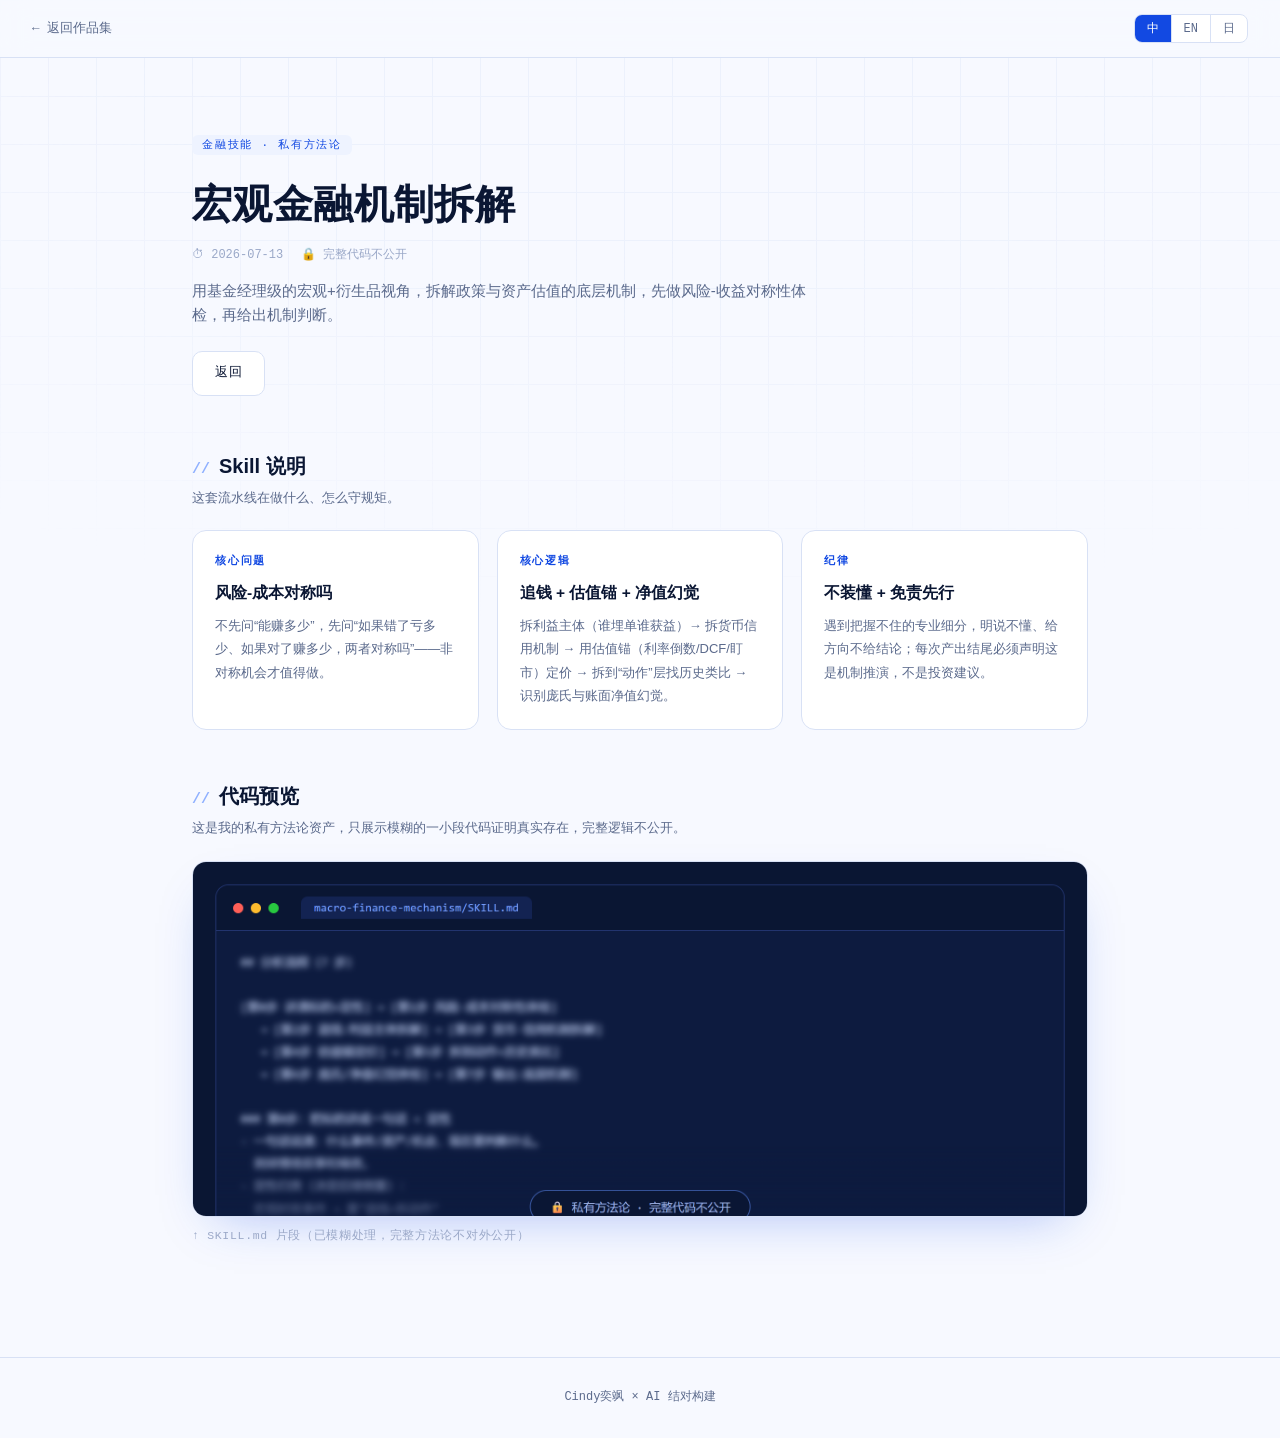
<file: work/skill-macro.html>
<!DOCTYPE html>
<html lang="zh-CN">
<head>
<meta charset="UTF-8">
<meta name="viewport" content="width=device-width, initial-scale=1.0">
<title>宏观金融机制拆解 · Cindy奕飒</title>
<link rel="icon" href="data:image/svg+xml,<svg xmlns='http://www.w3.org/2000/svg' viewBox='0 0 100 100'><text y='.9em' font-size='90'>🍓</text></svg>">
<link rel="stylesheet" href="../style.css">
<link rel="stylesheet" href="work.css">
</head>
<body>
<div class="grid-bg" aria-hidden="true"></div>

<nav class="wnav">
  <a class="wback" href="../index.html#finance" data-i18n="back">← 返回作品集</a>
  <div class="lang-switch mono" role="group" aria-label="language">
    <button data-lang="zh" class="active">中</button>
    <button data-lang="en">EN</button>
    <button data-lang="ja">日</button>
  </div>
</nav>

<header class="whero">
  <span class="wtag" data-i18n="tag">金融技能 · 私有方法论</span>
  <h1 class="wtitle" data-i18n="title">宏观金融机制拆解</h1>
  <div class="wmeta"><span>⏱ 2026-07-13</span><span data-i18n="priv">🔒 完整代码不公开</span></div>
  <p class="wlead" data-i18n="lead">用基金经理级的宏观+衍生品视角，拆解政策与资产估值的底层机制，先做风险-收益对称性体检，再给出机制判断。</p>
  <div class="wbtns">
    <a class="btn btn-ghost mono" href="../index.html#finance" data-i18n="back2">返回</a>
  </div>
</header>

<section class="wsec">
  <h2 data-i18n="t1">Skill 说明</h2>
  <p class="wsec-sub" data-i18n="t1sub">这套流水线在做什么、怎么守规矩。</p>
  <div class="think-grid">
    <div class="think-card"><b>核心问题</b><h3 data-i18n="w1h">风险-成本对称吗</h3><p data-i18n="w1p">不先问"能赚多少"，先问"如果错了亏多少、如果对了赚多少，两者对称吗"——非对称机会才值得做。</p></div>
    <div class="think-card"><b>核心逻辑</b><h3 data-i18n="w2h">追钱 + 估值锚 + 净值幻觉</h3><p data-i18n="w2p">拆利益主体（谁埋单谁获益）→ 拆货币信用机制 → 用估值锚（利率倒数/DCF/盯市）定价 → 拆到"动作"层找历史类比 → 识别庞氏与账面净值幻觉。</p></div>
    <div class="think-card"><b>纪律</b><h3 data-i18n="w3h">不装懂 + 免责先行</h3><p data-i18n="w3p">遇到把握不住的专业细分，明说不懂、给方向不给结论；每次产出结尾必须声明这是机制推演，不是投资建议。</p></div>
  </div>
</section>

<section class="wsec">
  <h2 data-i18n="t2">代码预览</h2>
  <p class="wsec-sub" data-i18n="t2sub">这是我的私有方法论资产，只展示模糊的一小段代码证明真实存在，完整逻辑不公开。</p>
  <figure class="shot">
    <img id="skImg" src="../assets/work/skill-macro.png" alt="blurred skill code preview" loading="lazy">
    <figcaption data-i18n="cap1">↑ SKILL.md 片段（已模糊处理，完整方法论不对外公开）</figcaption>
  </figure>
</section>

<footer class="wfoot"><span data-i18n="foot">Cindy奕飒 × AI 结对构建</span></footer>

<script>
const W = {
  zh: { back:"← 返回作品集", back2:"返回", tag:"金融技能 · 私有方法论", title:"宏观金融机制拆解", priv:"🔒 完整代码不公开",
    lead:"用基金经理级的宏观+衍生品视角，拆解政策与资产估值的底层机制，先做风险-收益对称性体检，再给出机制判断。",
    t1:"Skill 说明", t1sub:"这套流水线在做什么、怎么守规矩。",
    w1h:"风险-成本对称吗", w1p:"不先问“能赚多少”，先问“如果错了亏多少、如果对了赚多少，两者对称吗”——非对称机会才值得做。",
    w2h:"追钱 + 估值锚 + 净值幻觉", w2p:"拆利益主体（谁埋单谁获益）→ 拆货币信用机制 → 用估值锚（利率倒数/DCF/盯市）定价 → 拆到“动作”层找历史类比 → 识别庞氏与账面净值幻觉。",
    w3h:"不装懂 + 免责先行", w3p:"遇到把握不住的专业细分，明说不懂、给方向不给结论；每次产出结尾必须声明这是机制推演，不是投资建议。",
    t2:"代码预览", t2sub:"这是我的私有方法论资产，只展示模糊的一小段代码证明真实存在，完整逻辑不公开。",
    cap1:"↑ SKILL.md 片段（已模糊处理，完整方法论不对外公开）",
    foot:"Cindy奕飒 × AI 结对构建" },
  en: { back:"← Back to portfolio", back2:"Back", tag:"FINANCE · PRIVATE METHODOLOGY", title:"Macro Mechanism Deconstruction", priv:"🔒 Full code not public",
    lead:"A fund-manager-grade macro & derivatives lens that deconstructs the mechanics beneath policies and valuations, starting with a risk-reward symmetry check.",
    t1:"Skill Description", t1sub:"What this pipeline does and how it stays disciplined.",
    w1h:"Is risk-cost symmetric?", w1p:"Never ask “how much can I make” first — ask “how much do I lose if wrong, how much do I gain if right, are the two symmetric?” Only asymmetric opportunities are worth taking.",
    w2h:"Follow the money + valuation anchor + NAV illusion", w2p:"Map the stakeholders (who pays, who benefits) → unpack the credit/money mechanism → price with a valuation anchor (inverse of rate / DCF / mark-to-market) → drill to the “action” layer with historical analogues → detect Ponzi structures and book-value illusions.",
    w3h:"Admit what's unknown + disclaimer-first", w3p:"When a specialized detail is out of depth, say so plainly — give direction, not a conclusion; every output ends with a disclaimer that this is a mechanism exercise, not investment advice.",
    t2:"Code Preview", t2sub:"This is private methodology I've built — only a blurred snippet is shown to prove it's real; the full logic stays private.",
    cap1:"↑ SKILL.md excerpt (blurred — full methodology not public)",
    foot:"Built by Cindy Yisa × AI" },
  ja: { back:"← ポートフォリオへ戻る", back2:"戻る", tag:"金融スキル · 非公開の方法論", title:"マクロ金融メカニズム分解", priv:"🔒 全コード非公開",
    lead:"ファンドマネージャー級のマクロ+デリバティブ視点で、政策と資産評価の根底メカニズムを分解。まずリスク・リワードの対称性を検査してからメカニズム判断を下す。",
    t1:"Skillの説明", t1sub:"このパイプラインが何をするか、どう規律を守るか。",
    w1h:"リスク・コストは対称か", w1p:"「いくら稼げるか」を先に問わない——「間違えたらいくら失い、正しければいくら得るか、両者は対称か」を先に問う。非対称な機会だけが取る価値がある。",
    w2h:"資金追跡+評価アンカー+純資産幻想", w2p:"利害関係者を分解（誰が払い誰が得るか）→通貨・信用メカニズムを分解→評価アンカー（金利の逆数/DCF/時価評価）で価格付け→「行動」層まで分解し歴史的類例を探す→ポンジ構造と帳簿上の純資産幻想を識別。",
    w3h:"分からないことは認める+免責事項優先", w3p:"専門的な細部で把握できない場合は正直に言う——方向は示すが結論は出さない；すべての出力の末尾に「これはメカニズムの推論であり投資助言ではない」と明記する。",
    t2:"コードプレビュー", t2sub:"これは私の非公開の方法論資産——実在を証明するためぼかした断片のみ公開、完全なロジックは非公開。",
    cap1:"↑ SKILL.md抜粋（ぼかし加工済み、完全な方法論は非公開）",
    foot:"Cindy奕飒 × AI ペアで構築" }
};
let lang = localStorage.getItem("cindy-lang") || "zh";
const IMG = { zh:"../assets/work/skill-macro.png", en:"../assets/work/skill-macro-en.png", ja:"../assets/work/skill-macro-ja.png" };
function apply(){
  document.documentElement.lang = lang === "zh" ? "zh-CN" : lang;
  document.querySelectorAll("[data-i18n]").forEach(el => { const v = W[lang][el.dataset.i18n]; if (v) el.textContent = v; });
  document.querySelectorAll(".lang-switch button").forEach(b => b.classList.toggle("active", b.dataset.lang === lang));
  const im = document.getElementById("skImg");
  if (im){ im.onerror = () => { im.onerror = null; im.src = IMG.zh; }; im.src = IMG[lang] || IMG.zh; }
}
document.querySelectorAll(".lang-switch button").forEach(b => b.addEventListener("click", () => {
  lang = b.dataset.lang; localStorage.setItem("cindy-lang", lang); apply();
}));
apply();
addEventListener("pointerdown", e => {
  for (let i = 0; i < 12; i++){
    const berry = i % 3 === 0;
    const el = document.createElement("span");
    el.className = "bp " + (berry ? "bp-berry" : "bp-spark");
    if (berry) el.textContent = "🍓";
    el.style.left = e.clientX + "px"; el.style.top = e.clientY + "px";
    document.body.appendChild(el);
    const a = Math.random() * Math.PI * 2, d = 40 + Math.random() * 75;
    el.animate([
      { transform: "translate(-50%,-50%) scale(1)", opacity: 1 },
      { transform: `translate(calc(-50% + ${Math.cos(a)*d}px), calc(-50% + ${Math.sin(a)*d + 46}px)) scale(${berry ? 1.15 : 0.35})`, opacity: 0 }
    ], { duration: 650 + Math.random() * 450, easing: "cubic-bezier(.16,.8,.3,1)" }).onfinish = () => el.remove();
  }
});
</script>
</body>
</html>
</file>
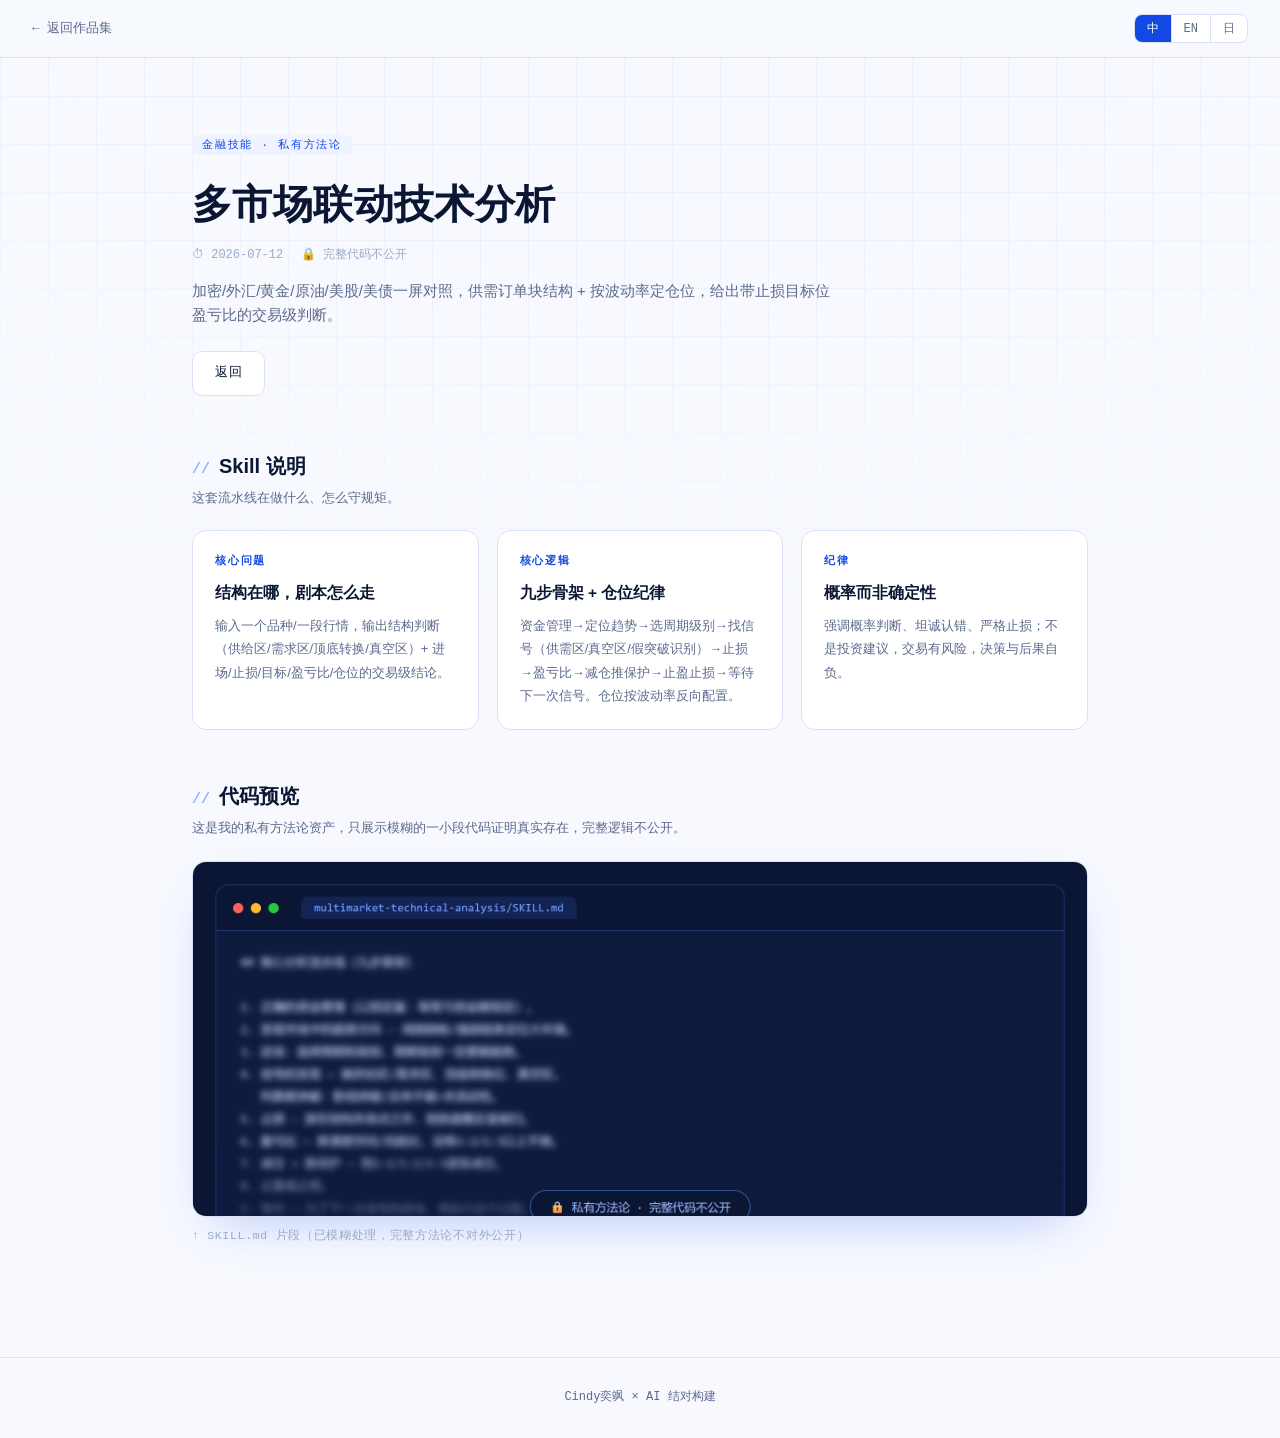
<file: work/skill-multimarket.html>
<!DOCTYPE html>
<html lang="zh-CN">
<head>
<meta charset="UTF-8">
<meta name="viewport" content="width=device-width, initial-scale=1.0">
<title>多市场联动技术分析 · Cindy奕飒</title>
<link rel="icon" href="data:image/svg+xml,<svg xmlns='http://www.w3.org/2000/svg' viewBox='0 0 100 100'><text y='.9em' font-size='90'>🍓</text></svg>">
<link rel="stylesheet" href="../style.css">
<link rel="stylesheet" href="work.css">
</head>
<body>
<div class="grid-bg" aria-hidden="true"></div>

<nav class="wnav">
  <a class="wback" href="../index.html#finance" data-i18n="back">← 返回作品集</a>
  <div class="lang-switch mono" role="group" aria-label="language">
    <button data-lang="zh" class="active">中</button>
    <button data-lang="en">EN</button>
    <button data-lang="ja">日</button>
  </div>
</nav>

<header class="whero">
  <span class="wtag" data-i18n="tag">金融技能 · 私有方法论</span>
  <h1 class="wtitle" data-i18n="title">多市场联动技术分析</h1>
  <div class="wmeta"><span>⏱ 2026-07-12</span><span data-i18n="priv">🔒 完整代码不公开</span></div>
  <p class="wlead" data-i18n="lead">加密/外汇/黄金/原油/美股/美债一屏对照，供需订单块结构 + 按波动率定仓位，给出带止损目标位盈亏比的交易级判断。</p>
  <div class="wbtns">
    <a class="btn btn-ghost mono" href="../index.html#finance" data-i18n="back2">返回</a>
  </div>
</header>

<section class="wsec">
  <h2 data-i18n="t1">Skill 说明</h2>
  <p class="wsec-sub" data-i18n="t1sub">这套流水线在做什么、怎么守规矩。</p>
  <div class="think-grid">
    <div class="think-card"><b>核心问题</b><h3 data-i18n="w1h">结构在哪，剧本怎么走</h3><p data-i18n="w1p">输入一个品种/一段行情，输出结构判断（供给区/需求区/顶底转换/真空区）+ 进场/止损/目标/盈亏比/仓位的交易级结论。</p></div>
    <div class="think-card"><b>核心逻辑</b><h3 data-i18n="w2h">九步骨架 + 仓位纪律</h3><p data-i18n="w2p">资金管理→定位趋势→选周期级别→找信号（供需区/真空区/假突破识别）→止损→盈亏比→减仓推保护→止盈止损→等待下一次信号。仓位按波动率反向配置。</p></div>
    <div class="think-card"><b>纪律</b><h3 data-i18n="w3h">概率而非确定性</h3><p data-i18n="w3p">强调概率判断、坦诚认错、严格止损；不是投资建议，交易有风险，决策与后果自负。</p></div>
  </div>
</section>

<section class="wsec">
  <h2 data-i18n="t2">代码预览</h2>
  <p class="wsec-sub" data-i18n="t2sub">这是我的私有方法论资产，只展示模糊的一小段代码证明真实存在，完整逻辑不公开。</p>
  <figure class="shot">
    <img id="skImg" src="../assets/work/skill-multimarket.png" alt="blurred skill code preview" loading="lazy">
    <figcaption data-i18n="cap1">↑ SKILL.md 片段（已模糊处理，完整方法论不对外公开）</figcaption>
  </figure>
</section>

<footer class="wfoot"><span data-i18n="foot">Cindy奕飒 × AI 结对构建</span></footer>

<script>
const W = {
  zh: { back:"← 返回作品集", back2:"返回", tag:"金融技能 · 私有方法论", title:"多市场联动技术分析", priv:"🔒 完整代码不公开",
    lead:"加密/外汇/黄金/原油/美股/美债一屏对照，供需订单块结构 + 按波动率定仓位，给出带止损目标位盈亏比的交易级判断。",
    t1:"Skill 说明", t1sub:"这套流水线在做什么、怎么守规矩。",
    w1h:"结构在哪，剧本怎么走", w1p:"输入一个品种/一段行情，输出结构判断（供给区/需求区/顶底转换/真空区）+ 进场/止损/目标/盈亏比/仓位的交易级结论。",
    w2h:"九步骨架 + 仓位纪律", w2p:"资金管理→定位趋势→选周期级别→找信号（供需区/真空区/假突破识别）→止损→盈亏比→减仓推保护→止盈止损→等待下一次信号。仓位按波动率反向配置。",
    w3h:"概率而非确定性", w3p:"强调概率判断、坦诚认错、严格止损；不是投资建议，交易有风险，决策与后果自负。",
    t2:"代码预览", t2sub:"这是我的私有方法论资产，只展示模糊的一小段代码证明真实存在，完整逻辑不公开。",
    cap1:"↑ SKILL.md 片段（已模糊处理，完整方法论不对外公开）",
    foot:"Cindy奕飒 × AI 结对构建" },
  en: { back:"← Back to portfolio", back2:"Back", tag:"FINANCE · PRIVATE METHODOLOGY", title:"Multi-Market Structure Analysis", priv:"🔒 Full code not public",
    lead:"Crypto, FX, gold, oil, equities and bonds on one screen: supply-demand order blocks + volatility-based sizing, producing a trade-level call with stop, target, and risk-reward.",
    t1:"Skill Description", t1sub:"What this pipeline does and how it stays disciplined.",
    w1h:"Where's the structure, what's the script", w1p:"Feed it an instrument/a chart, get back a structure read (supply/demand zones, top-bottom reversal, liquidity voids) plus a trade-level call: entry, stop, target, risk-reward, sizing.",
    w2h:"9-step skeleton + position discipline", w2p:"Money management → locate the trend → pick timeframe → find signals (supply/demand zones, voids, fake-breakout detection) → stop loss → risk-reward → scale out & protect → close → wait for the next signal. Position size runs inverse to volatility.",
    w3h:"Probability, not certainty", w3p:"Emphasizes probabilistic thinking, honest error admission, strict stop-losses; not investment advice — trading carries risk, decisions and consequences are the user's own.",
    t2:"Code Preview", t2sub:"This is private methodology I've built — only a blurred snippet is shown to prove it's real; the full logic stays private.",
    cap1:"↑ SKILL.md excerpt (blurred — full methodology not public)",
    foot:"Built by Cindy Yisa × AI" },
  ja: { back:"← ポートフォリオへ戻る", back2:"戻る", tag:"金融スキル · 非公開の方法論", title:"マルチマーケット連動テクニカル", priv:"🔒 全コード非公開",
    lead:"暗号資産/為替/金/原油/米株/米債を一画面で対照。需給オーダーブロック構造+ボラティリティ基準のサイジングで、損切り・目標・リスクリワード付きの取引レベルの判断を出す。",
    t1:"Skillの説明", t1sub:"このパイプラインが何をするか、どう規律を守るか。",
    w1h:"構造はどこ、シナリオはどう進むか", w1p:"銘柄/チャートを入力すると、構造判断（需給ゾーン/天底転換/流動性の空白）+エントリー/損切り/目標/リスクリワード/サイジングの取引レベルの結論が出る。",
    w2h:"9ステップの骨格+ポジション規律", w2p:"資金管理→トレンド特定→時間軸選択→シグナル検出（需給ゾーン/空白/ダマシ判定）→損切り→リスクリワード→減玉と保護→利確/損切り→次のシグナルを待つ。ポジションサイズはボラティリティに反比例。",
    w3h:"確実性ではなく確率", w3p:"確率的思考、率直な誤り認識、厳格な損切りを重視；投資助言ではない——取引にはリスクが伴い、判断と結果は自己責任。",
    t2:"コードプレビュー", t2sub:"これは私の非公開の方法論資産——実在を証明するためぼかした断片のみ公開、完全なロジックは非公開。",
    cap1:"↑ SKILL.md抜粋（ぼかし加工済み、完全な方法論は非公開）",
    foot:"Cindy奕飒 × AI ペアで構築" }
};
let lang = localStorage.getItem("cindy-lang") || "zh";
const IMG = { zh:"../assets/work/skill-multimarket.png", en:"../assets/work/skill-multimarket-en.png", ja:"../assets/work/skill-multimarket-ja.png" };
function apply(){
  document.documentElement.lang = lang === "zh" ? "zh-CN" : lang;
  document.querySelectorAll("[data-i18n]").forEach(el => { const v = W[lang][el.dataset.i18n]; if (v) el.textContent = v; });
  document.querySelectorAll(".lang-switch button").forEach(b => b.classList.toggle("active", b.dataset.lang === lang));
  const im = document.getElementById("skImg");
  if (im){ im.onerror = () => { im.onerror = null; im.src = IMG.zh; }; im.src = IMG[lang] || IMG.zh; }
}
document.querySelectorAll(".lang-switch button").forEach(b => b.addEventListener("click", () => {
  lang = b.dataset.lang; localStorage.setItem("cindy-lang", lang); apply();
}));
apply();
addEventListener("pointerdown", e => {
  for (let i = 0; i < 12; i++){
    const berry = i % 3 === 0;
    const el = document.createElement("span");
    el.className = "bp " + (berry ? "bp-berry" : "bp-spark");
    if (berry) el.textContent = "🍓";
    el.style.left = e.clientX + "px"; el.style.top = e.clientY + "px";
    document.body.appendChild(el);
    const a = Math.random() * Math.PI * 2, d = 40 + Math.random() * 75;
    el.animate([
      { transform: "translate(-50%,-50%) scale(1)", opacity: 1 },
      { transform: `translate(calc(-50% + ${Math.cos(a)*d}px), calc(-50% + ${Math.sin(a)*d + 46}px)) scale(${berry ? 1.15 : 0.35})`, opacity: 0 }
    ], { duration: 650 + Math.random() * 450, easing: "cubic-bezier(.16,.8,.3,1)" }).onfinish = () => el.remove();
  }
});
</script>
</body>
</html>
</file>
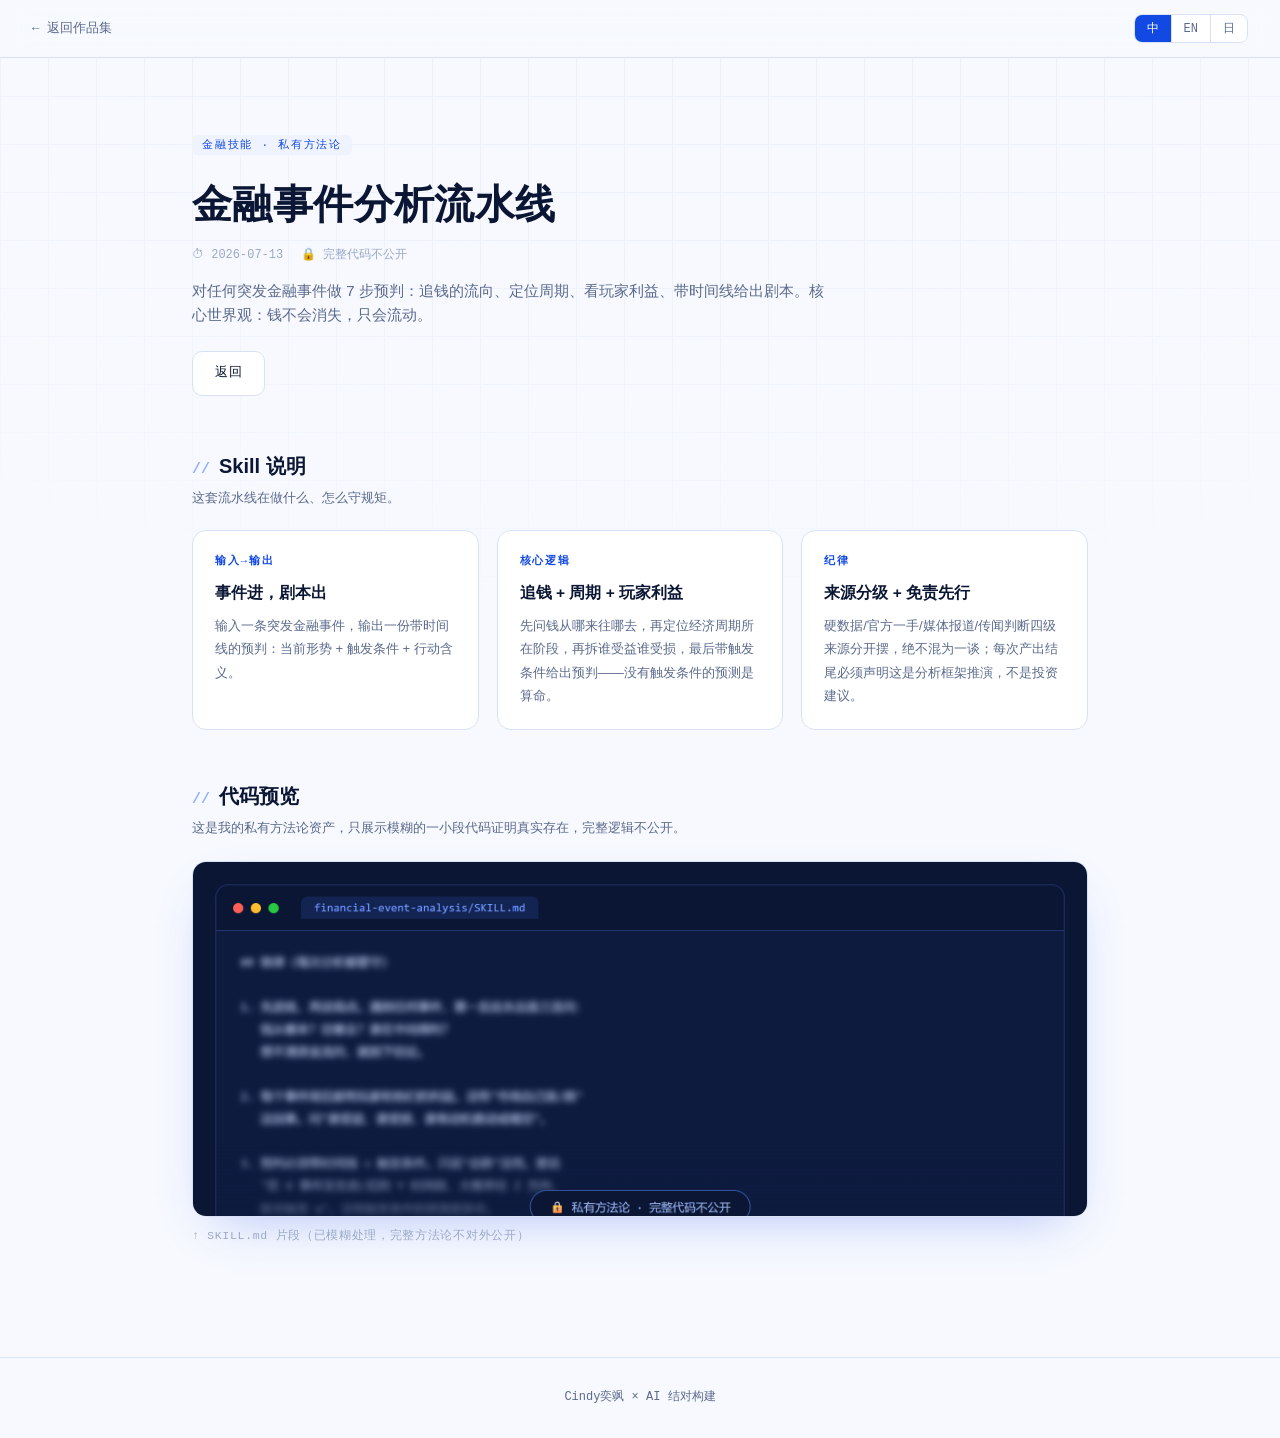
<file: work/skill-pipeline.html>
<!DOCTYPE html>
<html lang="zh-CN">
<head>
<meta charset="UTF-8">
<meta name="viewport" content="width=device-width, initial-scale=1.0">
<title>金融事件分析流水线 · Cindy奕飒</title>
<link rel="icon" href="data:image/svg+xml,<svg xmlns='http://www.w3.org/2000/svg' viewBox='0 0 100 100'><text y='.9em' font-size='90'>🍓</text></svg>">
<link rel="stylesheet" href="../style.css">
<link rel="stylesheet" href="work.css">
</head>
<body>
<div class="grid-bg" aria-hidden="true"></div>

<nav class="wnav">
  <a class="wback" href="../index.html#finance" data-i18n="back">← 返回作品集</a>
  <div class="lang-switch mono" role="group" aria-label="language">
    <button data-lang="zh" class="active">中</button>
    <button data-lang="en">EN</button>
    <button data-lang="ja">日</button>
  </div>
</nav>

<header class="whero">
  <span class="wtag" data-i18n="tag">金融技能 · 私有方法论</span>
  <h1 class="wtitle" data-i18n="title">金融事件分析流水线</h1>
  <div class="wmeta"><span>⏱ 2026-07-13</span><span data-i18n="priv">🔒 完整代码不公开</span></div>
  <p class="wlead" data-i18n="lead">对任何突发金融事件做 7 步预判：追钱的流向、定位周期、看玩家利益、带时间线给出剧本。核心世界观：钱不会消失，只会流动。</p>
  <div class="wbtns">
    <a class="btn btn-ghost mono" href="../index.html#finance" data-i18n="back2">返回</a>
  </div>
</header>

<section class="wsec">
  <h2 data-i18n="t1">Skill 说明</h2>
  <p class="wsec-sub" data-i18n="t1sub">这套流水线在做什么、怎么守规矩。</p>
  <div class="think-grid">
    <div class="think-card"><b>输入→输出</b><h3 data-i18n="w1h">事件进，剧本出</h3><p data-i18n="w1p">输入一条突发金融事件，输出一份带时间线的预判：当前形势 + 触发条件 + 行动含义。</p></div>
    <div class="think-card"><b>核心逻辑</b><h3 data-i18n="w2h">追钱 + 周期 + 玩家利益</h3><p data-i18n="w2p">先问钱从哪来往哪去，再定位经济周期所在阶段，再拆谁受益谁受损，最后带触发条件给出预判——没有触发条件的预测是算命。</p></div>
    <div class="think-card"><b>纪律</b><h3 data-i18n="w3h">来源分级 + 免责先行</h3><p data-i18n="w3p">硬数据/官方一手/媒体报道/传闻判断四级来源分开摆，绝不混为一谈；每次产出结尾必须声明这是分析框架推演，不是投资建议。</p></div>
  </div>
</section>

<section class="wsec">
  <h2 data-i18n="t2">代码预览</h2>
  <p class="wsec-sub" data-i18n="t2sub">这是我的私有方法论资产，只展示模糊的一小段代码证明真实存在，完整逻辑不公开。</p>
  <figure class="shot">
    <img id="skImg" src="../assets/work/skill-pipeline.png" alt="blurred skill code preview" loading="lazy">
    <figcaption data-i18n="cap1">↑ SKILL.md 片段（已模糊处理，完整方法论不对外公开）</figcaption>
  </figure>
</section>

<footer class="wfoot"><span data-i18n="foot">Cindy奕飒 × AI 结对构建</span></footer>

<script>
const W = {
  zh: { back:"← 返回作品集", back2:"返回", tag:"金融技能 · 私有方法论", title:"金融事件分析流水线", priv:"🔒 完整代码不公开",
    lead:"对任何突发金融事件做 7 步预判：追钱的流向、定位周期、看玩家利益、带时间线给出剧本。核心世界观：钱不会消失，只会流动。",
    t1:"Skill 说明", t1sub:"这套流水线在做什么、怎么守规矩。",
    w1h:"事件进，剧本出", w1p:"输入一条突发金融事件，输出一份带时间线的预判：当前形势 + 触发条件 + 行动含义。",
    w2h:"追钱 + 周期 + 玩家利益", w2p:"先问钱从哪来往哪去，再定位经济周期所在阶段，再拆谁受益谁受损，最后带触发条件给出预判——没有触发条件的预测是算命。",
    w3h:"来源分级 + 免责先行", w3p:"硬数据/官方一手/媒体报道/传闻判断四级来源分开摆，绝不混为一谈；每次产出结尾必须声明这是分析框架推演，不是投资建议。",
    t2:"代码预览", t2sub:"这是我的私有方法论资产，只展示模糊的一小段代码证明真实存在，完整逻辑不公开。",
    cap1:"↑ SKILL.md 片段（已模糊处理，完整方法论不对外公开）",
    foot:"Cindy奕飒 × AI 结对构建" },
  en: { back:"← Back to portfolio", back2:"Back", tag:"FINANCE · PRIVATE METHODOLOGY", title:"Financial Event Pipeline", priv:"🔒 Full code not public",
    lead:"A 7-step playbook for any breaking financial event: follow the money, locate the cycle, map player incentives, forecast with a timeline. Core worldview: money never disappears, it only flows.",
    t1:"Skill Description", t1sub:"What this pipeline does and how it stays disciplined.",
    w1h:"Event in, script out", w1p:"Feed it a breaking financial event, get back a timelined forecast: current situation + trigger conditions + what it means to act on.",
    w2h:"Follow the money + cycle + incentives", w2p:"First ask where money flows from and to, then locate the economic cycle stage, then map who wins and loses, then forecast with explicit trigger conditions — a prediction with no trigger condition is fortune-telling.",
    w3h:"Source tiering + disclaimer-first", w3p:"Hard data / official primary / media reports / rumor-judgment are kept in four separate tiers, never conflated; every output ends with a disclaimer that this is a framework exercise, not investment advice.",
    t2:"Code Preview", t2sub:"This is private methodology I've built — only a blurred snippet is shown to prove it's real; the full logic stays private.",
    cap1:"↑ SKILL.md excerpt (blurred — full methodology not public)",
    foot:"Built by Cindy Yisa × AI" },
  ja: { back:"← ポートフォリオへ戻る", back2:"戻る", tag:"金融スキル · 非公開の方法論", title:"金融イベント分析パイプライン", priv:"🔒 全コード非公開",
    lead:"突発的な金融イベントを7ステップで予測：資金の流れを追い、サイクルを特定し、プレイヤーの利害を読み、タイムライン付きでシナリオを出す。核心の世界観：お金は消えない、流れるだけ。",
    t1:"Skillの説明", t1sub:"このパイプラインが何をするか、どう規律を守るか。",
    w1h:"イベントを入れてシナリオを出す", w1p:"突発的な金融イベントを入力すると、タイムライン付きの予測——現状判断+トリガー条件+行動の意味——が出力される。",
    w2h:"資金追跡+サイクル+プレイヤーの利害", w2p:"まずお金がどこから来てどこへ行くかを問い、次に経済サイクルの段階を特定し、誰が得して誰が損するかを分解し、最後にトリガー条件付きで予測を出す——トリガー条件のない予測は占いに過ぎない。",
    w3h:"情報源の階層化+免責事項優先", w3p:"硬いデータ/公式一次情報/メディア報道/噂・判断の4階層を混同しない；すべての出力の末尾に「これは分析フレームの推論であり投資助言ではない」と明記する。",
    t2:"コードプレビュー", t2sub:"これは私の非公開の方法論資産——実在を証明するためぼかした断片のみ公開、完全なロジックは非公開。",
    cap1:"↑ SKILL.md抜粋（ぼかし加工済み、完全な方法論は非公開）",
    foot:"Cindy奕飒 × AI ペアで構築" }
};
let lang = localStorage.getItem("cindy-lang") || "zh";
const IMG = { zh:"../assets/work/skill-pipeline.png", en:"../assets/work/skill-pipeline-en.png", ja:"../assets/work/skill-pipeline-ja.png" };
function apply(){
  document.documentElement.lang = lang === "zh" ? "zh-CN" : lang;
  document.querySelectorAll("[data-i18n]").forEach(el => { const v = W[lang][el.dataset.i18n]; if (v) el.textContent = v; });
  document.querySelectorAll(".lang-switch button").forEach(b => b.classList.toggle("active", b.dataset.lang === lang));
  const im = document.getElementById("skImg");
  if (im){ im.onerror = () => { im.onerror = null; im.src = IMG.zh; }; im.src = IMG[lang] || IMG.zh; }
}
document.querySelectorAll(".lang-switch button").forEach(b => b.addEventListener("click", () => {
  lang = b.dataset.lang; localStorage.setItem("cindy-lang", lang); apply();
}));
apply();
addEventListener("pointerdown", e => {
  for (let i = 0; i < 12; i++){
    const berry = i % 3 === 0;
    const el = document.createElement("span");
    el.className = "bp " + (berry ? "bp-berry" : "bp-spark");
    if (berry) el.textContent = "🍓";
    el.style.left = e.clientX + "px"; el.style.top = e.clientY + "px";
    document.body.appendChild(el);
    const a = Math.random() * Math.PI * 2, d = 40 + Math.random() * 75;
    el.animate([
      { transform: "translate(-50%,-50%) scale(1)", opacity: 1 },
      { transform: `translate(calc(-50% + ${Math.cos(a)*d}px), calc(-50% + ${Math.sin(a)*d + 46}px)) scale(${berry ? 1.15 : 0.35})`, opacity: 0 }
    ], { duration: 650 + Math.random() * 450, easing: "cubic-bezier(.16,.8,.3,1)" }).onfinish = () => el.remove();
  }
});
</script>
</body>
</html>
</file>
<file: style.css>
/* ============================================================
   Cindy奕飒 · Growing with AI — blueprint blue × paper white
   ============================================================ */
:root{
  --ink:#0a1633;            /* near-black navy text */
  --blue:#1249e2;           /* primary ink blue */
  --blue-deep:#0b2fae;
  --blue-soft:#3b6cff;
  --paper:#f7f9ff;          /* page background */
  --card:#ffffff;
  --line:#d8e1f5;           /* hairlines */
  --dim:#5b6a8c;            /* secondary text */
  --tint1:#eef3ff; --tint2:#cddcff; --tint3:#8fb0ff; --tint4:#3b6cff; --tint5:#0b2fae;
  --navy:#050f2e;           /* dark featured panel */
  --navy-card:#0a1a45;
  /* 纯系统字体栈：不依赖任何外网字体服务，国内/海外访客都秒开 */
  --mono:'Cascadia Code','JetBrains Mono','SF Mono','Menlo',Consolas,'Sarasa Mono SC','Courier New',monospace;
  --sans:-apple-system,'Segoe UI','PingFang SC','Hiragino Sans','Source Han Sans SC','Noto Sans CJK SC','Microsoft YaHei','Yu Gothic UI',sans-serif;
  --r:14px;
}
*{margin:0;padding:0;box-sizing:border-box}
html{scroll-behavior:smooth}
/* 🍓 全站草莓光标 */
:root{--berry-cur:url("[data-uri]")}
body,a,button,.cell.hit,.lang-switch button{cursor:var(--berry-cur) 4 4,auto}
input,textarea{cursor:text}
body{
  font-family:var(--sans);color:var(--ink);background:var(--paper);
  -webkit-font-smoothing:antialiased;overflow-x:hidden;line-height:1.6;
}
/* 点击迸发的草莓与白色星光粒子 */
.bp{position:fixed;left:0;top:0;z-index:999;pointer-events:none;user-select:none;will-change:transform,opacity}
.bp-berry{font-size:15px;filter:drop-shadow(0 2px 4px rgba(168,15,49,.35))}
.bp-spark{width:9px;height:9px;border-radius:50%;background:#fff;box-shadow:0 0 12px 3px rgba(157,185,255,.95),0 0 4px #fff}
.mono{font-family:var(--mono)}
::selection{background:var(--blue);color:#fff}
a{color:inherit;text-decoration:none}

/* blueprint grid backdrop */
.grid-bg{
  position:fixed;inset:0;z-index:-2;pointer-events:none;
  background-image:
    linear-gradient(var(--line) 1px,transparent 1px),
    linear-gradient(90deg,var(--line) 1px,transparent 1px);
  background-size:48px 48px;opacity:.35;
  mask-image:radial-gradient(ellipse 90% 70% at 50% 0%,#000 40%,transparent 100%);
  -webkit-mask-image:radial-gradient(ellipse 90% 70% at 50% 0%,#000 40%,transparent 100%);
}
.scroll-progress{position:fixed;top:0;left:0;height:3px;width:0;background:linear-gradient(90deg,var(--blue),var(--blue-soft));z-index:99}

/* ============ NAV ============ */
.nav{
  position:fixed;top:0;left:0;right:0;z-index:50;display:flex;align-items:center;gap:28px;
  padding:14px 32px;background:rgba(247,249,255,.82);backdrop-filter:blur(14px);
  border-bottom:1px solid var(--line);
}
.brand{display:flex;align-items:center;gap:9px;font-weight:600}
.brand-mark{color:var(--blue);font-size:18px}
.brand-text{font-size:14px;letter-spacing:.08em}
.blink{animation:blink 1.1s steps(1) infinite;color:var(--blue)}
@keyframes blink{50%{opacity:0}}
.nav-links{display:flex;gap:22px;margin-left:auto;font-size:12.5px}
.nav-links a{color:var(--dim);position:relative;padding:2px 0;transition:color .2s}
.nav-links a:hover{color:var(--blue)}
.nav-links a::after{content:"";position:absolute;left:0;bottom:-2px;width:0;height:1.5px;background:var(--blue);transition:width .25s}
.nav-links a:hover::after{width:100%}
.lang-switch{display:flex;border:1px solid var(--line);border-radius:8px;overflow:hidden;background:#fff}
.lang-switch button{
  border:0;background:transparent;padding:5px 12px;font-family:var(--mono);font-size:12px;
  color:var(--dim);cursor:pointer;transition:.2s;
}
.lang-switch button+button{border-left:1px solid var(--line)}
.lang-switch button.active{background:var(--blue);color:#fff}

/* ============ HERO ============ */
.hero{padding:150px 32px 0;max-width:1200px;margin:0 auto}
.hero-grid{display:grid;grid-template-columns:1.1fr .9fr;gap:48px;align-items:center}
.kicker{font-size:12px;letter-spacing:.14em;color:var(--blue);margin-bottom:18px}
.greeting{
  font-size:clamp(28px,4.2vw,46px);line-height:1.28;font-weight:700;letter-spacing:.01em;
  min-height:2.6em;
}
.caret{display:inline-block;width:.55em;height:1.05em;background:var(--blue);margin-left:6px;vertical-align:-.12em;animation:blink 1s steps(1) infinite}
.slogan{margin-top:14px;font-size:clamp(17px,2vw,22px);font-weight:600;color:var(--blue-deep)}
.slogan-line{background:linear-gradient(120deg,var(--blue),var(--blue-soft) 60%,#7aa0ff);-webkit-background-clip:text;background-clip:text;color:transparent}
.hero-sub{margin-top:10px;color:var(--dim);font-size:15px}

.hours-box{
  margin-top:30px;border:1px solid var(--line);border-radius:var(--r);background:var(--card);
  padding:20px 22px;box-shadow:0 12px 40px -18px rgba(18,73,226,.25);position:relative;overflow:hidden;
}
.hours-box::before{content:"";position:absolute;top:0;left:0;right:0;height:3px;background:linear-gradient(90deg,var(--blue),transparent)}
.hours-top{display:flex;justify-content:space-between;font-size:11px;letter-spacing:.12em;color:var(--dim)}
.hours-asof{color:#94a3c4}
.hours-main{display:flex;align-items:baseline;gap:10px;margin-top:8px}
.hours-num{font-size:clamp(38px,4.6vw,54px);font-weight:700;color:var(--blue);letter-spacing:-.02em;font-variant-numeric:tabular-nums}
.hours-unit{font-size:16px;color:var(--dim)}
.hours-unit em{font-style:normal;color:#9aa8c8}
.hours-bar{height:8px;border-radius:99px;background:var(--tint1);border:1px solid var(--line);margin-top:12px;overflow:hidden}
.hours-fill{height:100%;width:0;border-radius:99px;background:linear-gradient(90deg,var(--blue-deep),var(--blue-soft));transition:width 1.8s cubic-bezier(.2,.8,.2,1);box-shadow:0 0 12px rgba(59,108,255,.7)}
.hours-foot{display:flex;gap:8px;margin-top:9px;font-size:11.5px;color:var(--dim)}
.hours-foot span:first-child{color:var(--blue);font-weight:600}

.hero-cta{display:flex;gap:14px;margin-top:26px}
.btn{display:inline-block;padding:11px 22px;border-radius:10px;font-size:13px;letter-spacing:.05em;transition:.22s;border:1px solid transparent;cursor:pointer}
.btn-primary{background:var(--blue);color:#fff;box-shadow:0 8px 24px -8px rgba(18,73,226,.55)}
.btn-primary:hover{background:var(--blue-deep);transform:translateY(-2px)}
.btn-ghost{border-color:var(--line);color:var(--ink);background:#fff}
.btn-ghost:hover{border-color:var(--blue);color:var(--blue);transform:translateY(-2px)}

/* --- 3D tilt visual：头像融入背景 + 三标签环绕轨道 --- */
.hero-visual{display:flex;justify-content:center}
.tilt-scene{perspective:1100px;width:min(400px,84vw);--orbR:256px}
.tilt-card{
  position:relative;transform-style:preserve-3d;transition:transform .18s ease-out;
  animation:floaty 6s ease-in-out infinite;
}
@keyframes floaty{0%,100%{translate:0 0}50%{translate:0 -10px}}
.tilt-img{
  width:100%;display:block;transform:translateZ(30px);
  /* 无边框无卡片：径向蒙版让画像边缘羽化，融进页面背景 */
  -webkit-mask-image:radial-gradient(72% 72% at 50% 44%,#000 52%,transparent 97%);
  mask-image:radial-gradient(72% 72% at 50% 44%,#000 52%,transparent 97%);
}
.tilt-glow{
  position:absolute;inset:-10%;z-index:-1;
  background:radial-gradient(55% 55% at 50% 42%,rgba(59,108,255,.30),transparent 72%);
  transform:translateZ(-40px);filter:blur(8px);
}
/* 轨道：外层公转 → 中层半径臂 → 内层反向自转保持文字水平 */
.orbit{position:absolute;inset:0;pointer-events:none}
.orb{position:absolute;left:50%;top:46%;width:0;height:0;animation:spin 20s linear infinite;transform-style:preserve-3d}
.orb-arm{position:absolute;left:0;top:0;transform:translateX(var(--orbR)) translateZ(75px)}
.orb .tilt-chip{display:inline-flex;align-items:center;gap:7px;animation:spinRev 20s linear infinite}
.orb-1,.orb-1 .tilt-chip{animation-delay:0s}
.orb-2,.orb-2 .tilt-chip{animation-delay:-6.67s}
.orb-3,.orb-3 .tilt-chip{animation-delay:-13.33s}
@keyframes spin{from{transform:rotate(0)}to{transform:rotate(360deg)}}
@keyframes spinRev{from{transform:translate(-50%,-50%) rotate(0)}to{transform:translate(-50%,-50%) rotate(-360deg)}}
.tilt-chip{
  background:rgba(255,255,255,.9);backdrop-filter:blur(4px);border:1px solid var(--line);border-radius:99px;
  padding:7px 14px;font-size:12px;color:var(--ink);box-shadow:0 10px 30px -12px rgba(10,22,51,.35);
  white-space:nowrap;
}
.tilt-chip b{color:var(--blue);font-size:14px}
.dot-live{width:8px;height:8px;border-radius:50%;background:#19c37d;box-shadow:0 0 0 0 rgba(25,195,125,.6);animation:pulse 1.8s infinite}
@keyframes pulse{70%{box-shadow:0 0 0 9px rgba(25,195,125,0)}100%{box-shadow:0 0 0 0 rgba(25,195,125,0)}}

/* --- ticker --- */
.ticker{margin-top:64px;border-top:1px solid var(--line);border-bottom:1px solid var(--line);overflow:hidden;background:#fff;padding:10px 0}
.ticker-track{display:inline-flex;gap:44px;white-space:nowrap;animation:tick 36s linear infinite;font-size:12px;color:var(--dim);letter-spacing:.1em}
.ticker-track i{font-style:normal;color:var(--tint3)}
@keyframes tick{to{transform:translateX(-50%)}}

/* ============ SECTIONS ============ */
.section{max-width:1200px;margin:0 auto;padding:100px 32px 20px}
.section-head{margin-bottom:44px;position:relative}
.sec-no{
  font-size:12px;color:var(--blue);letter-spacing:.2em;border:1px solid var(--tint2);
  border-radius:6px;padding:3px 9px;background:#fff;
}
.section-head h2{font-size:clamp(24px,3vw,34px);margin-top:14px;letter-spacing:.01em}
.sec-sub{color:var(--dim);margin-top:8px;max-width:640px;font-size:14.5px}

/* reveal on scroll */
.reveal{opacity:0;transform:translateY(26px);transition:opacity .7s ease,transform .7s cubic-bezier(.2,.8,.2,1)}
.reveal.in{opacity:1;transform:none}

/* ============ 01 TIME ============ */
.time-grid{display:grid;grid-template-columns:1fr 1.2fr;gap:24px}
.time-card{
  border:1px solid var(--line);border-radius:var(--r);background:var(--card);padding:26px;
  box-shadow:0 12px 40px -22px rgba(18,73,226,.3);
}
.sand-card{display:flex;flex-direction:column;align-items:center;gap:8px}
#sandCanvas{width:100%;max-width:340px;height:auto;border-radius:10px;background:#ffffff}
.sand-caption{font-size:11px;color:var(--dim);letter-spacing:.14em}
.clock-label{font-size:11px;letter-spacing:.16em;color:var(--dim);margin-bottom:6px}
/* 科技感时钟：数字分格 + 渐变发光 + 毫秒副屏，层次分明 */
.clock-shell{display:flex;align-items:flex-end;gap:14px;position:relative}
.clock-big{display:flex;gap:5px;align-items:center}
.clock-big .dg{
  display:inline-block;min-width:.92em;text-align:center;
  font-size:clamp(38px,4.6vw,54px);font-weight:700;line-height:1.25;
  padding:2px 3px;border:1px solid var(--tint2);border-radius:10px;
  background:
    linear-gradient(180deg,rgba(255,255,255,.9),rgba(238,243,255,.9)) padding-box;
  color:transparent;
  background-image:linear-gradient(180deg,#0b2fae 20%,#3b6cff 60%,#7aa0ff);
  -webkit-background-clip:text;background-clip:text;
  box-shadow:inset 0 -10px 18px -14px rgba(18,73,226,.5),0 6px 20px -12px rgba(18,73,226,.4);
  text-shadow:0 0 18px rgba(59,108,255,.35);
  font-variant-numeric:tabular-nums;
}
.clock-big .cl{color:var(--tint3);font-size:clamp(30px,3.6vw,42px);font-weight:700;animation:blink 1s steps(1) infinite;transform:translateY(-3px)}
.clock-sub{display:flex;flex-direction:column;gap:3px;padding-bottom:8px}
.clock-sub #clockMs{
  font-size:17px;font-weight:600;color:var(--blue-soft);letter-spacing:.14em;
  font-variant-numeric:tabular-nums;text-shadow:0 0 12px rgba(59,108,255,.5);
}
.clock-tz{font-size:9.5px;letter-spacing:.2em;color:#9aa8c8}
.clock-date{color:var(--blue);font-size:14px;margin-top:10px}
.day-flow{margin-top:24px}
.day-flow-top{display:flex;justify-content:space-between;font-size:12px;color:var(--dim);margin-bottom:7px;font-variant-numeric:tabular-nums}
.day-bar{height:7px;border-radius:99px;background:var(--tint1);border:1px solid var(--line);overflow:hidden}
.day-fill{height:100%;background:repeating-linear-gradient(135deg,var(--blue-soft) 0 8px,var(--blue) 8px 16px);background-size:200% 100%;animation:flow 3s linear infinite;border-radius:99px}
@keyframes flow{to{background-position:-32px 0}}
.since-box{margin-top:26px;border-top:1px dashed var(--line);padding-top:20px}
.since-big{font-size:clamp(22px,2.6vw,30px);font-weight:600;color:var(--blue-deep);font-variant-numeric:tabular-nums}
.since-src{font-size:10.5px;color:#9aa8c8;margin-top:6px;letter-spacing:.06em}

/* ============ 02 HEATMAP ============ */
.hm-wrap{border:1px solid var(--line);border-radius:var(--r);background:var(--card);padding:24px;overflow:hidden}
.hm-scroll{overflow-x:auto;padding-bottom:6px}
.hm-months{display:grid;grid-auto-flow:column;font-size:10px;color:var(--dim);margin-left:34px;margin-bottom:6px}
.hm-body{display:flex;gap:6px}
.hm-days{display:grid;grid-template-rows:repeat(7,13px);row-gap:3px;font-size:9.5px;color:var(--dim);width:28px}
.hm-days span{line-height:13px}
.hm-grid{display:grid;grid-auto-flow:column;grid-template-rows:repeat(7,13px);gap:3px}
.cell{width:13px;height:13px;border-radius:3px;background:var(--tint1);border:1px solid rgba(18,73,226,.07);display:inline-block}
.cell.l1{background:var(--tint2)}
.cell.l2{background:var(--tint3)}
.cell.l3{background:var(--tint4)}
.cell.l4{background:var(--tint5)}
.cell.future{background:transparent;border:1px dashed var(--line)}
.cell.hit{cursor:pointer;transition:transform .12s}
.cell.hit:hover{transform:scale(1.35);outline:1.5px solid var(--blue)}
.hm-legend{display:flex;align-items:center;gap:5px;justify-content:flex-end;margin-top:12px;font-size:11px;color:var(--dim)}
.hm-tip{
  position:fixed;z-index:80;background:var(--ink);color:#fff;font-size:11.5px;padding:6px 10px;
  border-radius:7px;pointer-events:none;opacity:0;transition:opacity .15s;white-space:nowrap;
}
.stat-row{display:grid;grid-template-columns:repeat(4,1fr);gap:18px;margin-top:22px}
.stat{border:1px solid var(--line);border-radius:12px;background:#fff;padding:16px 18px;text-align:center}
.stat b{display:block;font-size:clamp(20px,2.4vw,28px);color:var(--blue);font-weight:700;font-variant-numeric:tabular-nums}
.stat span{font-size:12px;color:var(--dim)}

/* ============ 03 FINANCE：浅蓝+深蓝+白 叠层 · 欧美简洁行式排版 ============ */
.section-fin{
  position:relative;
  background:linear-gradient(180deg,#eef4ff 0%,#f9fbff 46%,#ffffff 100%);
  margin-top:100px;max-width:none;
  padding:100px max(32px,calc((100vw - 1136px)/2)) 90px;
}
/* 右上角装饰：deco-b=极光渐变带 / deco-c=迷你行情线（section 上的类切换） */
.fin-deco{position:absolute;top:0;right:0;width:560px;height:320px;pointer-events:none;overflow:hidden}
.fd-beam1{position:absolute;right:-90px;top:-100px;width:600px;height:200px;border-radius:99px;
  background:linear-gradient(100deg,rgba(59,108,255,0),rgba(59,108,255,.32),rgba(11,47,174,.4));
  filter:blur(28px);transform:rotate(-14deg)}
.fd-beam2{position:absolute;right:-40px;top:46px;width:460px;height:84px;border-radius:99px;
  background:linear-gradient(100deg,rgba(205,220,255,0),rgba(143,176,255,.5));
  filter:blur(18px);transform:rotate(-14deg)}
.fd-star{position:absolute;right:225px;top:66px;width:8px;height:8px;border-radius:50%;background:#fff;
  box-shadow:0 0 14px 4px rgba(157,185,255,1)}
.fd-chart{position:absolute;right:44px;top:30px}
.fd-dots{position:absolute;right:400px;top:44px;width:120px;height:96px;opacity:.5;
  background-image:radial-gradient(circle,#8fb0ff 1.3px,transparent 1.3px);background-size:14px 14px}
.section-fin.deco-b .fd-chart,.section-fin.deco-b .fd-dots{display:none}
.section-fin.deco-c .fd-beam1,.section-fin.deco-c .fd-beam2,.section-fin.deco-c .fd-star{display:none}
.section-fin::after{ /* 浅蓝色带：左下横带 */
  content:"";position:absolute;bottom:60px;left:0;width:56%;height:120px;
  background:#cddcff;opacity:.35;clip-path:polygon(0 30%,100% 0,92% 100%,0 100%);pointer-events:none;
}
/* 叠层纸片：深蓝层 + 浅蓝层 + 白色主体 */
.fin-stack{position:relative;z-index:1}
.fin-stack::before{
  content:"";position:absolute;inset:0;border-radius:18px;
  background:linear-gradient(140deg,#0b2fae,#1249e2);
  transform:translate(18px,20px);
}
.fin-stack::after{
  content:"";position:absolute;inset:0;border-radius:18px;
  background:#d6e2ff;transform:translate(9px,10px);
}
.fin-sheet{
  position:relative;z-index:2;background:#fff;border:1px solid var(--line);border-radius:18px;
  padding:14px 38px;box-shadow:0 30px 70px -38px rgba(11,47,174,.45);
}
.fin-row{
  display:grid;grid-template-columns:52px 1fr auto;gap:20px;align-items:start;
  padding:26px 4px;border-bottom:1px solid var(--line);transition:background .2s;
}
.fin-row:last-child{border-bottom:0}
.fin-row:hover{background:var(--tint1)}
.fin-idx{color:var(--blue);font-size:12px;letter-spacing:.1em;padding-top:5px}
.fin-name{
  display:inline;font-size:17.5px;font-weight:700;letter-spacing:.01em;color:var(--ink);
  border-bottom:2.5px solid var(--blue);padding-bottom:3px;
}
.fin-tag{font-size:9.5px;letter-spacing:.16em;color:var(--blue-soft);margin-left:12px;vertical-align:2px}
.fin-desc{font-size:12.5px;color:var(--dim);line-height:1.75;margin-top:10px;max-width:660px}
.fin-ts{font-size:11px;color:#9aa8c8;padding-top:6px;font-variant-numeric:tabular-nums}
.fin-note{margin-top:30px;font-size:11.5px;color:#8194bd;letter-spacing:.05em;position:relative;z-index:1}
a.fin-row{text-decoration:none;color:inherit}
.fin-linked:hover{background:var(--tint1)}
.fin-more{display:inline-block;margin-top:8px;font-size:11px;color:var(--blue);opacity:.7;transition:opacity .2s}
.fin-linked:hover .fin-more{opacity:1}

/* ============ 04 PROJECTS ============ */
.pj-filter{display:flex;flex-wrap:wrap;gap:10px;margin-bottom:28px}
.pj-filter button{
  border:1px solid var(--line);background:#fff;color:var(--dim);border-radius:99px;
  padding:7px 16px;font-family:var(--mono);font-size:12px;cursor:pointer;transition:.2s;
}
.pj-filter button.active,.pj-filter button:hover{background:var(--blue);border-color:var(--blue);color:#fff}
.pj-grid{display:grid;grid-template-columns:repeat(3,1fr);gap:20px}
.pj-card{
  border:1px solid var(--line);border-radius:var(--r);background:#fff;padding:22px;
  transition:transform .25s,box-shadow .25s,border-color .25s;position:relative;
}
.pj-card:hover{transform:translateY(-5px);border-color:var(--tint3);box-shadow:0 20px 50px -20px rgba(18,73,226,.35)}
.pj-top{display:flex;justify-content:space-between;align-items:center}
.pj-cat{font-size:10px;letter-spacing:.16em;color:var(--blue);background:var(--tint1);border-radius:5px;padding:3px 8px}
.pj-ts{font-size:11px;color:#9aa8c8;font-variant-numeric:tabular-nums}
.pj-card h3{margin:13px 0 7px;font-size:16px}
.pj-card p{font-size:13px;color:var(--dim);line-height:1.7}
.pj-status{margin-top:14px;font-size:10.5px;letter-spacing:.1em;color:#19a06b}
.pj-status.wip{color:#c78a04}
.pj-lock{color:#9aa8c8;font-size:12px;letter-spacing:.08em}
a.pj-card{display:block;color:inherit}
.pj-linked:hover{border-color:var(--blue)}
.pj-more{margin-top:12px;font-size:11.5px;color:var(--blue);letter-spacing:.08em;opacity:.75;transition:opacity .2s}
.pj-linked:hover .pj-more{opacity:1}

/* ============ 05 CONTACT：留言直达 Gmail + 邮箱可复制 ============ */
.contact-wrap{
  display:grid;grid-template-columns:1.4fr 1fr;gap:28px;
  border:1px solid var(--line);border-radius:var(--r);background:linear-gradient(140deg,#fff,var(--tint1));
  padding:38px;box-shadow:0 16px 50px -24px rgba(18,73,226,.35);
}
.contact-form{display:flex;flex-direction:column;gap:14px}
.cf-row{display:grid;grid-template-columns:1fr 1fr;gap:14px}
.cf-input{
  border:1px solid var(--line);border-radius:10px;background:#fff;padding:12px 14px;
  font-size:13px;color:var(--ink);outline:none;transition:border-color .2s,box-shadow .2s;resize:vertical;
}
.cf-input:focus{border-color:var(--blue);box-shadow:0 0 0 3px rgba(59,108,255,.15)}
.cf-input::placeholder{color:#9aa8c8}
.cf-foot{display:flex;align-items:center;gap:14px}
.cf-status{font-size:12px;color:var(--blue)}
.contact-side{border-left:1px dashed var(--line);padding-left:28px;display:flex;flex-direction:column;gap:12px;justify-content:center}
.contact-label{font-size:11px;letter-spacing:.2em;color:var(--dim);display:block}
.contact-addr{font-size:clamp(16px,1.8vw,21px);font-weight:600;color:var(--blue);word-break:break-all}
.contact-addr:hover{text-decoration:underline}
.contact-side .btn{align-self:flex-start}
.cf-note{font-size:12px;color:var(--dim)}

/* ============ FOOTER ============ */
.footer{border-top:1px solid var(--line);margin-top:110px;padding:36px 32px 46px;text-align:center;font-size:12px;color:var(--dim)}
.footer-dim{margin-top:8px;color:#9aa8c8;font-size:11px}

/* ============ RESPONSIVE ============ */
@media (max-width:960px){
  .hero-grid{grid-template-columns:1fr;gap:56px}
  .hero-visual{order:-1;margin-top:26px}
  .time-grid{grid-template-columns:1fr}
  .pj-grid{grid-template-columns:repeat(2,1fr)}
  .stat-row{grid-template-columns:repeat(2,1fr)}
  .nav-links{display:none}
  .contact-wrap{grid-template-columns:1fr}
  .contact-side{border-left:0;padding-left:0;border-top:1px dashed var(--line);padding-top:22px}
}
@media (max-width:600px){
  .pj-grid{grid-template-columns:1fr}
  .hero{padding-top:120px}
  .section{padding:70px 20px 10px}
  .section-fin{padding-left:20px;padding-right:20px}
  .tilt-scene{--orbR:168px}
  .fin-sheet{padding:6px 18px}
  .fin-row{grid-template-columns:38px 1fr}
  .fin-ts{grid-column:2}
  .cf-row{grid-template-columns:1fr}
}
@media (prefers-reduced-motion:reduce){
  *,*::before,*::after{animation-duration:.01ms!important;transition-duration:.01ms!important}
}
</file>
<file: work/work.css>
/* 作品详情页共用样式（依赖 ../style.css 的变量与基础） */
.wnav{
  position:fixed;top:0;left:0;right:0;z-index:50;display:flex;align-items:center;gap:20px;
  padding:14px 32px;background:rgba(247,249,255,.85);backdrop-filter:blur(14px);
  border-bottom:1px solid var(--line);
}
.wback{font-family:var(--mono);font-size:12.5px;color:var(--dim);transition:color .2s}
.wback:hover{color:var(--blue)}
.wnav .lang-switch{margin-left:auto}

.whero{max-width:960px;margin:0 auto;padding:130px 32px 10px}
.wtag{font-family:var(--mono);font-size:11px;letter-spacing:.16em;color:var(--blue);background:var(--tint1);border-radius:6px;padding:4px 10px}
.wtitle{font-size:clamp(28px,4vw,40px);margin-top:16px;letter-spacing:.01em}
.wmeta{display:flex;gap:18px;margin-top:10px;font-family:var(--mono);font-size:12px;color:#9aa8c8;flex-wrap:wrap}
.wlead{margin-top:14px;color:var(--dim);font-size:15px;max-width:640px}
.wbtns{display:flex;gap:14px;margin-top:24px;flex-wrap:wrap}

.wsec{max-width:960px;margin:0 auto;padding:44px 32px 6px}
.wsec>h2{font-size:20px;margin-bottom:6px}
.wsec>h2::before{content:"// ";color:var(--tint3);font-family:var(--mono);font-size:15px}
.wsec-sub{color:var(--dim);font-size:13px;margin-bottom:22px}

.think-grid{display:grid;grid-template-columns:repeat(3,1fr);gap:18px}
.think-card{border:1px solid var(--line);border-radius:var(--r);background:#fff;padding:22px}
.think-card b{display:block;font-family:var(--mono);font-size:11px;letter-spacing:.16em;color:var(--blue);margin-bottom:10px}
.think-card h3{font-size:15.5px;margin-bottom:8px}
.think-card p{font-size:13px;color:var(--dim);line-height:1.8}

.term{
  background:#0a1633;border-radius:12px;padding:20px 22px;font-family:var(--mono);
  font-size:13px;line-height:1.9;color:#cddcff;overflow-x:auto;border:1px solid #22346e;
}
.term .cmd{color:#fff}
.term .cmd::before{content:"$ ";color:#3b6cff}
.term .ok{color:#4ade80}
.tech-list{margin-top:18px;display:grid;gap:10px}
.tech-list li{
  list-style:none;font-size:13px;color:var(--dim);padding:12px 16px;background:#fff;
  border:1px solid var(--line);border-radius:10px;line-height:1.7;
}
.tech-list li b{color:var(--ink)}

.shot{margin-bottom:26px}
.shot img{
  width:100%;display:block;border-radius:var(--r);border:1px solid var(--line);
  box-shadow:0 20px 50px -24px rgba(18,73,226,.35);
}
.shot figcaption{font-family:var(--mono);font-size:11.5px;color:#9aa8c8;margin-top:10px;letter-spacing:.06em}

.wnote{
  max-width:960px;margin:30px auto 0;padding:0 32px;
  font-family:var(--mono);font-size:11.5px;color:#8194bd;letter-spacing:.04em;
}
.wfoot{border-top:1px solid var(--line);margin-top:80px;padding:30px;text-align:center;font-family:var(--mono);font-size:12px;color:var(--dim)}

@media (max-width:760px){
  .think-grid{grid-template-columns:1fr}
  .whero{padding-top:110px}
}
</file>
